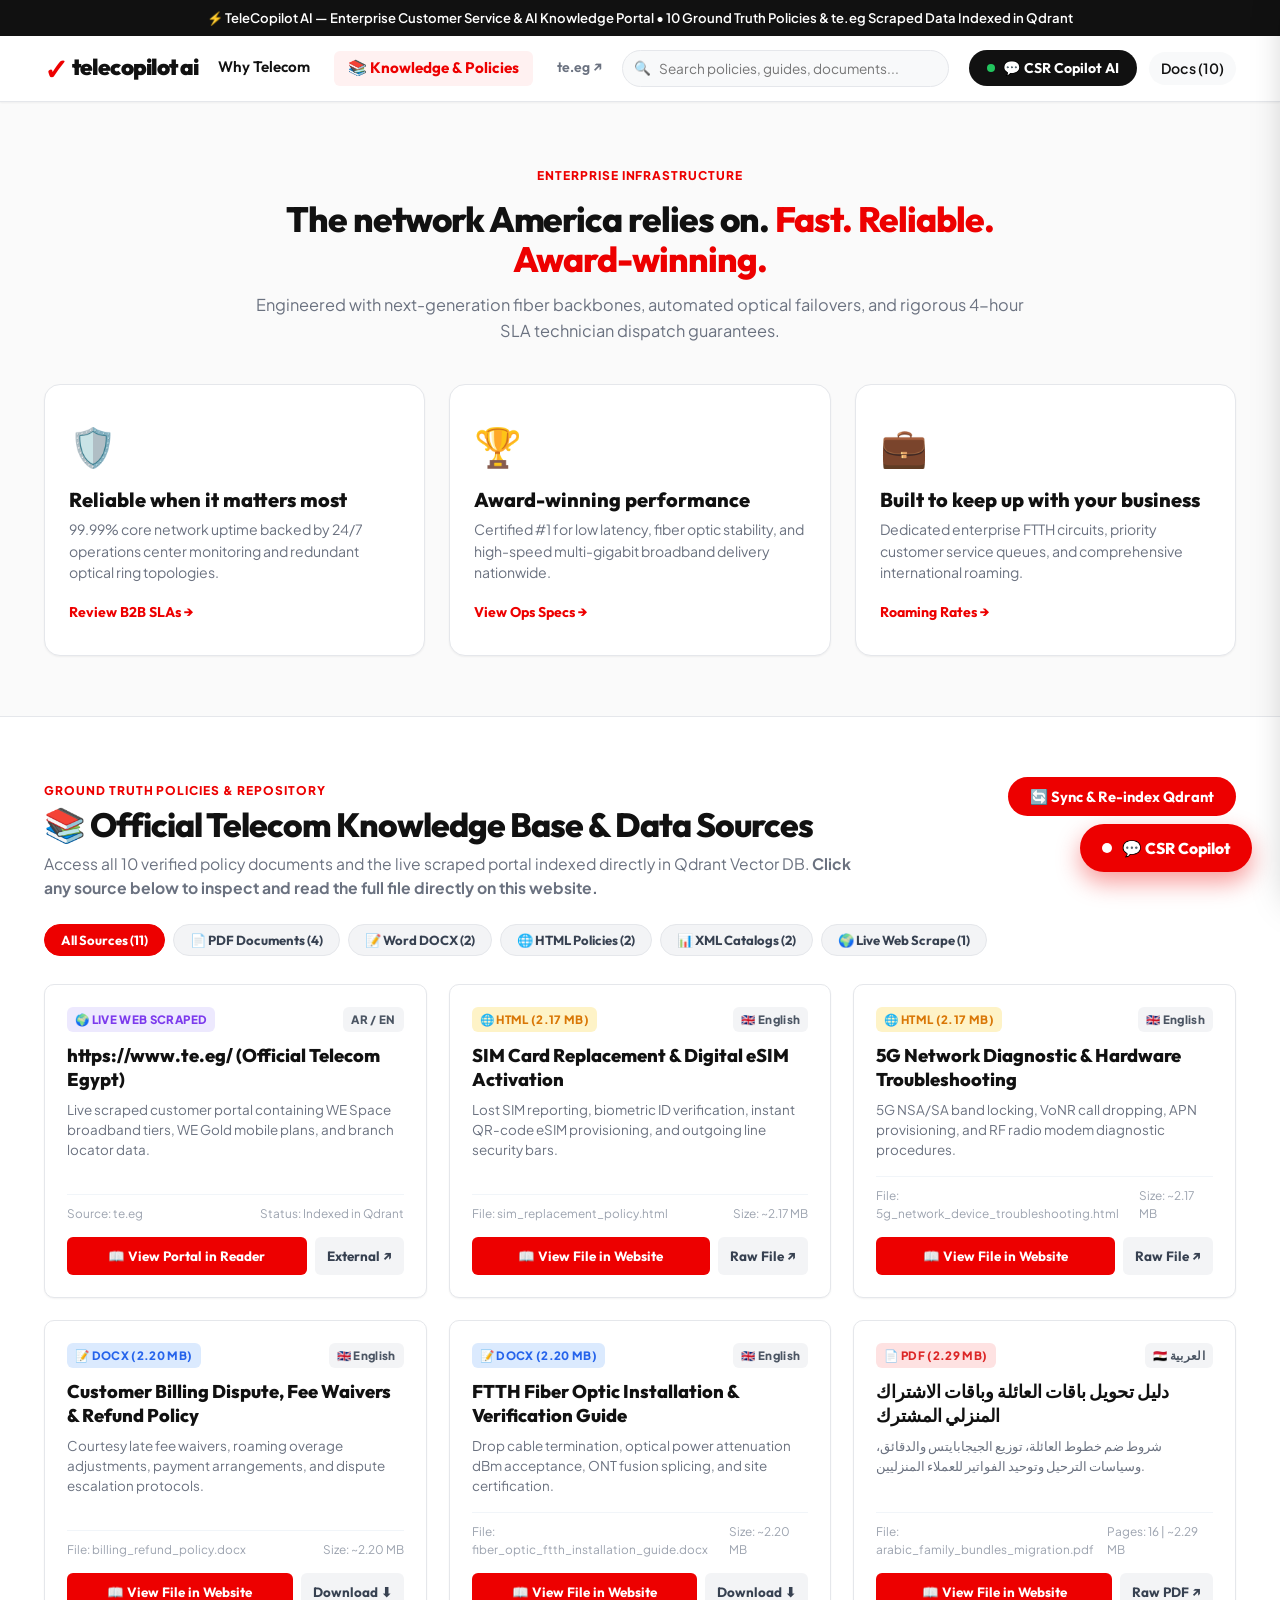
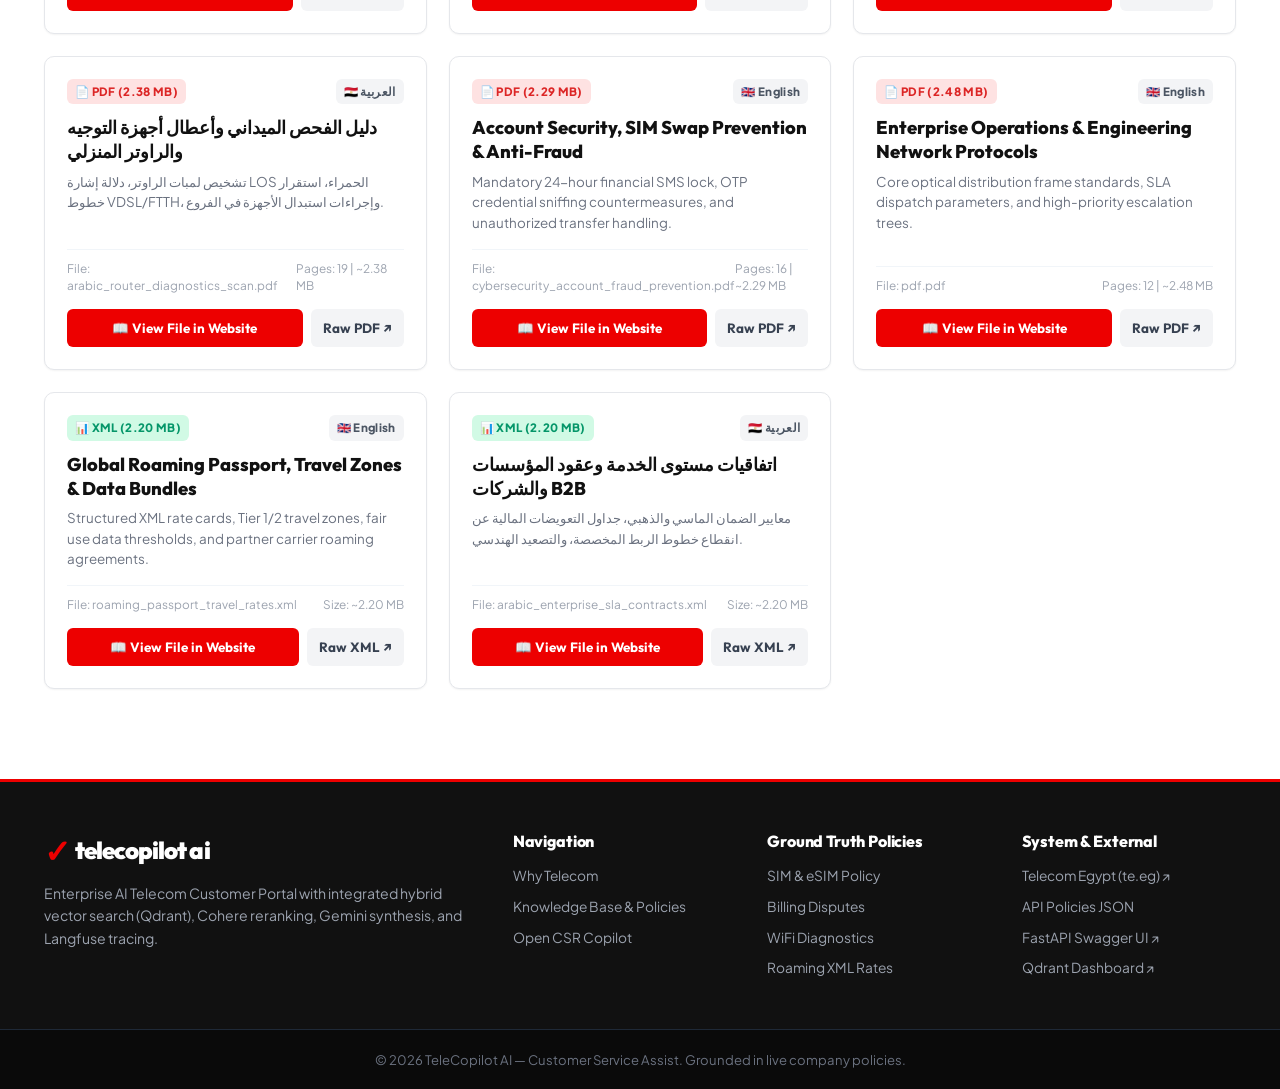
<file: static/index.html>
<!DOCTYPE html>
<html lang="en">
<head>
    <meta charset="UTF-8">
    <meta name="viewport" content="width=device-width, initial-scale=1.0">
    <title>TeleCopilot AI | Official Knowledge Base &amp; CSR Copilot</title>
    <link rel="preconnect" href="https://fonts.googleapis.com">
    <link rel="preconnect" href="https://fonts.gstatic.com" crossorigin>
    <link href="https://fonts.googleapis.com/css2?family=Outfit:wght@300;400;500;600;700;800;900&family=Plus+Jakarta+Sans:wght@300;400;500;600;700;800&display=swap" rel="stylesheet">
    <link rel="stylesheet" href="css/style.css">
</head>
<body>

    <!-- TOP ANNOUNCEMENT BAR -->
    <div class="top-announcement">
        <span>⚡ TeleCopilot AI — Enterprise Customer Service &amp; AI Knowledge Portal • 10 Ground Truth Policies &amp; te.eg Scraped Data Indexed in Qdrant</span>
    </div>

    <!-- MAIN NAVBAR -->
    <header class="main-header">
        <div class="header-container">
            <!-- Brand Logo -->
            <a href="#" class="brand-logo">
                <span class="logo-tick">✓</span>
                <span class="logo-name">TeleCopilot AI</span>
            </a>

            <!-- Nav Links: Only Why Telecom, Knowledge & Policies, and te.eg -->
            <nav class="nav-menu">
                <a href="#network" class="nav-item">Why Telecom</a>
                <a href="#policies" class="nav-item highlight">📚 Knowledge & Policies</a>
                <a href="https://www.te.eg/" target="_blank" class="nav-item ext">te.eg ↗</a>
            </nav>

            <!-- Search Bar -->
            <div class="search-container">
                <span class="search-icon">🔍</span>
                <input type="text" id="globalSearch" placeholder="Search policies, guides, documents..." oninput="handleGlobalSearch(this.value)">
            </div>

            <!-- Right Actions -->
            <div class="header-actions">
                <button class="btn btn-copilot" onclick="toggleChatbot()">
                    <span class="copilot-pulse"></span>
                    <span>💬 CSR Copilot AI</span>
                </button>
                <a href="#policies" class="user-link">Docs (10)</a>
            </div>
        </div>
    </header>

    <!-- SECTION 1: TRUST & WHY TELECOM -->
    <section id="network" class="section-network">
        <div class="section-container">
            <div class="network-header">
                <span class="section-eyebrow">ENTERPRISE INFRASTRUCTURE</span>
                <h2>The network America relies on. <span class="text-red">Fast. Reliable. Award-winning.</span></h2>
                <p>Engineered with next-generation fiber backbones, automated optical failovers, and rigorous 4-hour SLA technician dispatch guarantees.</p>
            </div>

            <div class="network-grid">
                <div class="network-pill">
                    <div class="pill-icon">🛡️</div>
                    <h4>Reliable when it matters most</h4>
                    <p>99.99% core network uptime backed by 24/7 operations center monitoring and redundant optical ring topologies.</p>
                    <a href="javascript:void(0)" onclick="openDocumentViewer('arabic_enterprise_sla_contracts.xml')">Review B2B SLAs &rarr;</a>
                </div>

                <div class="network-pill">
                    <div class="pill-icon">🏆</div>
                    <h4>Award-winning performance</h4>
                    <p>Certified #1 for low latency, fiber optic stability, and high-speed multi-gigabit broadband delivery nationwide.</p>
                    <a href="javascript:void(0)" onclick="openDocumentViewer('pdf.pdf')">View Ops Specs &rarr;</a>
                </div>

                <div class="network-pill">
                    <div class="pill-icon">💼</div>
                    <h4>Built to keep up with your business</h4>
                    <p>Dedicated enterprise FTTH circuits, priority customer service queues, and comprehensive international roaming.</p>
                    <a href="javascript:void(0)" onclick="openDocumentViewer('roaming_passport_travel_rates.xml')">Roaming Rates &rarr;</a>
                </div>
            </div>
        </div>
    </section>

    <!-- SECTION 2: OFFICIAL DATA SOURCES & POLICY REPOSITORY -->
    <!-- Every card opens the file directly within the website in an in-page document viewer! -->
    <section id="policies" class="section-policies">
        <div class="section-container">
            <div class="policies-header">
                <div class="policies-title-wrap">
                    <span class="section-eyebrow">GROUND TRUTH POLICIES & REPOSITORY</span>
                    <h2>📚 Official Telecom Knowledge Base & Data Sources</h2>
                    <p>Access all 10 verified policy documents and the live scraped portal indexed directly in Qdrant Vector DB. <strong>Click any source below to inspect and read the full file directly on this website.</strong></p>
                </div>
                <div class="policies-controls">
                    <button class="btn btn-primary" onclick="runFullPipeline()">🔄 Sync & Re-index Qdrant</button>
                </div>
            </div>

            <!-- Format Filter Bar -->
            <div class="policy-format-filters">
                <button class="format-btn active" onclick="filterPolicyFormat('ALL', this)">All Sources (11)</button>
                <button class="format-btn" onclick="filterPolicyFormat('PDF', this)">📄 PDF Documents (4)</button>
                <button class="format-btn" onclick="filterPolicyFormat('DOCX', this)">📝 Word DOCX (2)</button>
                <button class="format-btn" onclick="filterPolicyFormat('HTML', this)">🌐 HTML Policies (2)</button>
                <button class="format-btn" onclick="filterPolicyFormat('XML', this)">📊 XML Catalogs (2)</button>
                <button class="format-btn" onclick="filterPolicyFormat('WEB', this)">🌍 Live Web Scrape (1)</button>
            </div>

            <!-- Policy Grid -->
            <div class="policy-cards-grid" id="policyGrid">
                <!-- Source 0: Live Web Scraped Portal -->
                <div class="policy-card" data-format="WEB" data-lang="AR/EN">
                    <div class="card-top">
                        <span class="badge badge-web">🌍 LIVE WEB SCRAPED</span>
                        <span class="badge badge-lang">AR / EN</span>
                    </div>
                    <h4>https://www.te.eg/ (Official Telecom Egypt)</h4>
                    <p>Live scraped customer portal containing WE Space broadband tiers, WE Gold mobile plans, and branch locator data.</p>
                    <div class="card-meta">
                        <span>Source: te.eg</span>
                        <span>Status: Indexed in Qdrant</span>
                    </div>
                    <div class="card-actions">
                        <button class="btn btn-view-doc" onclick="openDocumentViewer('https://www.te.eg/', 'Telecom Egypt Portal')">📖 View Portal in Reader</button>
                        <a href="https://www.te.eg/" target="_blank" class="btn btn-raw-link">External ↗</a>
                    </div>
                </div>

                <!-- Source 1: sim_replacement_policy.html -->
                <div class="policy-card" data-format="HTML" data-lang="EN">
                    <div class="card-top">
                        <span class="badge badge-html">🌐 HTML (2.17 MB)</span>
                        <span class="badge badge-lang">🇬🇧 English</span>
                    </div>
                    <h4>SIM Card Replacement & Digital eSIM Activation</h4>
                    <p>Lost SIM reporting, biometric ID verification, instant QR-code eSIM provisioning, and outgoing line security bars.</p>
                    <div class="card-meta">
                        <span>File: sim_replacement_policy.html</span>
                        <span>Size: ~2.17 MB</span>
                    </div>
                    <div class="card-actions">
                        <button class="btn btn-view-doc" onclick="openDocumentViewer('sim_replacement_policy.html')">📖 View File in Website</button>
                        <a href="/api/v1/files/raw/sim_replacement_policy.html" target="_blank" class="btn btn-raw-link">Raw File ↗</a>
                    </div>
                </div>

                <!-- Source 2: 5g_network_device_troubleshooting.html -->
                <div class="policy-card" data-format="HTML" data-lang="EN">
                    <div class="card-top">
                        <span class="badge badge-html">🌐 HTML (2.17 MB)</span>
                        <span class="badge badge-lang">🇬🇧 English</span>
                    </div>
                    <h4>5G Network Diagnostic & Hardware Troubleshooting</h4>
                    <p>5G NSA/SA band locking, VoNR call dropping, APN provisioning, and RF radio modem diagnostic procedures.</p>
                    <div class="card-meta">
                        <span>File: 5g_network_device_troubleshooting.html</span>
                        <span>Size: ~2.17 MB</span>
                    </div>
                    <div class="card-actions">
                        <button class="btn btn-view-doc" onclick="openDocumentViewer('5g_network_device_troubleshooting.html')">📖 View File in Website</button>
                        <a href="/api/v1/files/raw/5g_network_device_troubleshooting.html" target="_blank" class="btn btn-raw-link">Raw File ↗</a>
                    </div>
                </div>

                <!-- Source 3: billing_refund_policy.docx -->
                <div class="policy-card" data-format="DOCX" data-lang="EN">
                    <div class="card-top">
                        <span class="badge badge-docx">📝 DOCX (2.20 MB)</span>
                        <span class="badge badge-lang">🇬🇧 English</span>
                    </div>
                    <h4>Customer Billing Dispute, Fee Waivers & Refund Policy</h4>
                    <p>Courtesy late fee waivers, roaming overage adjustments, payment arrangements, and dispute escalation protocols.</p>
                    <div class="card-meta">
                        <span>File: billing_refund_policy.docx</span>
                        <span>Size: ~2.20 MB</span>
                    </div>
                    <div class="card-actions">
                        <button class="btn btn-view-doc" onclick="openDocumentViewer('billing_refund_policy.docx')">📖 View File in Website</button>
                        <a href="/api/v1/files/raw/billing_refund_policy.docx" download class="btn btn-raw-link">Download ⬇</a>
                    </div>
                </div>

                <!-- Source 4: fiber_optic_ftth_installation_guide.docx -->
                <div class="policy-card" data-format="DOCX" data-lang="EN">
                    <div class="card-top">
                        <span class="badge badge-docx">📝 DOCX (2.20 MB)</span>
                        <span class="badge badge-lang">🇬🇧 English</span>
                    </div>
                    <h4>FTTH Fiber Optic Installation & Verification Guide</h4>
                    <p>Drop cable termination, optical power attenuation dBm acceptance, ONT fusion splicing, and site certification.</p>
                    <div class="card-meta">
                        <span>File: fiber_optic_ftth_installation_guide.docx</span>
                        <span>Size: ~2.20 MB</span>
                    </div>
                    <div class="card-actions">
                        <button class="btn btn-view-doc" onclick="openDocumentViewer('fiber_optic_ftth_installation_guide.docx')">📖 View File in Website</button>
                        <a href="/api/v1/files/raw/fiber_optic_ftth_installation_guide.docx" download class="btn btn-raw-link">Download ⬇</a>
                    </div>
                </div>

                <!-- Source 5: arabic_family_bundles_migration.pdf -->
                <div class="policy-card" data-format="PDF" data-lang="AR">
                    <div class="card-top">
                        <span class="badge badge-pdf">📄 PDF (2.29 MB)</span>
                        <span class="badge badge-lang">🇪🇬 العربية</span>
                    </div>
                    <h4>دليل تحويل باقات العائلة وباقات الاشتراك المنزلي المشترك</h4>
                    <p>شروط ضم خطوط العائلة، توزيع الجيجابايتس والدقائق، وسياسات الترحيل وتوحيد الفواتير للعملاء المنزليين.</p>
                    <div class="card-meta">
                        <span>File: arabic_family_bundles_migration.pdf</span>
                        <span>Pages: 16 | ~2.29 MB</span>
                    </div>
                    <div class="card-actions">
                        <button class="btn btn-view-doc" onclick="openDocumentViewer('arabic_family_bundles_migration.pdf')">📖 View File in Website</button>
                        <a href="/api/v1/files/raw/arabic_family_bundles_migration.pdf" target="_blank" class="btn btn-raw-link">Raw PDF ↗</a>
                    </div>
                </div>

                <!-- Source 6: arabic_router_diagnostics_scan.pdf -->
                <div class="policy-card" data-format="PDF" data-lang="AR">
                    <div class="card-top">
                        <span class="badge badge-pdf">📄 PDF (2.38 MB)</span>
                        <span class="badge badge-lang">🇪🇬 العربية</span>
                    </div>
                    <h4>دليل الفحص الميداني وأعطال أجهزة التوجيه والراوتر المنزلي</h4>
                    <p>تشخيص لمبات الراوتر، دلالة إشارة LOS الحمراء، استقرار خطوط VDSL/FTTH، وإجراءات استبدال الأجهزة في الفروع.</p>
                    <div class="card-meta">
                        <span>File: arabic_router_diagnostics_scan.pdf</span>
                        <span>Pages: 19 | ~2.38 MB</span>
                    </div>
                    <div class="card-actions">
                        <button class="btn btn-view-doc" onclick="openDocumentViewer('arabic_router_diagnostics_scan.pdf')">📖 View File in Website</button>
                        <a href="/api/v1/files/raw/arabic_router_diagnostics_scan.pdf" target="_blank" class="btn btn-raw-link">Raw PDF ↗</a>
                    </div>
                </div>

                <!-- Source 7: cybersecurity_account_fraud_prevention.pdf -->
                <div class="policy-card" data-format="PDF" data-lang="EN">
                    <div class="card-top">
                        <span class="badge badge-pdf">📄 PDF (2.29 MB)</span>
                        <span class="badge badge-lang">🇬🇧 English</span>
                    </div>
                    <h4>Account Security, SIM Swap Prevention & Anti-Fraud</h4>
                    <p>Mandatory 24-hour financial SMS lock, OTP credential sniffing countermeasures, and unauthorized transfer handling.</p>
                    <div class="card-meta">
                        <span>File: cybersecurity_account_fraud_prevention.pdf</span>
                        <span>Pages: 16 | ~2.29 MB</span>
                    </div>
                    <div class="card-actions">
                        <button class="btn btn-view-doc" onclick="openDocumentViewer('cybersecurity_account_fraud_prevention.pdf')">📖 View File in Website</button>
                        <a href="/api/v1/files/raw/cybersecurity_account_fraud_prevention.pdf" target="_blank" class="btn btn-raw-link">Raw PDF ↗</a>
                    </div>
                </div>

                <!-- Source 8: pdf.pdf -->
                <div class="policy-card" data-format="PDF" data-lang="EN">
                    <div class="card-top">
                        <span class="badge badge-pdf">📄 PDF (2.48 MB)</span>
                        <span class="badge badge-lang">🇬🇧 English</span>
                    </div>
                    <h4>Enterprise Operations & Engineering Network Protocols</h4>
                    <p>Core optical distribution frame standards, SLA dispatch parameters, and high-priority escalation trees.</p>
                    <div class="card-meta">
                        <span>File: pdf.pdf</span>
                        <span>Pages: 12 | ~2.48 MB</span>
                    </div>
                    <div class="card-actions">
                        <button class="btn btn-view-doc" onclick="openDocumentViewer('pdf.pdf')">📖 View File in Website</button>
                        <a href="/api/v1/files/raw/pdf.pdf" target="_blank" class="btn btn-raw-link">Raw PDF ↗</a>
                    </div>
                </div>

                <!-- Source 9: roaming_passport_travel_rates.xml -->
                <div class="policy-card" data-format="XML" data-lang="EN">
                    <div class="card-top">
                        <span class="badge badge-xml">📊 XML (2.20 MB)</span>
                        <span class="badge badge-lang">🇬🇧 English</span>
                    </div>
                    <h4>Global Roaming Passport, Travel Zones & Data Bundles</h4>
                    <p>Structured XML rate cards, Tier 1/2 travel zones, fair use data thresholds, and partner carrier roaming agreements.</p>
                    <div class="card-meta">
                        <span>File: roaming_passport_travel_rates.xml</span>
                        <span>Size: ~2.20 MB</span>
                    </div>
                    <div class="card-actions">
                        <button class="btn btn-view-doc" onclick="openDocumentViewer('roaming_passport_travel_rates.xml')">📖 View File in Website</button>
                        <a href="/api/v1/files/raw/roaming_passport_travel_rates.xml" target="_blank" class="btn btn-raw-link">Raw XML ↗</a>
                    </div>
                </div>

                <!-- Source 10: arabic_enterprise_sla_contracts.xml -->
                <div class="policy-card" data-format="XML" data-lang="AR">
                    <div class="card-top">
                        <span class="badge badge-xml">📊 XML (2.20 MB)</span>
                        <span class="badge badge-lang">🇪🇬 العربية</span>
                    </div>
                    <h4>اتفاقيات مستوى الخدمة وعقود المؤسسات والشركات B2B</h4>
                    <p>معايير الضمان الماسي والذهبي، جداول التعويضات المالية عن انقطاع خطوط الربط المخصصة، والتصعيد الهندسي.</p>
                    <div class="card-meta">
                        <span>File: arabic_enterprise_sla_contracts.xml</span>
                        <span>Size: ~2.20 MB</span>
                    </div>
                    <div class="card-actions">
                        <button class="btn btn-view-doc" onclick="openDocumentViewer('arabic_enterprise_sla_contracts.xml')">📖 View File in Website</button>
                        <a href="/api/v1/files/raw/arabic_enterprise_sla_contracts.xml" target="_blank" class="btn btn-raw-link">Raw XML ↗</a>
                    </div>
                </div>
            </div>
        </div>
    </section>

    <!-- IN-PAGE DOCUMENT VIEWER MODAL (OPENS ALL DATA SOURCES ON THE WEBSITE ITSELF) -->
    <div class="doc-modal-backdrop" id="docModalBackdrop" onclick="closeDocumentViewer(event)">
        <div class="doc-modal-window" id="docModalWindow" onclick="event.stopPropagation()">
            <div class="doc-modal-header">
                <div class="modal-file-info">
                    <span class="modal-icon" id="modalFileIcon">📄</span>
                    <div>
                        <h3 id="modalFileTitle">Document Viewer</h3>
                        <small id="modalFileMeta">Official Telecom Ground Truth Source</small>
                    </div>
                </div>
                <div class="modal-actions">
                    <button class="btn btn-icon" title="Toggle Fullscreen" onclick="toggleModalFullscreen()">🗖</button>
                    <a id="modalRawLink" href="#" target="_blank" class="btn btn-icon" title="Open in New Tab">↗</a>
                    <button class="btn btn-close-modal" title="Close Viewer" onclick="closeDocumentViewer()">✕</button>
                </div>
            </div>
            <div class="doc-modal-body">
                <div class="modal-loader" id="modalLoader">
                    <div class="spinner"></div>
                    <p>Loading document directly from server...</p>
                </div>
                <iframe id="docFrame" class="doc-frame" onload="handleFrameLoaded()"></iframe>
            </div>
        </div>
    </div>

    <!-- CSR AGENT ASSIST COPILOT DRAWER -->
    <div class="chat-widget" id="chatWidget">
        <div class="chat-header">
            <div class="header-title">
                <span class="header-icon">🤖</span>
                <div>
                    <h3>CSR Agent Copilot</h3>
                    <small>Grounded in 10 Indexed Policies & te.eg Web Scrape</small>
                </div>
            </div>
            <button class="close-btn" onclick="toggleChatbot()">✕</button>
        </div>

        <div class="chat-body">
            <!-- Quick Test Scenarios -->
            <div class="scenarios-label">⚡ Quick Test Scenarios:</div>
            <div class="quick-scenarios">
                <button onclick="loadScenario('sim')">📱 Lost SIM</button>
                <button onclick="loadScenario('wifi')">🌐 WiFi Red Light</button>
                <button onclick="loadScenario('billing')">💳 Fee Waiver</button>
                <button onclick="loadScenario('roaming')">🌍 Roaming XML</button>
                <button onclick="loadScenario('ftth')">🛠️ FTTH Drop</button>
                <button onclick="loadScenario('sla_b2b')">🏢 B2B SLA</button>
                <button onclick="loadScenario('fraud')">🛡️ Anti-Fraud</button>
                <button onclick="loadScenario('router_ar')">📡 Router Scan</button>
                <button onclick="loadScenario('te_eg')">⚡ WE Egypt</button>
            </div>

            <div class="chat-input-box">
                <label for="customerQuery">Customer Problem Query:</label>
                <textarea id="customerQuery" rows="3" placeholder="Enter customer inquiry (e.g. My router has a red LOS light and my fiber internet is down)..."></textarea>
                <button id="solveBtn" class="btn btn-red btn-block" onclick="solveProblem()">✨ Solve & Generate Reply</button>
            </div>

            <div id="solutionBody" class="solution-container">
                <div class="empty-state">
                    <p>Enter a query above or click a scenario to generate a verified CSR reply with interactive source citations.</p>
                </div>
            </div>
        </div>
    </div>

    <!-- FLOATING CHAT BUTTON -->
    <button class="floating-chat-toggle" onclick="toggleChatbot()">
        <span class="floating-pulse"></span>
        <span>💬 CSR Copilot</span>
    </button>

    <!-- FOOTER -->
    <footer class="main-footer">
        <div class="section-container footer-content">
            <div class="footer-col">
                <div class="footer-brand">
                    <span class="logo-tick">✓</span>
                    <span class="logo-name">TeleCopilot AI</span>
                </div>
                <p>Enterprise AI Telecom Customer Portal with integrated hybrid vector search (Qdrant), Cohere reranking, Gemini synthesis, and Langfuse tracing.</p>
            </div>
            <div class="footer-col">
                <h5>Navigation</h5>
                <a href="#network">Why Telecom</a>
                <a href="#policies">Knowledge Base & Policies</a>
                <a href="javascript:void(0)" onclick="toggleChatbot()">Open CSR Copilot</a>
            </div>
            <div class="footer-col">
                <h5>Ground Truth Policies</h5>
                <a href="javascript:void(0)" onclick="openDocumentViewer('sim_replacement_policy.html')">SIM & eSIM Policy</a>
                <a href="javascript:void(0)" onclick="openDocumentViewer('billing_refund_policy.docx')">Billing Disputes</a>
                <a href="javascript:void(0)" onclick="openDocumentViewer('arabic_router_diagnostics_scan.pdf')">WiFi Diagnostics</a>
                <a href="javascript:void(0)" onclick="openDocumentViewer('roaming_passport_travel_rates.xml')">Roaming XML Rates</a>
            </div>
            <div class="footer-col">
                <h5>System & External</h5>
                <a href="https://www.te.eg/" target="_blank">Telecom Egypt (te.eg) ↗</a>
                <a href="/api/v1/policies" target="_blank">API Policies JSON</a>
                <a href="/docs" target="_blank">FastAPI Swagger UI ↗</a>
                <a href="http://localhost:6333/dashboard" target="_blank">Qdrant Dashboard ↗</a>
            </div>
        </div>
        <div class="footer-bottom">
            <div class="section-container">
                <p>&copy; 2026 TeleCopilot AI — Customer Service Assist. Grounded in live company policies.</p>
            </div>
        </div>
    </footer>

    <script src="js/agent_assist.js?v=2"></script>
</body>
</html>
</file>
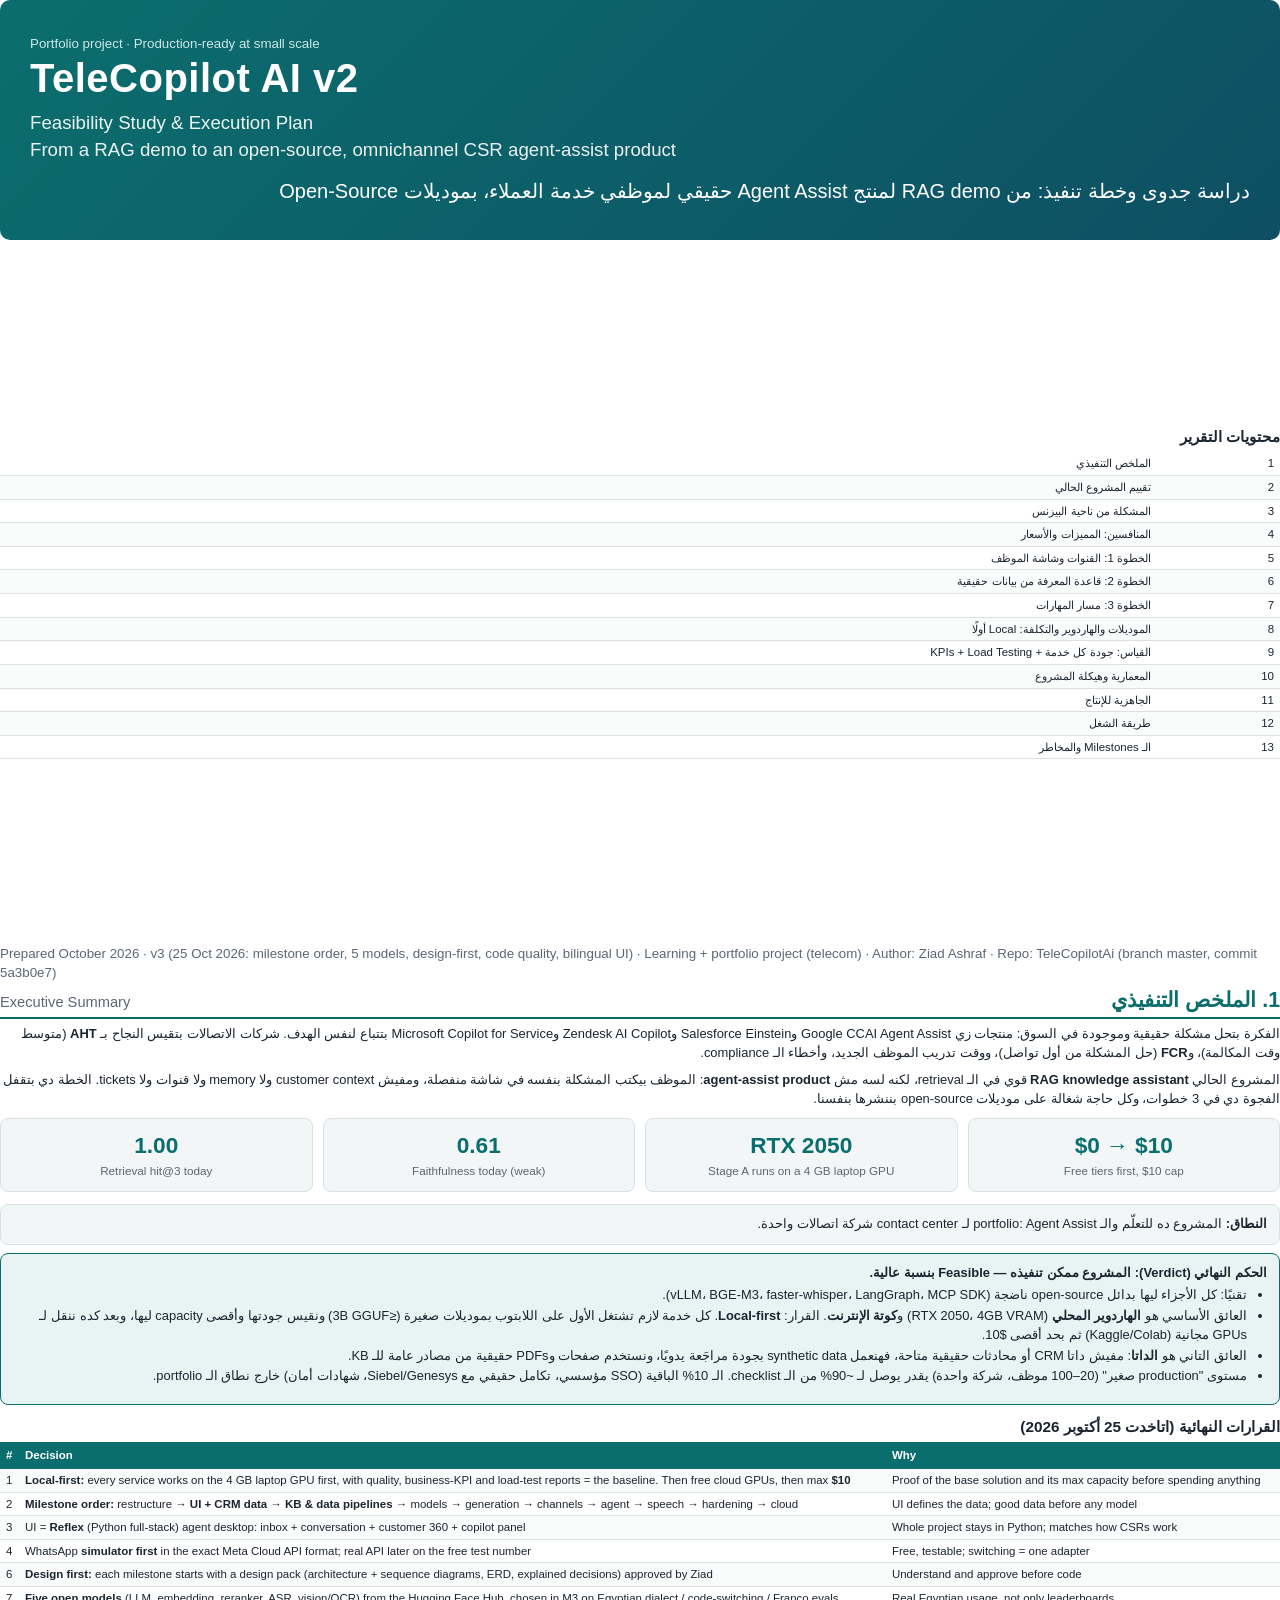
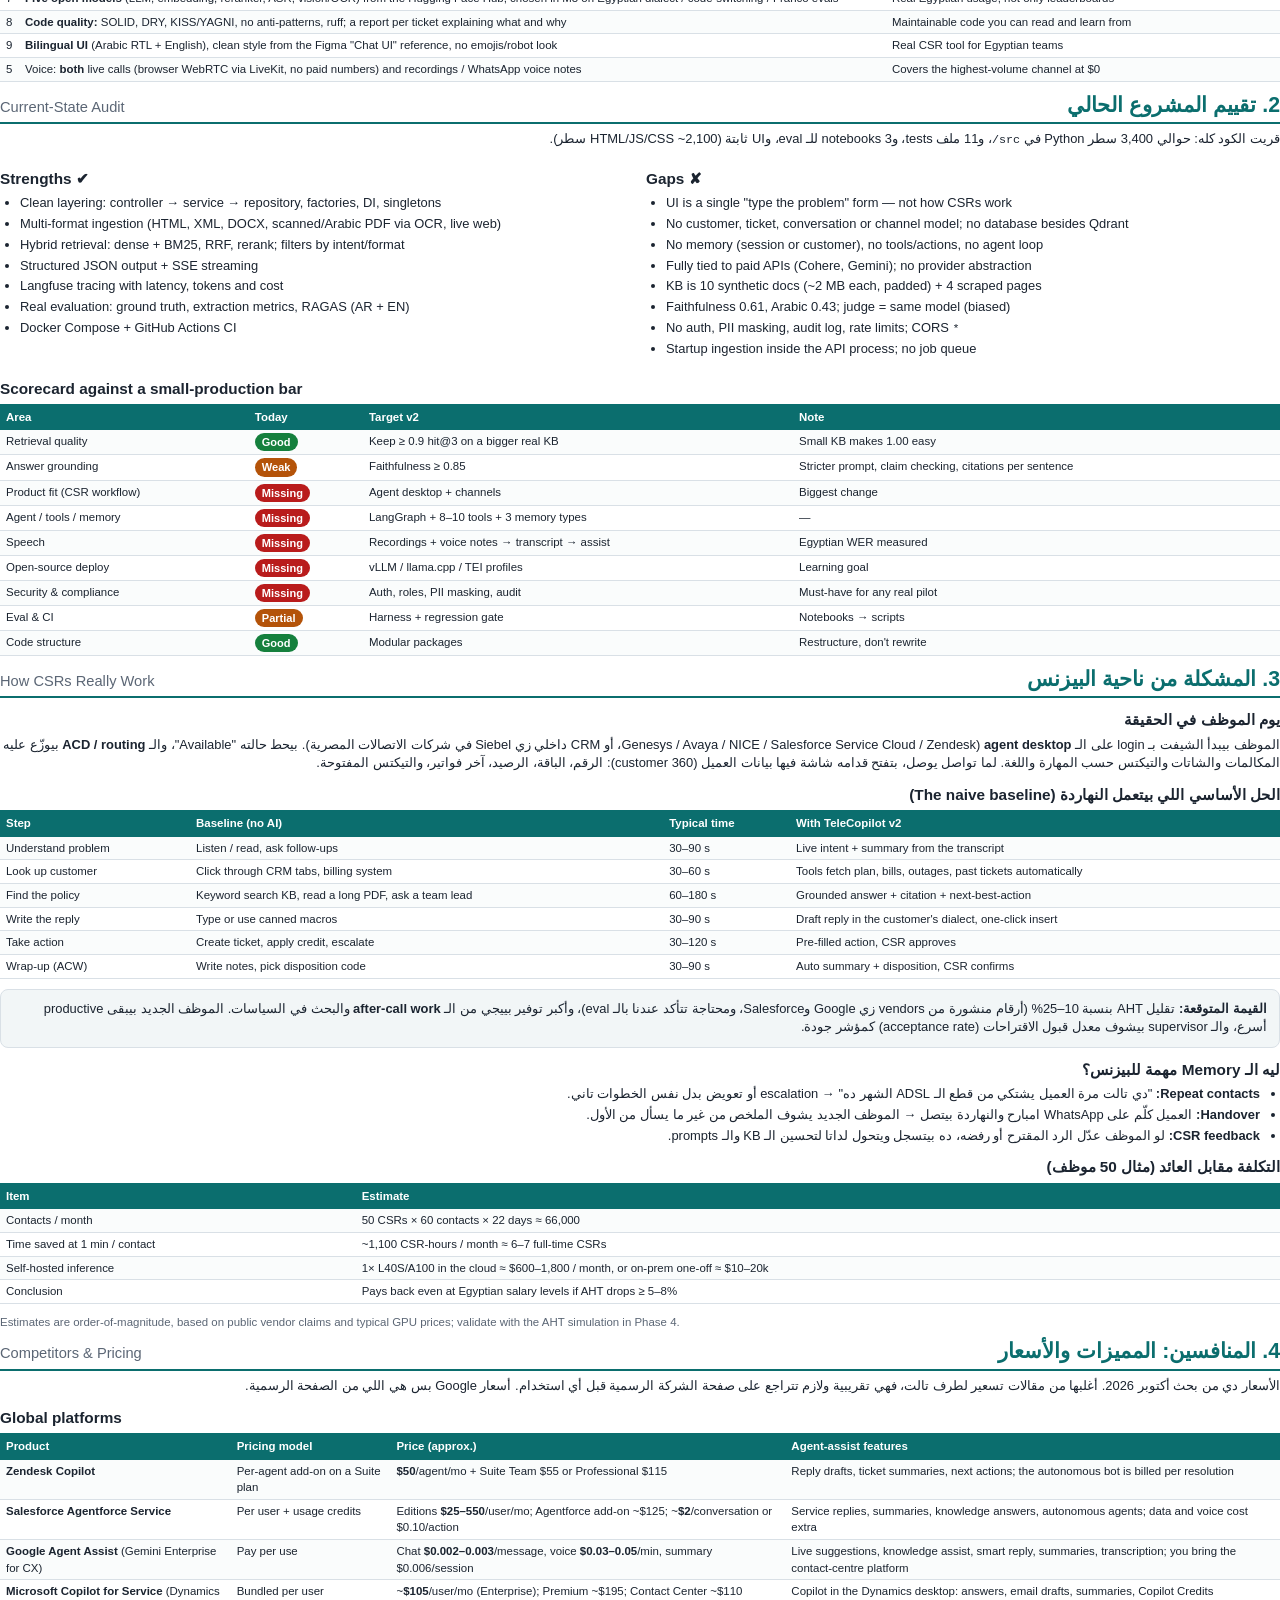
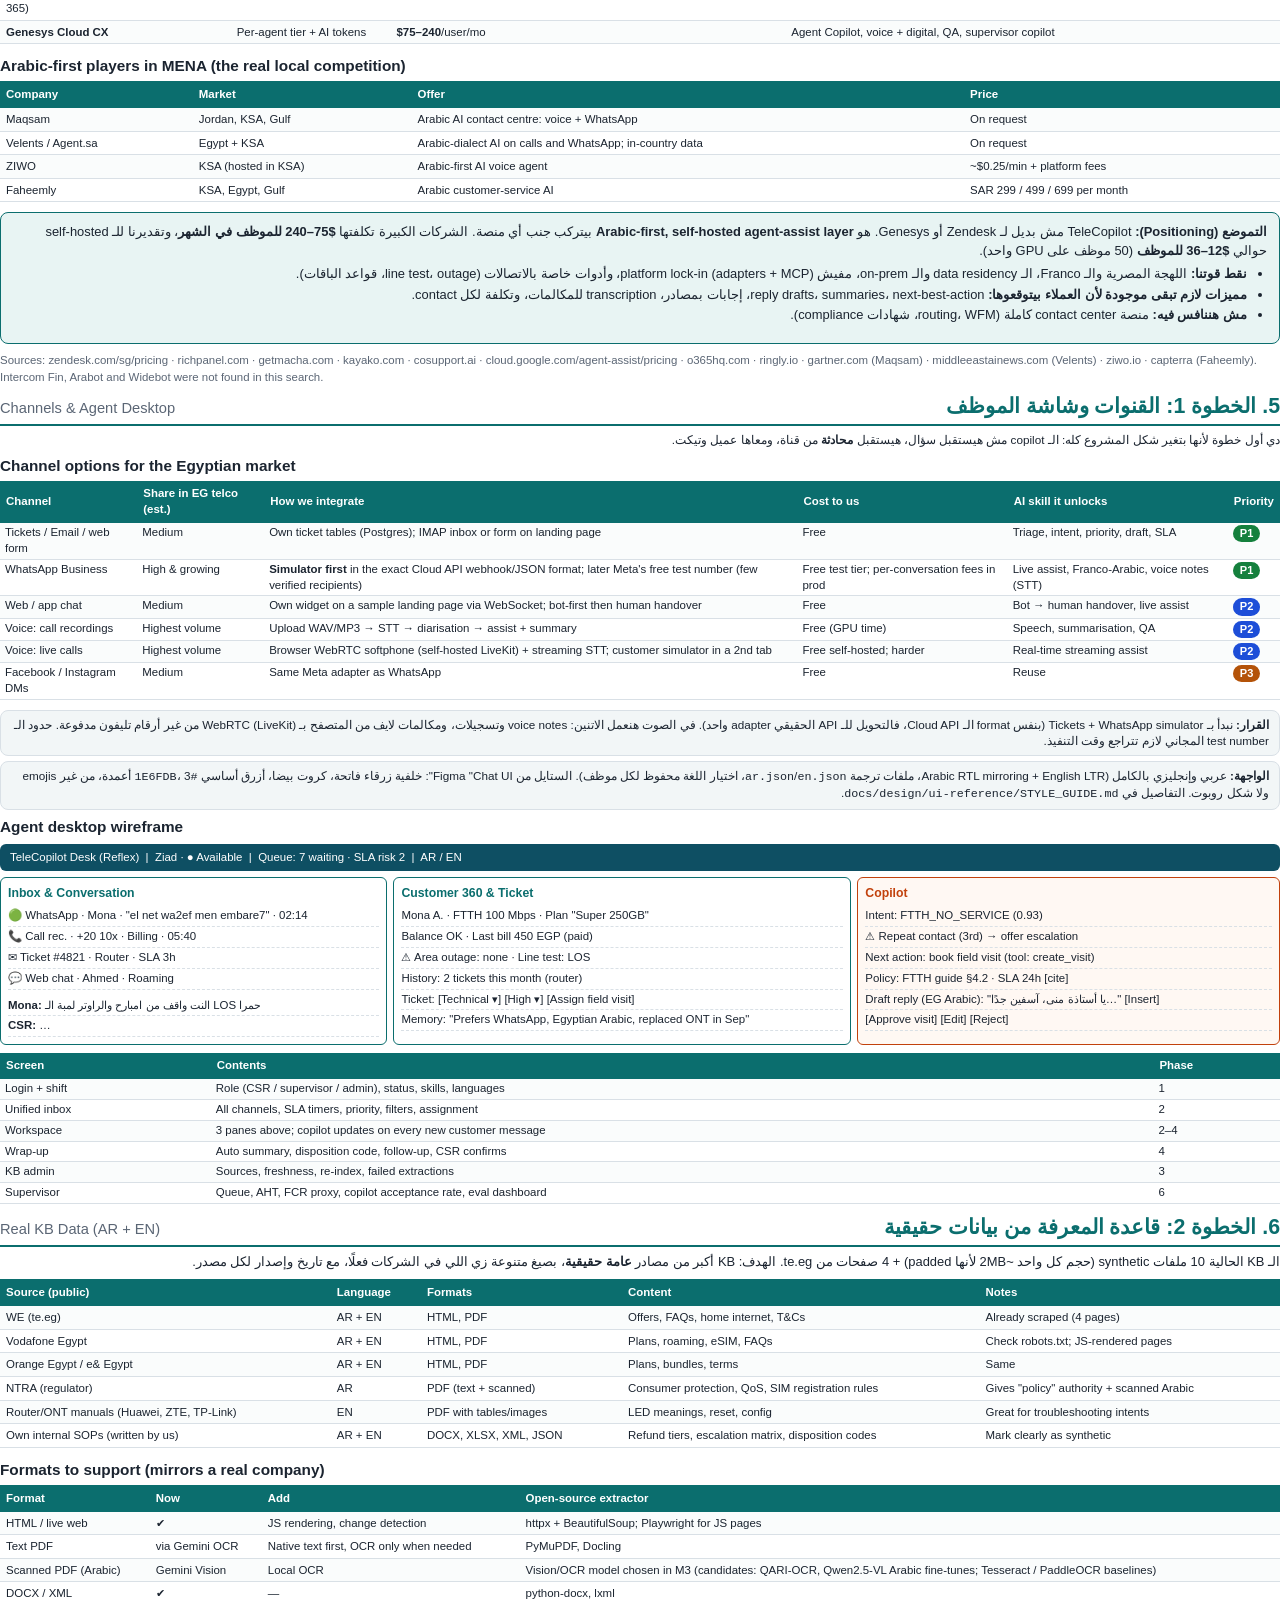
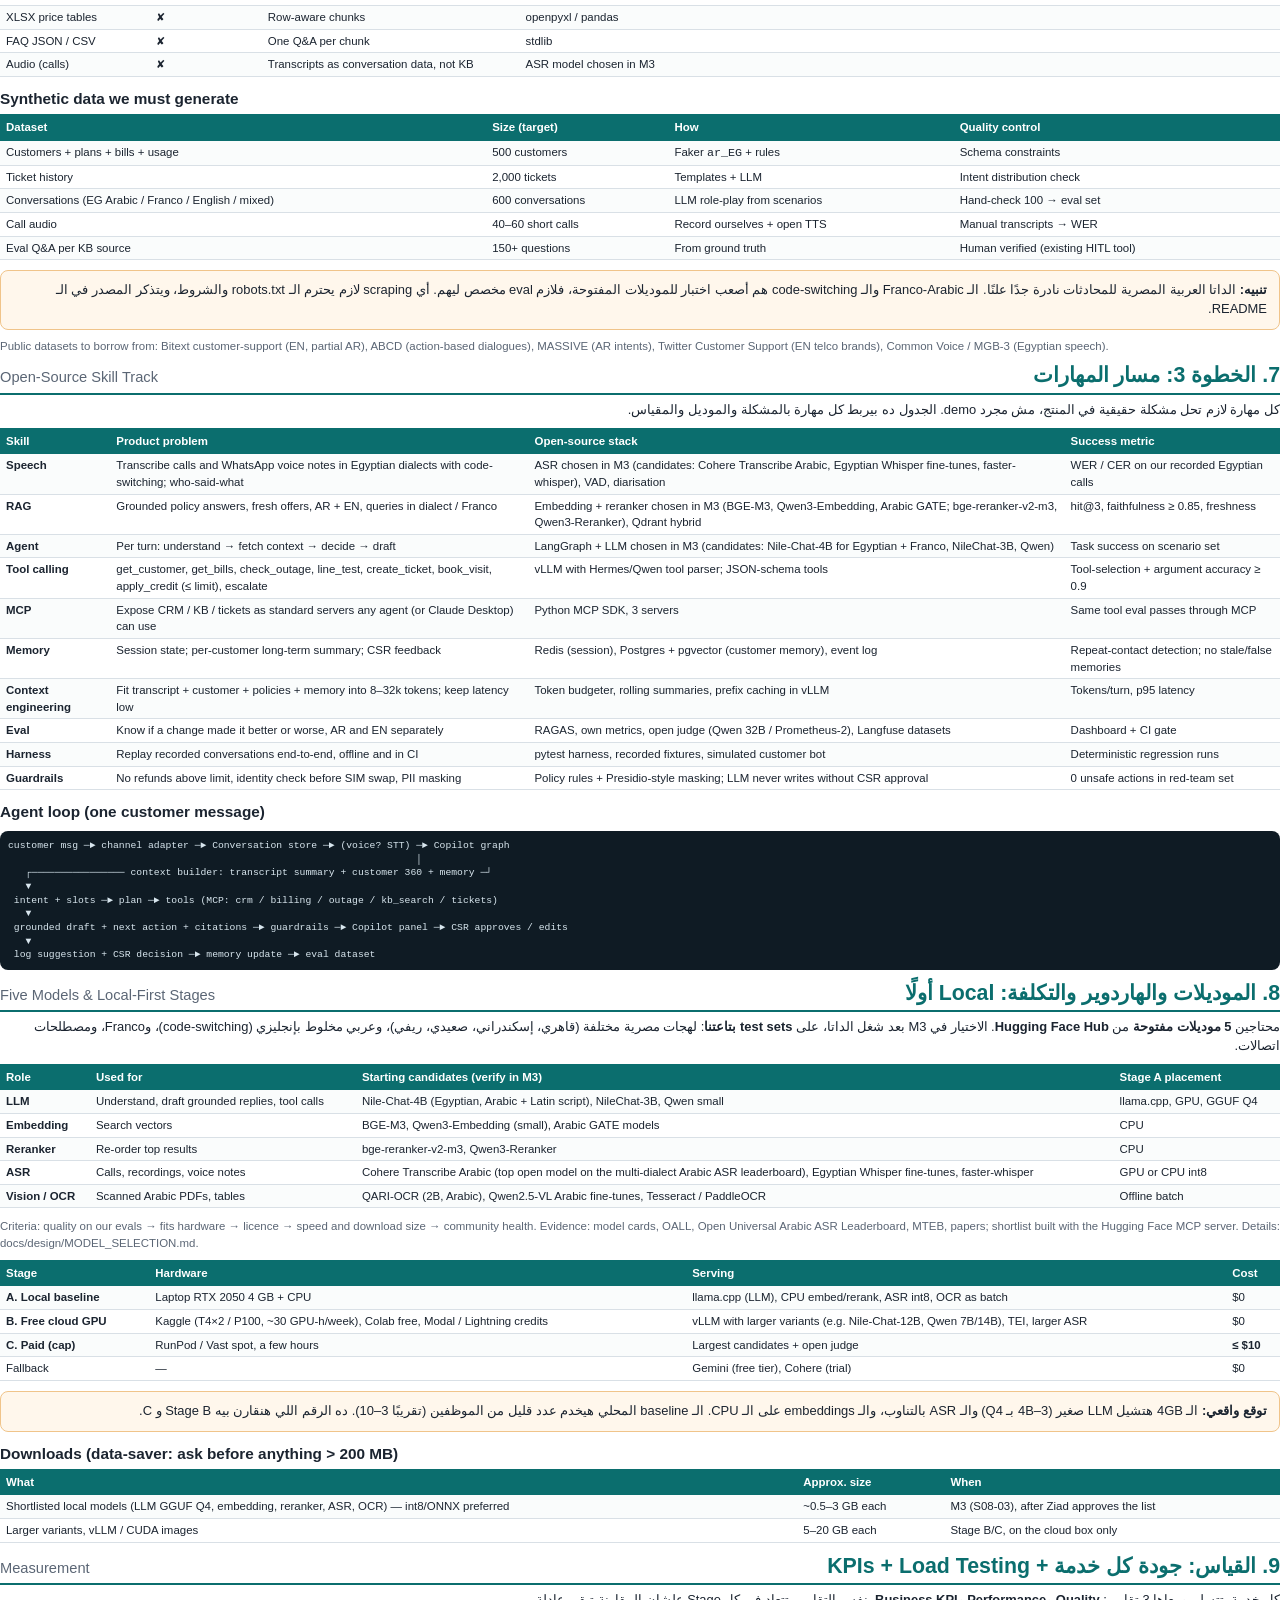
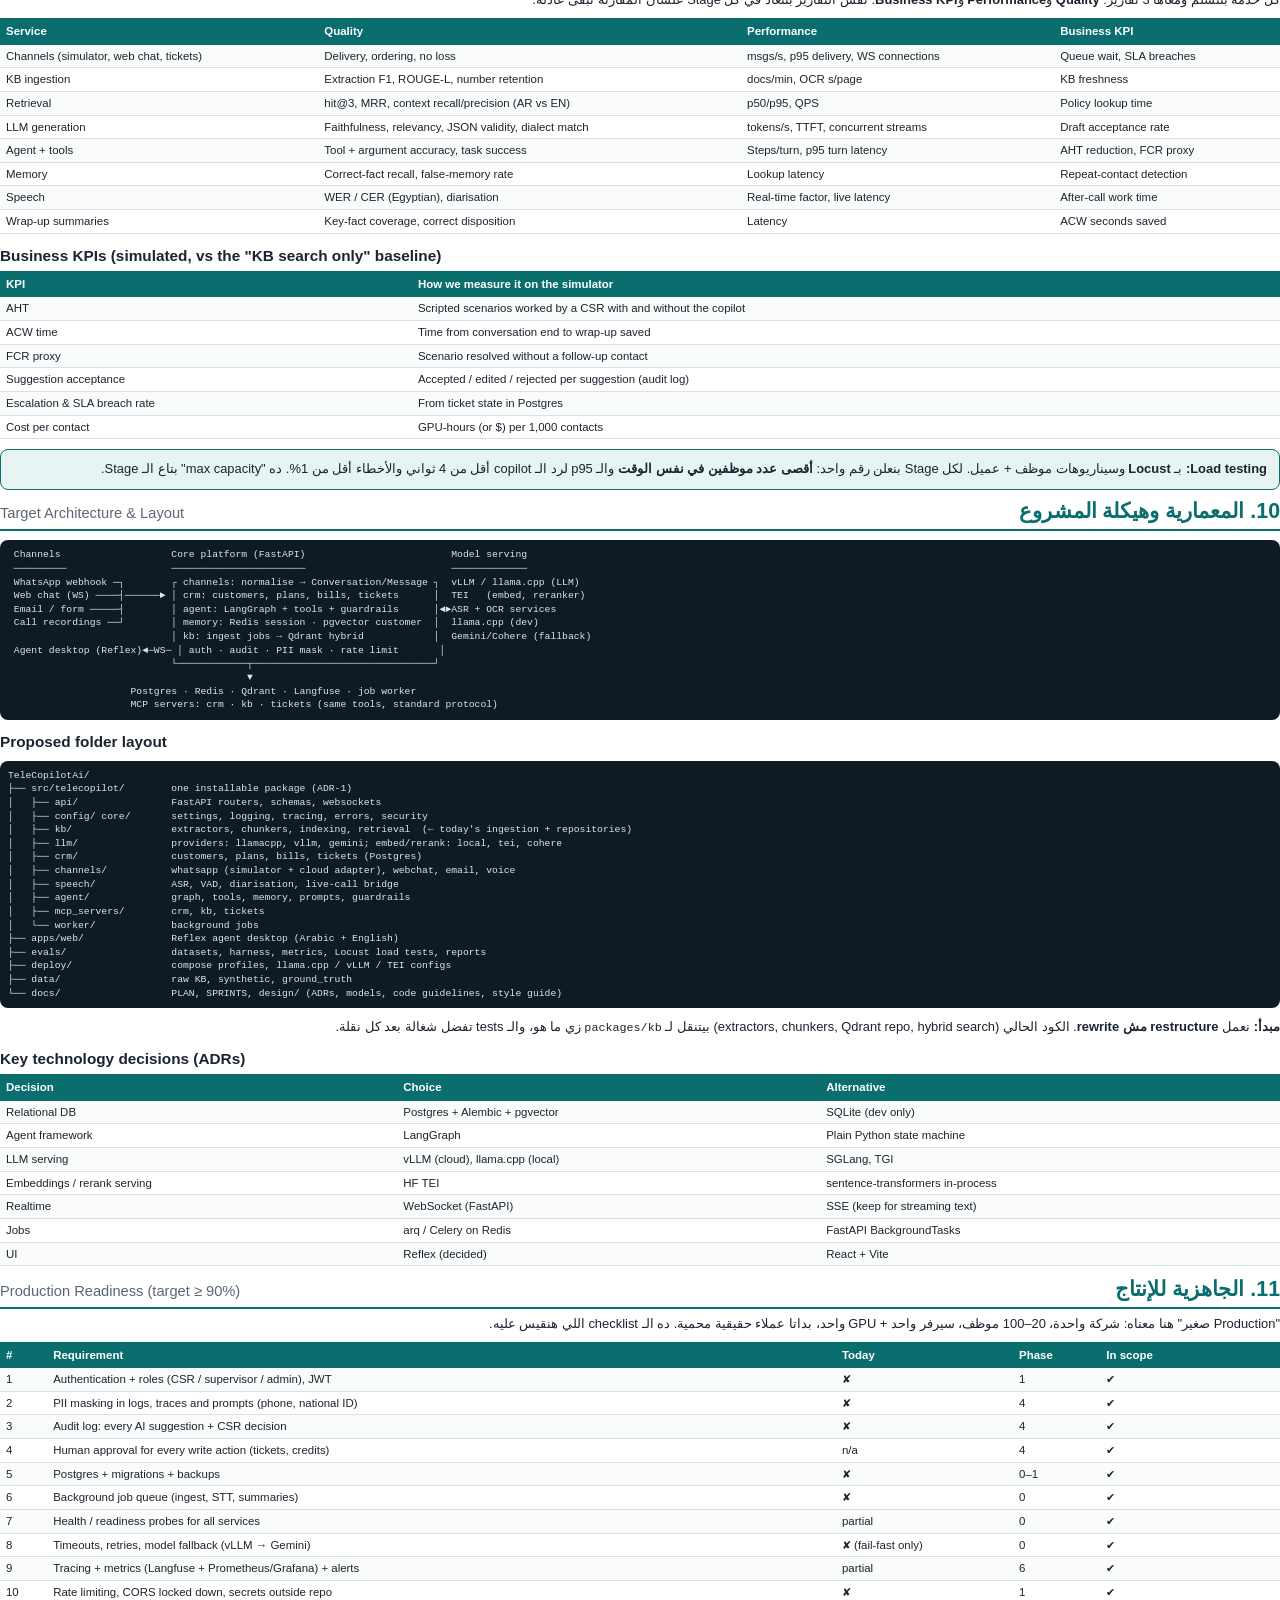
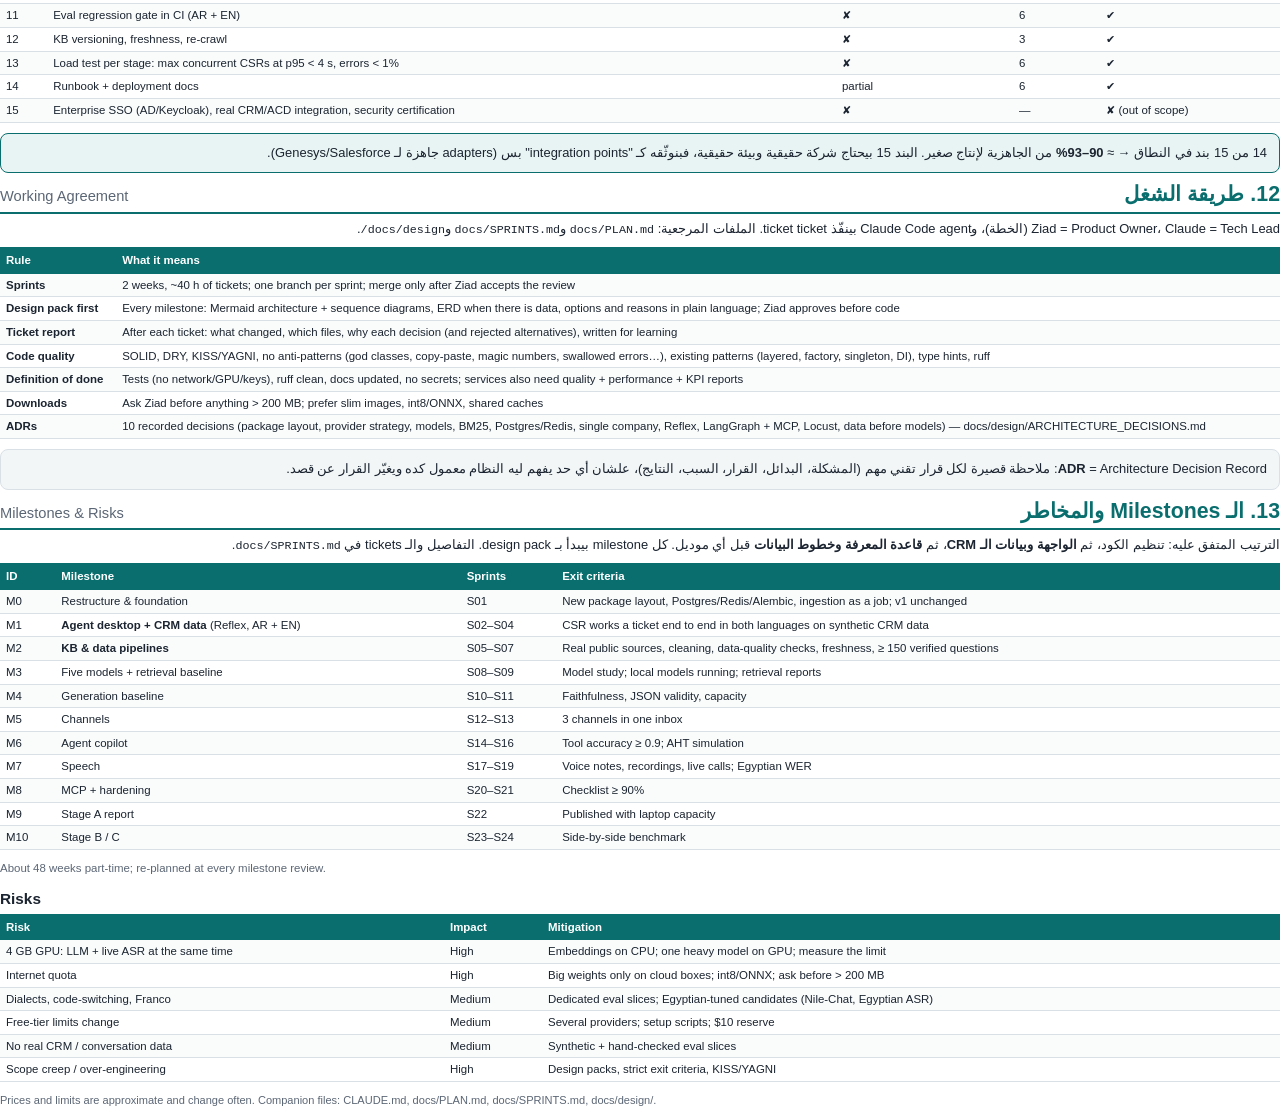
<file: docs/TeleCopilot_v2_Feasibility.html>
<!doctype html>
<html lang="ar">
<head>
<meta charset="utf-8">
<title>TeleCopilot v2 Feasibility</title>
<style>
@page { size: A4; margin: 13mm 13mm 13mm 13mm; }
:root { --ink:#1b2430; --muted:#5b6675; --accent:#0b6e6e; --accent2:#c2410c; --line:#d9e0e6; --soft:#f2f6f7; --ok:#15803d; --warn:#b45309; --bad:#b91c1c; }
* { box-sizing: border-box; }
body { font-family: "Segoe UI", Tahoma, Arial, sans-serif; color: var(--ink); font-size: 9.7pt; line-height: 1.45; margin:0; background:#fff; }
.ar { direction: rtl; text-align: right; }
.en { direction: ltr; text-align: left; }
h1,h2,h3 { margin: 0 0 6px; line-height:1.25; }
h2 { font-size: 16pt; color: var(--accent); border-bottom: 2px solid var(--accent); padding-bottom: 4px; margin-top: 4px; }
h2 .en-t { float:left; font-size: 11pt; color: var(--muted); font-weight: 500; padding-top:6px; }
h3 { font-size: 11.5pt; color: var(--ink); margin-top: 12px; }
p { margin: 4px 0 8px; }
section { page-break-before: always; }
section.first { page-break-before: auto; }
.cover { height: 260mm; display:flex; flex-direction:column; justify-content:space-between; }
.cover .band { background: linear-gradient(135deg,#0b6e6e,#0e4f63); color:#fff; padding: 34px 30px; border-radius: 10px; }
.cover h1 { font-size: 30pt; letter-spacing: .5px; }
.cover .sub { font-size: 14pt; opacity:.92; margin-top: 6px; }
.cover .sub-ar { font-size: 15pt; margin-top: 14px; direction: rtl; text-align:right; }
.meta { color: var(--muted); font-size: 10pt; }
.kpis { display:grid; grid-template-columns: repeat(4,1fr); gap:10px; margin: 10px 0 12px; }
.kpi { border:1px solid var(--line); border-radius:8px; padding:10px; background: var(--soft); text-align:center; }
.kpi b { display:block; font-size: 17pt; color: var(--accent); }
.kpi span { font-size: 8.8pt; color: var(--muted); }
table { width:100%; border-collapse: collapse; margin: 6px 0 10px; font-size: 8.6pt; page-break-inside: auto; }
tr { page-break-inside: avoid; }
th { background: var(--accent); color:#fff; font-weight:600; padding:5px 6px; text-align:left; }
td { border-bottom: 1px solid var(--line); padding:3px 6px; vertical-align: top; }
tr:nth-child(even) td { background: #fafcfc; }
table.ar th, table.ar td { text-align:right; }
.box { border-radius:8px; padding:10px 12px; margin: 8px 0; border:1px solid var(--line); background: var(--soft); page-break-inside: avoid; }
.box.verdict { border-color: var(--accent); background:#e8f4f3; }
.box.warn { border-color:#f0c48a; background:#fff7ec; }
.tag { display:inline-block; padding:1px 7px; border-radius:10px; font-size:8.3pt; font-weight:600; color:#fff; }
.g { background: var(--ok); } .y { background: var(--warn); } .r { background: var(--bad); } .b { background:#1d4ed8; }
.two { display:grid; grid-template-columns: 1fr 1fr; gap: 12px; }
ul { margin: 4px 0 8px; padding-inline-start: 20px; }
li { margin: 2px 0; }
code, .mono { font-family: Consolas, "Courier New", monospace; font-size: 8.8pt; }
pre { font-family: Consolas, monospace; font-size: 8.4pt; background:#0f1b24; color:#d8e6ee; padding:10px; border-radius:8px; direction:ltr; text-align:left; white-space:pre; line-height:1.4; page-break-inside: avoid; }
.wire { display:grid; grid-template-columns: 1.1fr 1.3fr 1.2fr; gap:6px; direction:ltr; font-size:8.6pt; margin:8px 0; }
.wire .top { grid-column: 1 / 4; background:#0e4f63; color:#fff; border-radius:6px; padding:6px 10px; }
.pane { border:1.5px solid var(--accent); border-radius:6px; padding:7px; min-height: 120px; background:#fff; }
.pane h4 { margin:0 0 4px; font-size:9.2pt; color: var(--accent); }
.pane .row { border-bottom:1px dashed var(--line); padding:2px 0; }
.pane.ai { border-color: var(--accent2); background:#fff8f3; }
.pane.ai h4 { color: var(--accent2); }
.phase { display:grid; grid-template-columns: 70px 1fr; gap:8px; border-bottom:1px solid var(--line); padding:6px 0; page-break-inside: avoid; }
.phase .n { background: var(--accent); color:#fff; border-radius:6px; text-align:center; padding:6px 0; font-weight:700; height: fit-content; }
.small { font-size: 8.6pt; color: var(--muted); }
.footer-note { font-size:8.3pt; color: var(--muted); margin-top: 8px; }
pre{font-size:7.3pt;padding:8px}
section.tight{font-size:8.8pt;line-height:1.38} section.tight td{padding:2px 5px} section.tight h3{margin-top:7px} section.tight .box{padding:6px 10px;margin:5px 0} section.tight .pane{min-height:100px}
</style>
</head>
<body>

<!-- COVER -->
<div class="cover">
  <div class="band en">
    <div class="meta" style="color:#cfe7e7">Portfolio project · Production-ready at small scale</div>
    <h1>TeleCopilot AI v2</h1>
    <div class="sub">Feasibility Study &amp; Execution Plan<br>From a RAG demo to an open-source, omnichannel CSR agent-assist product</div>
    <div class="sub-ar">دراسة جدوى وخطة تنفيذ: من RAG demo لمنتج Agent Assist حقيقي لموظفي خدمة العملاء، بموديلات Open-Source</div>
  </div>
  <div class="ar">
    <h3>محتويات التقرير</h3>
    <table class="ar">
            <tr><td>1</td><td>الملخص التنفيذي</td></tr>
<tr><td>2</td><td>تقييم المشروع الحالي</td></tr>
<tr><td>3</td><td>المشكلة من ناحية البيزنس</td></tr>
<tr><td>4</td><td>المنافسين: المميزات والأسعار</td></tr>
<tr><td>5</td><td>الخطوة 1: القنوات وشاشة الموظف</td></tr>
<tr><td>6</td><td>الخطوة 2: قاعدة المعرفة من بيانات حقيقية</td></tr>
<tr><td>7</td><td>الخطوة 3: مسار المهارات</td></tr>
<tr><td>8</td><td>الموديلات والهاردوير والتكلفة: Local أولًا</td></tr>
<tr><td>9</td><td>القياس: جودة كل خدمة + KPIs + Load Testing</td></tr>
<tr><td>10</td><td>المعمارية وهيكلة المشروع</td></tr>
<tr><td>11</td><td>الجاهزية للإنتاج</td></tr>
<tr><td>12</td><td>طريقة الشغل</td></tr>
<tr><td>13</td><td>الـ Milestones والمخاطر</td></tr>
    </table>
  </div>
  <div class="meta en">Prepared October 2026 · v3 (25 Oct 2026: milestone order, 5 models, design-first, code quality, bilingual UI) · Learning + portfolio project (telecom) · Author: Ziad Ashraf · Repo: TeleCopilotAi (branch master, commit 5a3b0e7)</div>
</div>

<!-- 1 SUMMARY -->
<section>
  <h2 class="ar">1. الملخص التنفيذي <span class="en-t">Executive Summary</span></h2>
  <div class="ar">
    <p>الفكرة بتحل مشكلة حقيقية وموجودة في السوق: منتجات زي Google CCAI Agent Assist وSalesforce Einstein وZendesk AI Copilot وMicrosoft Copilot for Service بتتباع لنفس الهدف. شركات الاتصالات بتقيس النجاح بـ <b>AHT</b> (متوسط وقت المكالمة)، و<b>FCR</b> (حل المشكلة من أول تواصل)، ووقت تدريب الموظف الجديد، وأخطاء الـ compliance.</p>
    <p>المشروع الحالي <b>RAG knowledge assistant</b> قوي في الـ retrieval، لكنه لسه مش <b>agent-assist product</b>: الموظف بيكتب المشكلة بنفسه في شاشة منفصلة، ومفيش customer context ولا memory ولا قنوات ولا tickets. الخطة دي بتقفل الفجوة دي في 3 خطوات، وكل حاجة شغالة على موديلات open-source بننشرها بنفسنا.</p>
  </div>
  <div class="kpis en">
    <div class="kpi"><b>1.00</b><span>Retrieval hit@3 today</span></div>
    <div class="kpi"><b>0.61</b><span>Faithfulness today (weak)</span></div>
    <div class="kpi"><b>RTX 2050</b><span>Stage A runs on a 4 GB laptop GPU</span></div>
    <div class="kpi"><b>$0 → $10</b><span>Free tiers first, $10 cap</span></div>
  </div>
  <div class="box ar"><b>النطاق:</b> المشروع ده للتعلّم والـ portfolio: Agent Assist لـ contact center شركة اتصالات واحدة.</div>
  <div class="box verdict ar">
    <b>الحكم النهائي (Verdict): المشروع ممكن تنفيذه — Feasible بنسبة عالية.</b>
    <ul>
      <li>تقنيًا: كل الأجزاء ليها بدائل open-source ناضجة (vLLM، BGE-M3، faster-whisper، LangGraph، MCP SDK).</li>
      <li>العائق الأساسي هو <b>الهاردوير المحلي</b> (RTX 2050، 4GB VRAM) و<b>كوتة الإنترنت</b>. القرار: <b>Local-first</b>. كل خدمة لازم تشتغل الأول على اللابتوب بموديلات صغيرة (≤3B GGUF) ونقيس جودتها وأقصى capacity ليها، وبعد كده ننقل لـ GPUs مجانية (Kaggle/Colab) ثم بحد أقصى $10.</li>
      <li>العائق التاني هو <b>الداتا</b>: مفيش داتا CRM أو محادثات حقيقية متاحة، فهنعمل synthetic data بجودة مراجَعة يدويًا، ونستخدم صفحات وPDFs حقيقية من مصادر عامة للـ KB.</li>
      <li>مستوى "production صغير" (20–100 موظف، شركة واحدة) يقدر يوصل لـ ~90% من الـ checklist. الـ 10% الباقية (SSO مؤسسي، تكامل حقيقي مع Siebel/Genesys، شهادات أمان) خارج نطاق الـ portfolio.</li>
    </ul>
  </div>
  <h3 class="ar">القرارات النهائية (اتاخدت 25 أكتوبر 2026)</h3>
  <table class="en">
    <tr><th>#</th><th>Decision</th><th>Why</th></tr>
    <tr><td>1</td><td><b>Local-first:</b> every service works on the 4 GB laptop GPU first, with quality, business-KPI and load-test reports = the baseline. Then free cloud GPUs, then max <b>$10</b></td><td>Proof of the base solution and its max capacity before spending anything</td></tr>
    <tr><td>2</td><td><b>Milestone order:</b> restructure → <b>UI + CRM data</b> → <b>KB &amp; data pipelines</b> → models → generation → channels → agent → speech → hardening → cloud</td><td>UI defines the data; good data before any model</td></tr>
    <tr><td>3</td><td>UI = <b>Reflex</b> (Python full-stack) agent desktop: inbox + conversation + customer 360 + copilot panel</td><td>Whole project stays in Python; matches how CSRs work</td></tr>
    <tr><td>4</td><td>WhatsApp <b>simulator first</b> in the exact Meta Cloud API format; real API later on the free test number</td><td>Free, testable; switching = one adapter</td></tr>
    <tr><td>6</td><td><b>Design first:</b> each milestone starts with a design pack (architecture + sequence diagrams, ERD, explained decisions) approved by Ziad</td><td>Understand and approve before code</td></tr>
    <tr><td>7</td><td><b>Five open models</b> (LLM, embedding, reranker, ASR, vision/OCR) from the Hugging Face Hub, chosen in M3 on Egyptian dialect / code-switching / Franco evals</td><td>Real Egyptian usage, not only leaderboards</td></tr>
    <tr><td>8</td><td><b>Code quality:</b> SOLID, DRY, KISS/YAGNI, no anti-patterns, ruff; a report per ticket explaining what and why</td><td>Maintainable code you can read and learn from</td></tr>
    <tr><td>9</td><td><b>Bilingual UI</b> (Arabic RTL + English), clean style from the Figma "Chat UI" reference, no emojis/robot look</td><td>Real CSR tool for Egyptian teams</td></tr>
    <tr><td>5</td><td>Voice: <b>both</b> live calls (browser WebRTC via LiveKit, no paid numbers) and recordings / WhatsApp voice notes</td><td>Covers the highest-volume channel at $0</td></tr>
  </table>
</section>

<!-- 2 AUDIT -->
<section>
  <h2 class="ar">2. تقييم المشروع الحالي <span class="en-t">Current-State Audit</span></h2>
  <div class="ar"><p>قريت الكود كله: حوالي 3,400 سطر Python في <code>src/</code>، و11 ملف tests، و3 notebooks للـ eval، وUI ثابتة (HTML/JS/CSS ~2,100 سطر).</p></div>
  <div class="two">
    <div>
      <h3 class="en">Strengths ✔</h3>
      <ul class="en">
        <li>Clean layering: controller → service → repository, factories, DI, singletons</li>
        <li>Multi-format ingestion (HTML, XML, DOCX, scanned/Arabic PDF via OCR, live web)</li>
        <li>Hybrid retrieval: dense + BM25, RRF, rerank; filters by intent/format</li>
        <li>Structured JSON output + SSE streaming</li>
        <li>Langfuse tracing with latency, tokens and cost</li>
        <li>Real evaluation: ground truth, extraction metrics, RAGAS (AR + EN)</li>
        <li>Docker Compose + GitHub Actions CI</li>
      </ul>
    </div>
    <div>
      <h3 class="en">Gaps ✘</h3>
      <ul class="en">
        <li>UI is a single "type the problem" form — not how CSRs work</li>
        <li>No customer, ticket, conversation or channel model; no database besides Qdrant</li>
        <li>No memory (session or customer), no tools/actions, no agent loop</li>
        <li>Fully tied to paid APIs (Cohere, Gemini); no provider abstraction</li>
        <li>KB is 10 synthetic docs (~2 MB each, padded) + 4 scraped pages</li>
        <li>Faithfulness 0.61, Arabic 0.43; judge = same model (biased)</li>
        <li>No auth, PII masking, audit log, rate limits; CORS <code>*</code></li>
        <li>Startup ingestion inside the API process; no job queue</li>
      </ul>
    </div>
  </div>
  <h3 class="en">Scorecard against a small-production bar</h3>
  <table class="en">
    <tr><th>Area</th><th>Today</th><th>Target v2</th><th>Note</th></tr>
    <tr><td>Retrieval quality</td><td><span class="tag g">Good</span></td><td>Keep ≥ 0.9 hit@3 on a bigger real KB</td><td>Small KB makes 1.00 easy</td></tr>
    <tr><td>Answer grounding</td><td><span class="tag y">Weak</span></td><td>Faithfulness ≥ 0.85</td><td>Stricter prompt, claim checking, citations per sentence</td></tr>
    <tr><td>Product fit (CSR workflow)</td><td><span class="tag r">Missing</span></td><td>Agent desktop + channels</td><td>Biggest change</td></tr>
    <tr><td>Agent / tools / memory</td><td><span class="tag r">Missing</span></td><td>LangGraph + 8–10 tools + 3 memory types</td><td>—</td></tr>
    <tr><td>Speech</td><td><span class="tag r">Missing</span></td><td>Recordings + voice notes → transcript → assist</td><td>Egyptian WER measured</td></tr>
    <tr><td>Open-source deploy</td><td><span class="tag r">Missing</span></td><td>vLLM / llama.cpp / TEI profiles</td><td>Learning goal</td></tr>
    <tr><td>Security &amp; compliance</td><td><span class="tag r">Missing</span></td><td>Auth, roles, PII masking, audit</td><td>Must-have for any real pilot</td></tr>
    <tr><td>Eval &amp; CI</td><td><span class="tag y">Partial</span></td><td>Harness + regression gate</td><td>Notebooks → scripts</td></tr>
    <tr><td>Code structure</td><td><span class="tag g">Good</span></td><td>Modular packages</td><td>Restructure, don't rewrite</td></tr>
  </table>
</section>

<!-- 3 BUSINESS -->
<section>
  <h2 class="ar">3. المشكلة من ناحية البيزنس <span class="en-t">How CSRs Really Work</span></h2>
  <div class="ar">
    <h3>يوم الموظف في الحقيقة</h3>
    <p>الموظف بيبدأ الشيفت بـ login على الـ <b>agent desktop</b> (Genesys / Avaya / NICE / Salesforce Service Cloud / Zendesk، أو CRM داخلي زي Siebel في شركات الاتصالات المصرية). بيحط حالته "Available"، والـ <b>ACD / routing</b> بيوزّع عليه المكالمات والشاتات والتيكتس حسب المهارة واللغة. لما تواصل يوصل، بتفتح قدامه شاشة فيها بيانات العميل (customer 360): الرقم، الباقة، الرصيد، آخر فواتير، والتيكتس المفتوحة.</p>
    <h3>الحل الأساسي اللي بيتعمل النهاردة (The naive baseline)</h3>
  </div>
  <table class="en">
    <tr><th>Step</th><th>Baseline (no AI)</th><th>Typical time</th><th>With TeleCopilot v2</th></tr>
    <tr><td>Understand problem</td><td>Listen / read, ask follow-ups</td><td>30–90 s</td><td>Live intent + summary from the transcript</td></tr>
    <tr><td>Look up customer</td><td>Click through CRM tabs, billing system</td><td>30–60 s</td><td>Tools fetch plan, bills, outages, past tickets automatically</td></tr>
    <tr><td>Find the policy</td><td>Keyword search KB, read a long PDF, ask a team lead</td><td>60–180 s</td><td>Grounded answer + citation + next-best-action</td></tr>
    <tr><td>Write the reply</td><td>Type or use canned macros</td><td>30–90 s</td><td>Draft reply in the customer's dialect, one-click insert</td></tr>
    <tr><td>Take action</td><td>Create ticket, apply credit, escalate</td><td>30–120 s</td><td>Pre-filled action, CSR approves</td></tr>
    <tr><td>Wrap-up (ACW)</td><td>Write notes, pick disposition code</td><td>30–90 s</td><td>Auto summary + disposition, CSR confirms</td></tr>
  </table>
  <div class="box ar">
    <b>القيمة المتوقعة:</b> تقليل AHT بنسبة 10–25% (أرقام منشورة من vendors زي Google وSalesforce، ومحتاجة تتأكد عندنا بالـ eval)، وأكبر توفير بييجي من الـ <b>after-call work</b> والبحث في السياسات. الموظف الجديد بيبقى productive أسرع، والـ supervisor بيشوف معدل قبول الاقتراحات (acceptance rate) كمؤشر جودة.
  </div>
  <h3 class="ar">ليه الـ Memory مهمة للبيزنس؟</h3>
  <ul class="ar">
    <li><b>Repeat contacts:</b> "دي تالت مرة العميل يشتكي من قطع الـ ADSL الشهر ده" → escalation أو تعويض بدل نفس الخطوات تاني.</li>
    <li><b>Handover:</b> العميل كلّم على WhatsApp امبارح والنهاردة بيتصل → الموظف الجديد يشوف الملخص من غير ما يسأل من الأول.</li>
    <li><b>CSR feedback:</b> لو الموظف عدّل الرد المقترح أو رفضه، ده بيتسجل ويتحول لداتا لتحسين الـ KB والـ prompts.</li>
  </ul>
  <h3 class="ar">التكلفة مقابل العائد (مثال 50 موظف)</h3>
  <table class="en">
    <tr><th>Item</th><th>Estimate</th></tr>
    <tr><td>Contacts / month</td><td>50 CSRs × 60 contacts × 22 days ≈ 66,000</td></tr>
    <tr><td>Time saved at 1 min / contact</td><td>~1,100 CSR-hours / month ≈ 6–7 full-time CSRs</td></tr>
    <tr><td>Self-hosted inference</td><td>1× L40S/A100 in the cloud ≈ $600–1,800 / month, or on-prem one-off ≈ $10–20k</td></tr>
    <tr><td>Conclusion</td><td>Pays back even at Egyptian salary levels if AHT drops ≥ 5–8%</td></tr>
  </table>
  <p class="small en">Estimates are order-of-magnitude, based on public vendor claims and typical GPU prices; validate with the AHT simulation in Phase 4.</p>
</section>


<!-- 4 COMPETITORS -->
<section>
  <h2 class="ar">4. المنافسين: المميزات والأسعار <span class="en-t">Competitors &amp; Pricing</span></h2>
  <div class="ar"><p>الأسعار دي من بحث أكتوبر 2026. أغلبها من مقالات تسعير لطرف تالت، فهي تقريبية ولازم تتراجع على صفحة الشركة الرسمية قبل أي استخدام. أسعار Google بس هي اللي من الصفحة الرسمية.</p></div>
  <h3 class="en">Global platforms</h3>
  <table class="en">
    <tr><th>Product</th><th>Pricing model</th><th>Price (approx.)</th><th>Agent-assist features</th></tr>
    <tr><td><b>Zendesk Copilot</b></td><td>Per-agent add-on on a Suite plan</td><td><b>$50</b>/agent/mo + Suite Team $55 or Professional $115</td><td>Reply drafts, ticket summaries, next actions; the autonomous bot is billed per resolution</td></tr>
    <tr><td><b>Salesforce Agentforce Service</b></td><td>Per user + usage credits</td><td>Editions <b>$25–550</b>/user/mo; Agentforce add-on ~$125; ~<b>$2</b>/conversation or $0.10/action</td><td>Service replies, summaries, knowledge answers, autonomous agents; data and voice cost extra</td></tr>
    <tr><td><b>Google Agent Assist</b> (Gemini Enterprise for CX)</td><td>Pay per use</td><td>Chat <b>$0.002–0.003</b>/message, voice <b>$0.03–0.05</b>/min, summary $0.006/session</td><td>Live suggestions, knowledge assist, smart reply, summaries, transcription; you bring the contact-centre platform</td></tr>
    <tr><td><b>Microsoft Copilot for Service</b> (Dynamics 365)</td><td>Bundled per user</td><td>~<b>$105</b>/user/mo (Enterprise); Premium ~$195; Contact Center ~$110</td><td>Copilot in the Dynamics desktop: answers, email drafts, summaries, Copilot Credits</td></tr>
    <tr><td><b>Genesys Cloud CX</b></td><td>Per-agent tier + AI tokens</td><td><b>$75–240</b>/user/mo</td><td>Agent Copilot, voice + digital, QA, supervisor copilot</td></tr>
  </table>
  <h3 class="en">Arabic-first players in MENA (the real local competition)</h3>
  <table class="en">
    <tr><th>Company</th><th>Market</th><th>Offer</th><th>Price</th></tr>
    <tr><td>Maqsam</td><td>Jordan, KSA, Gulf</td><td>Arabic AI contact centre: voice + WhatsApp</td><td>On request</td></tr>
    <tr><td>Velents / Agent.sa</td><td>Egypt + KSA</td><td>Arabic-dialect AI on calls and WhatsApp; in-country data</td><td>On request</td></tr>
    <tr><td>ZIWO</td><td>KSA (hosted in KSA)</td><td>Arabic-first AI voice agent</td><td>~$0.25/min + platform fees</td></tr>
    <tr><td>Faheemly</td><td>KSA, Egypt, Gulf</td><td>Arabic customer-service AI</td><td>SAR 299 / 499 / 699 per month</td></tr>
  </table>
  <div class="box verdict ar">
    <b>التموضع (Positioning):</b> TeleCopilot مش بديل لـ Zendesk أو Genesys. هو <b>Arabic-first, self-hosted agent-assist layer</b> بيتركب جنب أي منصة. الشركات الكبيرة تكلفتها <b>$75–240 للموظف في الشهر</b>، وتقديرنا للـ self-hosted حوالي <b>$12–36 للموظف</b> (50 موظف على GPU واحد).
    <ul>
      <li><b>نقط قوتنا:</b> اللهجة المصرية والـ Franco، الـ data residency والـ on-prem، مفيش platform lock-in (adapters + MCP)، وأدوات خاصة بالاتصالات (line test، outage، قواعد الباقات).</li>
      <li><b>مميزات لازم تبقى موجودة لأن العملاء بيتوقعوها:</b> reply drafts، summaries، next-best-action، إجابات بمصادر، transcription للمكالمات، وتكلفة لكل contact.</li>
      <li><b>مش هننافس فيه:</b> منصة contact center كاملة (routing، WFM، شهادات compliance).</li>
    </ul>
  </div>
  <p class="small en">Sources: zendesk.com/sg/pricing · richpanel.com · getmacha.com · kayako.com · cosupport.ai · cloud.google.com/agent-assist/pricing · o365hq.com · ringly.io · gartner.com (Maqsam) · middleeastainews.com (Velents) · ziwo.io · capterra (Faheemly). Intercom Fin, Arabot and Widebot were not found in this search.</p>
</section>

<!-- 5 CHANNELS + UI -->
<section class="tight">
  <h2 class="ar">5. الخطوة 1: القنوات وشاشة الموظف <span class="en-t">Channels &amp; Agent Desktop</span></h2>
  <div class="ar"><p>دي أول خطوة لأنها بتغير شكل المشروع كله: الـ copilot مش هيستقبل سؤال، هيستقبل <b>محادثة</b> من قناة، ومعاها عميل وتيكت.</p></div>
  <h3 class="en">Channel options for the Egyptian market</h3>
  <table class="en">
    <tr><th>Channel</th><th>Share in EG telco (est.)</th><th>How we integrate</th><th>Cost to us</th><th>AI skill it unlocks</th><th>Priority</th></tr>
    <tr><td>Tickets / Email / web form</td><td>Medium</td><td>Own ticket tables (Postgres); IMAP inbox or form on landing page</td><td>Free</td><td>Triage, intent, priority, draft, SLA</td><td><span class="tag g">P1</span></td></tr>
    <tr><td>WhatsApp Business</td><td>High &amp; growing</td><td><b>Simulator first</b> in the exact Cloud API webhook/JSON format; later Meta's free test number (few verified recipients)</td><td>Free test tier; per-conversation fees in prod</td><td>Live assist, Franco-Arabic, voice notes (STT)</td><td><span class="tag g">P1</span></td></tr>
    <tr><td>Web / app chat</td><td>Medium</td><td>Own widget on a sample landing page via WebSocket; bot-first then human handover</td><td>Free</td><td>Bot → human handover, live assist</td><td><span class="tag b">P2</span></td></tr>
    <tr><td>Voice: call recordings</td><td>Highest volume</td><td>Upload WAV/MP3 → STT → diarisation → assist + summary</td><td>Free (GPU time)</td><td>Speech, summarisation, QA</td><td><span class="tag b">P2</span></td></tr>
    <tr><td>Voice: live calls</td><td>Highest volume</td><td>Browser WebRTC softphone (self-hosted LiveKit) + streaming STT; customer simulator in a 2nd tab</td><td>Free self-hosted; harder</td><td>Real-time streaming assist</td><td><span class="tag b">P2</span></td></tr>
    <tr><td>Facebook / Instagram DMs</td><td>Medium</td><td>Same Meta adapter as WhatsApp</td><td>Free</td><td>Reuse</td><td><span class="tag y">P3</span></td></tr>
  </table>
  <div class="box ar"><b>القرار:</b> نبدأ بـ Tickets + WhatsApp simulator (بنفس format الـ Cloud API، فالتحويل للـ API الحقيقي adapter واحد). في الصوت هنعمل الاتنين: voice notes وتسجيلات، ومكالمات لايف من المتصفح بـ WebRTC (LiveKit) من غير أرقام تليفون مدفوعة. حدود الـ test number المجاني لازم تتراجع وقت التنفيذ.</div>
  <div class="box ar"><b>الواجهة:</b> عربي وإنجليزي بالكامل (Arabic RTL mirroring + English LTR، ملفات ترجمة <code>ar.json</code>/<code>en.json</code>، اختيار اللغة محفوظ لكل موظف). الستايل من Figma "Chat UI": خلفية زرقاء فاتحة، كروت بيضا، أزرق أساسي <code>#1E6FDB</code>، 3 أعمدة، من غير emojis ولا شكل روبوت. التفاصيل في <code>docs/design/ui-reference/STYLE_GUIDE.md</code>.</div>
  <h3 class="en">Agent desktop wireframe</h3>
  <div class="wire">
    <div class="top">TeleCopilot Desk (Reflex) &nbsp;|&nbsp; Ziad · ● Available &nbsp;|&nbsp; Queue: 7 waiting · SLA risk 2 &nbsp;|&nbsp; AR / EN</div>
    <div class="pane"><h4>Inbox &amp; Conversation</h4>
      <div class="row">🟢 WhatsApp · Mona · "el net wa2ef men embare7" · 02:14</div>
      <div class="row">📞 Call rec. · +20 10x · Billing · 05:40</div>
      <div class="row">✉ Ticket #4821 · Router · SLA 3h</div>
      <div class="row">💬 Web chat · Ahmed · Roaming</div>
      <div class="row" style="margin-top:6px"><b>Mona:</b> النت واقف من امبارح والراوتر لمبة الـ LOS حمرا</div>
      <div class="row"><b>CSR:</b> …</div>
    </div>
    <div class="pane"><h4>Customer 360 &amp; Ticket</h4>
      <div class="row">Mona A. · FTTH 100 Mbps · Plan "Super 250GB"</div>
      <div class="row">Balance OK · Last bill 450 EGP (paid)</div>
      <div class="row">⚠ Area outage: none · Line test: LOS</div>
      <div class="row">History: 2 tickets this month (router)</div>
      <div class="row">Ticket: [Technical ▾] [High ▾] [Assign field visit]</div>
      <div class="row">Memory: "Prefers WhatsApp, Egyptian Arabic, replaced ONT in Sep"</div>
    </div>
    <div class="pane ai"><h4>Copilot</h4>
      <div class="row">Intent: FTTH_NO_SERVICE (0.93)</div>
      <div class="row">⚠ Repeat contact (3rd) → offer escalation</div>
      <div class="row">Next action: book field visit (tool: create_visit)</div>
      <div class="row">Policy: FTTH guide §4.2 · SLA 24h [cite]</div>
      <div class="row">Draft reply (EG Arabic): "يا أستاذة منى، آسفين جدًا…" [Insert]</div>
      <div class="row">[Approve visit] [Edit] [Reject]</div>
    </div>
  </div>
  <table class="en">
    <tr><th>Screen</th><th>Contents</th><th>Phase</th></tr>
    <tr><td>Login + shift</td><td>Role (CSR / supervisor / admin), status, skills, languages</td><td>1</td></tr>
    <tr><td>Unified inbox</td><td>All channels, SLA timers, priority, filters, assignment</td><td>2</td></tr>
    <tr><td>Workspace</td><td>3 panes above; copilot updates on every new customer message</td><td>2–4</td></tr>
    <tr><td>Wrap-up</td><td>Auto summary, disposition code, follow-up, CSR confirms</td><td>4</td></tr>
    <tr><td>KB admin</td><td>Sources, freshness, re-index, failed extractions</td><td>3</td></tr>
    <tr><td>Supervisor</td><td>Queue, AHT, FCR proxy, copilot acceptance rate, eval dashboard</td><td>6</td></tr>
  </table>
</section>

<!-- 5 KB DATA -->
<section>
  <h2 class="ar">6. الخطوة 2: قاعدة المعرفة من بيانات حقيقية <span class="en-t">Real KB Data (AR + EN)</span></h2>
  <div class="ar"><p>الـ KB الحالية 10 ملفات synthetic (حجم كل واحد ~2MB لأنها padded) + 4 صفحات من te.eg. الهدف: KB أكبر من مصادر <b>عامة حقيقية</b>، بصيغ متنوعة زي اللي في الشركات فعلًا، مع تاريخ وإصدار لكل مصدر.</p></div>
  <table class="en">
    <tr><th>Source (public)</th><th>Language</th><th>Formats</th><th>Content</th><th>Notes</th></tr>
    <tr><td>WE (te.eg)</td><td>AR + EN</td><td>HTML, PDF</td><td>Offers, FAQs, home internet, T&amp;Cs</td><td>Already scraped (4 pages)</td></tr>
    <tr><td>Vodafone Egypt</td><td>AR + EN</td><td>HTML, PDF</td><td>Plans, roaming, eSIM, FAQs</td><td>Check robots.txt; JS-rendered pages</td></tr>
    <tr><td>Orange Egypt / e&amp; Egypt</td><td>AR + EN</td><td>HTML, PDF</td><td>Plans, bundles, terms</td><td>Same</td></tr>
    <tr><td>NTRA (regulator)</td><td>AR</td><td>PDF (text + scanned)</td><td>Consumer protection, QoS, SIM registration rules</td><td>Gives "policy" authority + scanned Arabic</td></tr>
    <tr><td>Router/ONT manuals (Huawei, ZTE, TP-Link)</td><td>EN</td><td>PDF with tables/images</td><td>LED meanings, reset, config</td><td>Great for troubleshooting intents</td></tr>
    <tr><td>Own internal SOPs (written by us)</td><td>AR + EN</td><td>DOCX, XLSX, XML, JSON</td><td>Refund tiers, escalation matrix, disposition codes</td><td>Mark clearly as synthetic</td></tr>
  </table>
  <h3 class="en">Formats to support (mirrors a real company)</h3>
  <table class="en">
    <tr><th>Format</th><th>Now</th><th>Add</th><th>Open-source extractor</th></tr>
    <tr><td>HTML / live web</td><td>✔</td><td>JS rendering, change detection</td><td>httpx + BeautifulSoup; Playwright for JS pages</td></tr>
    <tr><td>Text PDF</td><td>via Gemini OCR</td><td>Native text first, OCR only when needed</td><td>PyMuPDF, Docling</td></tr>
    <tr><td>Scanned PDF (Arabic)</td><td>Gemini Vision</td><td>Local OCR</td><td>Vision/OCR model chosen in M3 (candidates: QARI-OCR, Qwen2.5-VL Arabic fine-tunes; Tesseract / PaddleOCR baselines)</td></tr>
    <tr><td>DOCX / XML</td><td>✔</td><td>—</td><td>python-docx, lxml</td></tr>
    <tr><td>XLSX price tables</td><td>✘</td><td>Row-aware chunks</td><td>openpyxl / pandas</td></tr>
    <tr><td>FAQ JSON / CSV</td><td>✘</td><td>One Q&amp;A per chunk</td><td>stdlib</td></tr>
    <tr><td>Audio (calls)</td><td>✘</td><td>Transcripts as conversation data, not KB</td><td>ASR model chosen in M3</td></tr>
  </table>
  <h3 class="en">Synthetic data we must generate</h3>
  <table class="en">
    <tr><th>Dataset</th><th>Size (target)</th><th>How</th><th>Quality control</th></tr>
    <tr><td>Customers + plans + bills + usage</td><td>500 customers</td><td>Faker <code>ar_EG</code> + rules</td><td>Schema constraints</td></tr>
    <tr><td>Ticket history</td><td>2,000 tickets</td><td>Templates + LLM</td><td>Intent distribution check</td></tr>
    <tr><td>Conversations (EG Arabic / Franco / English / mixed)</td><td>600 conversations</td><td>LLM role-play from scenarios</td><td>Hand-check 100 → eval set</td></tr>
    <tr><td>Call audio</td><td>40–60 short calls</td><td>Record ourselves + open TTS</td><td>Manual transcripts → WER</td></tr>
    <tr><td>Eval Q&amp;A per KB source</td><td>150+ questions</td><td>From ground truth</td><td>Human verified (existing HITL tool)</td></tr>
  </table>
  <div class="box warn ar"><b>تنبيه:</b> الداتا العربية المصرية للمحادثات نادرة جدًا علنًا. الـ Franco-Arabic والـ code-switching هم أصعب اختبار للموديلات المفتوحة، فلازم eval مخصص ليهم. أي scraping لازم يحترم الـ robots.txt والشروط، ويتذكر المصدر في الـ README.</div>
  <p class="small en">Public datasets to borrow from: Bitext customer-support (EN, partial AR), ABCD (action-based dialogues), MASSIVE (AR intents), Twitter Customer Support (EN telco brands), Common Voice / MGB-3 (Egyptian speech).</p>
</section>

<!-- 6 SKILLS -->
<section>
  <h2 class="ar">7. الخطوة 3: مسار المهارات <span class="en-t">Open-Source Skill Track</span></h2>
  <div class="ar"><p>كل مهارة لازم تحل مشكلة حقيقية في المنتج، مش مجرد demo. الجدول ده بيربط كل مهارة بالمشكلة والموديل والمقياس.</p></div>
  <table class="en">
    <tr><th>Skill</th><th>Product problem</th><th>Open-source stack</th><th>Success metric</th></tr>
    <tr><td><b>Speech</b></td><td>Transcribe calls and WhatsApp voice notes in Egyptian dialects with code-switching; who-said-what</td><td>ASR chosen in M3 (candidates: Cohere Transcribe Arabic, Egyptian Whisper fine-tunes, faster-whisper), VAD, diarisation</td><td>WER / CER on our recorded Egyptian calls</td></tr>
    <tr><td><b>RAG</b></td><td>Grounded policy answers, fresh offers, AR + EN, queries in dialect / Franco</td><td>Embedding + reranker chosen in M3 (BGE-M3, Qwen3-Embedding, Arabic GATE; bge-reranker-v2-m3, Qwen3-Reranker), Qdrant hybrid</td><td>hit@3, faithfulness ≥ 0.85, freshness</td></tr>
    <tr><td><b>Agent</b></td><td>Per turn: understand → fetch context → decide → draft</td><td>LangGraph + LLM chosen in M3 (candidates: Nile-Chat-4B for Egyptian + Franco, NileChat-3B, Qwen)</td><td>Task success on scenario set</td></tr>
    <tr><td><b>Tool calling</b></td><td>get_customer, get_bills, check_outage, line_test, create_ticket, book_visit, apply_credit (≤ limit), escalate</td><td>vLLM with Hermes/Qwen tool parser; JSON-schema tools</td><td>Tool-selection + argument accuracy ≥ 0.9</td></tr>
    <tr><td><b>MCP</b></td><td>Expose CRM / KB / tickets as standard servers any agent (or Claude Desktop) can use</td><td>Python MCP SDK, 3 servers</td><td>Same tool eval passes through MCP</td></tr>
    <tr><td><b>Memory</b></td><td>Session state; per-customer long-term summary; CSR feedback</td><td>Redis (session), Postgres + pgvector (customer memory), event log</td><td>Repeat-contact detection; no stale/false memories</td></tr>
    <tr><td><b>Context engineering</b></td><td>Fit transcript + customer + policies + memory into 8–32k tokens; keep latency low</td><td>Token budgeter, rolling summaries, prefix caching in vLLM</td><td>Tokens/turn, p95 latency</td></tr>
    <tr><td><b>Eval</b></td><td>Know if a change made it better or worse, AR and EN separately</td><td>RAGAS, own metrics, open judge (Qwen 32B / Prometheus-2), Langfuse datasets</td><td>Dashboard + CI gate</td></tr>
    <tr><td><b>Harness</b></td><td>Replay recorded conversations end-to-end, offline and in CI</td><td>pytest harness, recorded fixtures, simulated customer bot</td><td>Deterministic regression runs</td></tr>
    <tr><td><b>Guardrails</b></td><td>No refunds above limit, identity check before SIM swap, PII masking</td><td>Policy rules + Presidio-style masking; LLM never writes without CSR approval</td><td>0 unsafe actions in red-team set</td></tr>
  </table>
  <h3 class="en">Agent loop (one customer message)</h3>
<pre>customer msg ─► channel adapter ─► Conversation store ─► (voice? STT) ─► Copilot graph
                                                                      │
   ┌──────────────── context builder: transcript summary + customer 360 + memory ─┘
   ▼
 intent + slots ─► plan ─► tools (MCP: crm / billing / outage / kb_search / tickets)
   ▼
 grounded draft + next action + citations ─► guardrails ─► Copilot panel ─► CSR approves / edits
   ▼
 log suggestion + CSR decision ─► memory update ─► eval dataset</pre>
</section>

<!-- 8 MODELS & COST -->
<section>
  <h2 class="ar">8. الموديلات والهاردوير والتكلفة: Local أولًا <span class="en-t">Five Models &amp; Local-First Stages</span></h2>
  <div class="ar"><p>محتاجين <b>5 موديلات مفتوحة</b> من <b>Hugging Face Hub</b>. الاختيار في M3 بعد شغل الداتا، على <b>test sets بتاعتنا</b>: لهجات مصرية مختلفة (قاهري، إسكندراني، صعيدي، ريفي)، وعربي مخلوط بإنجليزي (code-switching)، وFranco، ومصطلحات اتصالات.</p></div>
  <table class="en">
    <tr><th>Role</th><th>Used for</th><th>Starting candidates (verify in M3)</th><th>Stage A placement</th></tr>
    <tr><td><b>LLM</b></td><td>Understand, draft grounded replies, tool calls</td><td>Nile-Chat-4B (Egyptian, Arabic + Latin script), NileChat-3B, Qwen small</td><td>llama.cpp, GPU, GGUF Q4</td></tr>
    <tr><td><b>Embedding</b></td><td>Search vectors</td><td>BGE-M3, Qwen3-Embedding (small), Arabic GATE models</td><td>CPU</td></tr>
    <tr><td><b>Reranker</b></td><td>Re-order top results</td><td>bge-reranker-v2-m3, Qwen3-Reranker</td><td>CPU</td></tr>
    <tr><td><b>ASR</b></td><td>Calls, recordings, voice notes</td><td>Cohere Transcribe Arabic (top open model on the multi-dialect Arabic ASR leaderboard), Egyptian Whisper fine-tunes, faster-whisper</td><td>GPU or CPU int8</td></tr>
    <tr><td><b>Vision / OCR</b></td><td>Scanned Arabic PDFs, tables</td><td>QARI-OCR (2B, Arabic), Qwen2.5-VL Arabic fine-tunes, Tesseract / PaddleOCR</td><td>Offline batch</td></tr>
  </table>
  <p class="small en">Criteria: quality on our evals → fits hardware → licence → speed and download size → community health. Evidence: model cards, OALL, Open Universal Arabic ASR Leaderboard, MTEB, papers; shortlist built with the Hugging Face MCP server. Details: docs/design/MODEL_SELECTION.md.</p>
  <table class="en">
    <tr><th>Stage</th><th>Hardware</th><th>Serving</th><th>Cost</th></tr>
    <tr><td><b>A. Local baseline</b></td><td>Laptop RTX 2050 4 GB + CPU</td><td>llama.cpp (LLM), CPU embed/rerank, ASR int8, OCR as batch</td><td>$0</td></tr>
    <tr><td><b>B. Free cloud GPU</b></td><td>Kaggle (T4×2 / P100, ~30 GPU-h/week), Colab free, Modal / Lightning credits</td><td>vLLM with larger variants (e.g. Nile-Chat-12B, Qwen 7B/14B), TEI, larger ASR</td><td>$0</td></tr>
    <tr><td><b>C. Paid (cap)</b></td><td>RunPod / Vast spot, a few hours</td><td>Largest candidates + open judge</td><td><b>≤ $10</b></td></tr>
    <tr><td>Fallback</td><td>—</td><td>Gemini (free tier), Cohere (trial)</td><td>$0</td></tr>
  </table>
  <div class="box warn ar"><b>توقع واقعي:</b> الـ 4GB هتشيل LLM صغير (3–4B بـ Q4) والـ ASR بالتناوب، والـ embeddings على الـ CPU. الـ baseline المحلي هيخدم عدد قليل من الموظفين (تقريبًا 3–10). ده الرقم اللي هنقارن بيه Stage B و C.</div>
  <h3 class="en">Downloads (data-saver: ask before anything &gt; 200 MB)</h3>
  <table class="en">
    <tr><th>What</th><th>Approx. size</th><th>When</th></tr>
    <tr><td>Shortlisted local models (LLM GGUF Q4, embedding, reranker, ASR, OCR) — int8/ONNX preferred</td><td>~0.5–3 GB each</td><td>M3 (S08-03), after Ziad approves the list</td></tr>
    <tr><td>Larger variants, vLLM / CUDA images</td><td>5–20 GB each</td><td>Stage B/C, on the cloud box only</td></tr>
  </table>
</section>

<!-- 9 MEASUREMENT -->
<section>
  <h2 class="ar">9. القياس: جودة كل خدمة + KPIs + Load Testing <span class="en-t">Measurement</span></h2>
  <div class="ar"><p>كل خدمة بتتسلم ومعاها 3 تقارير: <b>Quality</b> و<b>Performance</b> و<b>Business KPI</b>. نفس التقارير بتتعاد في كل Stage علشان المقارنة تبقى عادلة.</p></div>
  <table class="en">
    <tr><th>Service</th><th>Quality</th><th>Performance</th><th>Business KPI</th></tr>
    <tr><td>Channels (simulator, web chat, tickets)</td><td>Delivery, ordering, no loss</td><td>msgs/s, p95 delivery, WS connections</td><td>Queue wait, SLA breaches</td></tr>
    <tr><td>KB ingestion</td><td>Extraction F1, ROUGE-L, number retention</td><td>docs/min, OCR s/page</td><td>KB freshness</td></tr>
    <tr><td>Retrieval</td><td>hit@3, MRR, context recall/precision (AR vs EN)</td><td>p50/p95, QPS</td><td>Policy lookup time</td></tr>
    <tr><td>LLM generation</td><td>Faithfulness, relevancy, JSON validity, dialect match</td><td>tokens/s, TTFT, concurrent streams</td><td>Draft acceptance rate</td></tr>
    <tr><td>Agent + tools</td><td>Tool + argument accuracy, task success</td><td>Steps/turn, p95 turn latency</td><td>AHT reduction, FCR proxy</td></tr>
    <tr><td>Memory</td><td>Correct-fact recall, false-memory rate</td><td>Lookup latency</td><td>Repeat-contact detection</td></tr>
    <tr><td>Speech</td><td>WER / CER (Egyptian), diarisation</td><td>Real-time factor, live latency</td><td>After-call work time</td></tr>
    <tr><td>Wrap-up summaries</td><td>Key-fact coverage, correct disposition</td><td>Latency</td><td>ACW seconds saved</td></tr>
  </table>
  <h3 class="en">Business KPIs (simulated, vs the "KB search only" baseline)</h3>
  <table class="en">
    <tr><th>KPI</th><th>How we measure it on the simulator</th></tr>
    <tr><td>AHT</td><td>Scripted scenarios worked by a CSR with and without the copilot</td></tr>
    <tr><td>ACW time</td><td>Time from conversation end to wrap-up saved</td></tr>
    <tr><td>FCR proxy</td><td>Scenario resolved without a follow-up contact</td></tr>
    <tr><td>Suggestion acceptance</td><td>Accepted / edited / rejected per suggestion (audit log)</td></tr>
    <tr><td>Escalation &amp; SLA breach rate</td><td>From ticket state in Postgres</td></tr>
    <tr><td>Cost per contact</td><td>GPU-hours (or $) per 1,000 contacts</td></tr>
  </table>
  <div class="box verdict ar"><b>Load testing:</b> بـ <b>Locust</b> وسيناريوهات موظف + عميل. لكل Stage بنعلن رقم واحد: <b>أقصى عدد موظفين في نفس الوقت</b> والـ p95 لرد الـ copilot أقل من 4 ثواني والأخطاء أقل من 1%. ده "max capacity" بتاع الـ Stage.</div>
</section>

<!-- 8 ARCHITECTURE -->
<section>
  <h2 class="ar">10. المعمارية وهيكلة المشروع <span class="en-t">Target Architecture &amp; Layout</span></h2>
<pre> Channels                   Core platform (FastAPI)                         Model serving
 ─────────                  ───────────────────────                         ─────────────
 WhatsApp webhook ─┐        ┌ channels: normalise → Conversation/Message ┐  vLLM / llama.cpp (LLM)  
 Web chat (WS) ────┤──────► │ crm: customers, plans, bills, tickets      │  TEI   (embed, reranker) 
 Email / form ─────┤        │ agent: LangGraph + tools + guardrails      │◄►ASR + OCR services     
 Call recordings ──┘        │ memory: Redis session · pgvector customer  │  llama.cpp (dev)
                            │ kb: ingest jobs → Qdrant hybrid            │  Gemini/Cohere (fallback)
 Agent desktop (Reflex)◄─WS─ │ auth · audit · PII mask · rate limit       │
                            └────────────┬───────────────────────────────┘
                                         ▼
                     Postgres · Redis · Qdrant · Langfuse · job worker
                     MCP servers: crm · kb · tickets (same tools, standard protocol)</pre>
  <h3 class="en">Proposed folder layout</h3>
<pre>TeleCopilotAi/
├── src/telecopilot/        one installable package (ADR-1)
│   ├── api/                FastAPI routers, schemas, websockets
│   ├── config/ core/       settings, logging, tracing, errors, security
│   ├── kb/                 extractors, chunkers, indexing, retrieval  (← today's ingestion + repositories)
│   ├── llm/                providers: llamacpp, vllm, gemini; embed/rerank: local, tei, cohere
│   ├── crm/                customers, plans, bills, tickets (Postgres)
│   ├── channels/           whatsapp (simulator + cloud adapter), webchat, email, voice
│   ├── speech/             ASR, VAD, diarisation, live-call bridge
│   ├── agent/              graph, tools, memory, prompts, guardrails
│   ├── mcp_servers/        crm, kb, tickets
│   └── worker/             background jobs
├── apps/web/               Reflex agent desktop (Arabic + English)
├── evals/                  datasets, harness, metrics, Locust load tests, reports
├── deploy/                 compose profiles, llama.cpp / vLLM / TEI configs
├── data/                   raw KB, synthetic, ground_truth
└── docs/                   PLAN, SPRINTS, design/ (ADRs, models, code guidelines, style guide)</pre>
  <div class="ar"><p><b>مبدأ:</b> نعمل <b>restructure مش rewrite</b>. الكود الحالي (extractors, chunkers, Qdrant repo, hybrid search) بيتنقل لـ <code>packages/kb</code> زي ما هو، والـ tests تفضل شغالة بعد كل نقلة.</p></div>
  <h3 class="en">Key technology decisions (ADRs)</h3>
  <table class="en">
    <tr><th>Decision</th><th>Choice</th><th>Alternative</th></tr>
    <tr><td>Relational DB</td><td>Postgres + Alembic + pgvector</td><td>SQLite (dev only)</td></tr>
    <tr><td>Agent framework</td><td>LangGraph</td><td>Plain Python state machine</td></tr>
    <tr><td>LLM serving</td><td>vLLM (cloud), llama.cpp (local)</td><td>SGLang, TGI</td></tr>
    <tr><td>Embeddings / rerank serving</td><td>HF TEI</td><td>sentence-transformers in-process</td></tr>
    <tr><td>Realtime</td><td>WebSocket (FastAPI)</td><td>SSE (keep for streaming text)</td></tr>
    <tr><td>Jobs</td><td>arq / Celery on Redis</td><td>FastAPI BackgroundTasks</td></tr>
    <tr><td>UI</td><td>Reflex (decided)</td><td>React + Vite</td></tr>
  </table>
</section>

<!-- 9 PROD READINESS -->
<section>
  <h2 class="ar">11. الجاهزية للإنتاج <span class="en-t">Production Readiness (target ≥ 90%)</span></h2>
  <div class="ar"><p>"Production صغير" هنا معناه: شركة واحدة، 20–100 موظف، سيرفر واحد + GPU واحد، بداتا عملاء حقيقية محمية. ده الـ checklist اللي هنقيس عليه.</p></div>
  <table class="en">
    <tr><th>#</th><th>Requirement</th><th>Today</th><th>Phase</th><th>In scope</th></tr>
    <tr><td>1</td><td>Authentication + roles (CSR / supervisor / admin), JWT</td><td>✘</td><td>1</td><td>✔</td></tr>
    <tr><td>2</td><td>PII masking in logs, traces and prompts (phone, national ID)</td><td>✘</td><td>4</td><td>✔</td></tr>
    <tr><td>3</td><td>Audit log: every AI suggestion + CSR decision</td><td>✘</td><td>4</td><td>✔</td></tr>
    <tr><td>4</td><td>Human approval for every write action (tickets, credits)</td><td>n/a</td><td>4</td><td>✔</td></tr>
    <tr><td>5</td><td>Postgres + migrations + backups</td><td>✘</td><td>0–1</td><td>✔</td></tr>
    <tr><td>6</td><td>Background job queue (ingest, STT, summaries)</td><td>✘</td><td>0</td><td>✔</td></tr>
    <tr><td>7</td><td>Health / readiness probes for all services</td><td>partial</td><td>0</td><td>✔</td></tr>
    <tr><td>8</td><td>Timeouts, retries, model fallback (vLLM → Gemini)</td><td>✘ (fail-fast only)</td><td>0</td><td>✔</td></tr>
    <tr><td>9</td><td>Tracing + metrics (Langfuse + Prometheus/Grafana) + alerts</td><td>partial</td><td>6</td><td>✔</td></tr>
    <tr><td>10</td><td>Rate limiting, CORS locked down, secrets outside repo</td><td>✘</td><td>1</td><td>✔</td></tr>
    <tr><td>11</td><td>Eval regression gate in CI (AR + EN)</td><td>✘</td><td>6</td><td>✔</td></tr>
    <tr><td>12</td><td>KB versioning, freshness, re-crawl</td><td>✘</td><td>3</td><td>✔</td></tr>
    <tr><td>13</td><td>Load test per stage: max concurrent CSRs at p95 &lt; 4 s, errors &lt; 1%</td><td>✘</td><td>6</td><td>✔</td></tr>
    <tr><td>14</td><td>Runbook + deployment docs</td><td>partial</td><td>6</td><td>✔</td></tr>
    <tr><td>15</td><td>Enterprise SSO (AD/Keycloak), real CRM/ACD integration, security certification</td><td>✘</td><td>—</td><td>✘ (out of scope)</td></tr>
  </table>
  <div class="box verdict ar">14 من 15 بند في النطاق → ≈ <b>90–93%</b> من الجاهزية لإنتاج صغير. البند 15 بيحتاج شركة حقيقية وبيئة حقيقية، فبنوثّقه كـ "integration points" بس (adapters جاهزة لـ Genesys/Salesforce).</div>
</section>

<!-- WORKING AGREEMENT -->
<section>
  <h2 class="ar">12. طريقة الشغل <span class="en-t">Working Agreement</span></h2>
  <div class="ar"><p>Ziad = Product Owner، Claude = Tech Lead (الخطة)، وClaude Code agent بينفّذ ticket ticket. الملفات المرجعية: <code>docs/PLAN.md</code> و<code>docs/SPRINTS.md</code> و<code>docs/design/</code>.</p></div>
  <table class="en">
    <tr><th>Rule</th><th>What it means</th></tr>
    <tr><td><b>Sprints</b></td><td>2 weeks, ~40 h of tickets; one branch per sprint; merge only after Ziad accepts the review</td></tr>
    <tr><td><b>Design pack first</b></td><td>Every milestone: Mermaid architecture + sequence diagrams, ERD when there is data, options and reasons in plain language; Ziad approves before code</td></tr>
    <tr><td><b>Ticket report</b></td><td>After each ticket: what changed, which files, why each decision (and rejected alternatives), written for learning</td></tr>
    <tr><td><b>Code quality</b></td><td>SOLID, DRY, KISS/YAGNI, no anti-patterns (god classes, copy-paste, magic numbers, swallowed errors…), existing patterns (layered, factory, singleton, DI), type hints, ruff</td></tr>
    <tr><td><b>Definition of done</b></td><td>Tests (no network/GPU/keys), ruff clean, docs updated, no secrets; services also need quality + performance + KPI reports</td></tr>
    <tr><td><b>Downloads</b></td><td>Ask Ziad before anything &gt; 200 MB; prefer slim images, int8/ONNX, shared caches</td></tr>
    <tr><td><b>ADRs</b></td><td>10 recorded decisions (package layout, provider strategy, models, BM25, Postgres/Redis, single company, Reflex, LangGraph + MCP, Locust, data before models) — docs/design/ARCHITECTURE_DECISIONS.md</td></tr>
  </table>
  <div class="box ar"><b>ADR</b> = Architecture Decision Record: ملاحظة قصيرة لكل قرار تقني مهم (المشكلة، البدائل، القرار، السبب، النتايج)، علشان أي حد يفهم ليه النظام معمول كده ويغيّر القرار عن قصد.</div>
</section>

<!-- 12 ROADMAP -->
<section>
  <h2 class="ar">13. الـ Milestones والمخاطر <span class="en-t">Milestones &amp; Risks</span></h2>
  <div class="ar"><p>الترتيب المتفق عليه: تنظيم الكود، ثم <b>الواجهة وبيانات الـ CRM</b>، ثم <b>قاعدة المعرفة وخطوط البيانات</b> قبل أي موديل. كل milestone بيبدأ بـ design pack. التفاصيل والـ tickets في <code>docs/SPRINTS.md</code>.</p></div>
  <table class="en">
    <tr><th>ID</th><th>Milestone</th><th>Sprints</th><th>Exit criteria</th></tr>
    <tr><td>M0</td><td>Restructure &amp; foundation</td><td>S01</td><td>New package layout, Postgres/Redis/Alembic, ingestion as a job; v1 unchanged</td></tr>
    <tr><td>M1</td><td><b>Agent desktop + CRM data</b> (Reflex, AR + EN)</td><td>S02–S04</td><td>CSR works a ticket end to end in both languages on synthetic CRM data</td></tr>
    <tr><td>M2</td><td><b>KB &amp; data pipelines</b></td><td>S05–S07</td><td>Real public sources, cleaning, data-quality checks, freshness, ≥ 150 verified questions</td></tr>
    <tr><td>M3</td><td>Five models + retrieval baseline</td><td>S08–S09</td><td>Model study; local models running; retrieval reports</td></tr>
    <tr><td>M4</td><td>Generation baseline</td><td>S10–S11</td><td>Faithfulness, JSON validity, capacity</td></tr>
    <tr><td>M5</td><td>Channels</td><td>S12–S13</td><td>3 channels in one inbox</td></tr>
    <tr><td>M6</td><td>Agent copilot</td><td>S14–S16</td><td>Tool accuracy ≥ 0.9; AHT simulation</td></tr>
    <tr><td>M7</td><td>Speech</td><td>S17–S19</td><td>Voice notes, recordings, live calls; Egyptian WER</td></tr>
    <tr><td>M8</td><td>MCP + hardening</td><td>S20–S21</td><td>Checklist ≥ 90%</td></tr>
    <tr><td>M9</td><td>Stage A report</td><td>S22</td><td>Published with laptop capacity</td></tr>
    <tr><td>M10</td><td>Stage B / C</td><td>S23–S24</td><td>Side-by-side benchmark</td></tr>
  </table>
  <p class="small en">About 48 weeks part-time; re-planned at every milestone review.</p>
  <h3 class="en">Risks</h3>
  <table class="en">
    <tr><th>Risk</th><th>Impact</th><th>Mitigation</th></tr>
    <tr><td>4 GB GPU: LLM + live ASR at the same time</td><td>High</td><td>Embeddings on CPU; one heavy model on GPU; measure the limit</td></tr>
    <tr><td>Internet quota</td><td>High</td><td>Big weights only on cloud boxes; int8/ONNX; ask before &gt; 200 MB</td></tr>
    <tr><td>Dialects, code-switching, Franco</td><td>Medium</td><td>Dedicated eval slices; Egyptian-tuned candidates (Nile-Chat, Egyptian ASR)</td></tr>
    <tr><td>Free-tier limits change</td><td>Medium</td><td>Several providers; setup scripts; $10 reserve</td></tr>
    <tr><td>No real CRM / conversation data</td><td>Medium</td><td>Synthetic + hand-checked eval slices</td></tr>
    <tr><td>Scope creep / over-engineering</td><td>High</td><td>Design packs, strict exit criteria, KISS/YAGNI</td></tr>
  </table>
  <p class="footer-note en">Prices and limits are approximate and change often. Companion files: CLAUDE.md, docs/PLAN.md, docs/SPRINTS.md, docs/design/.</p>
</section>

</body>
</html>
</file>
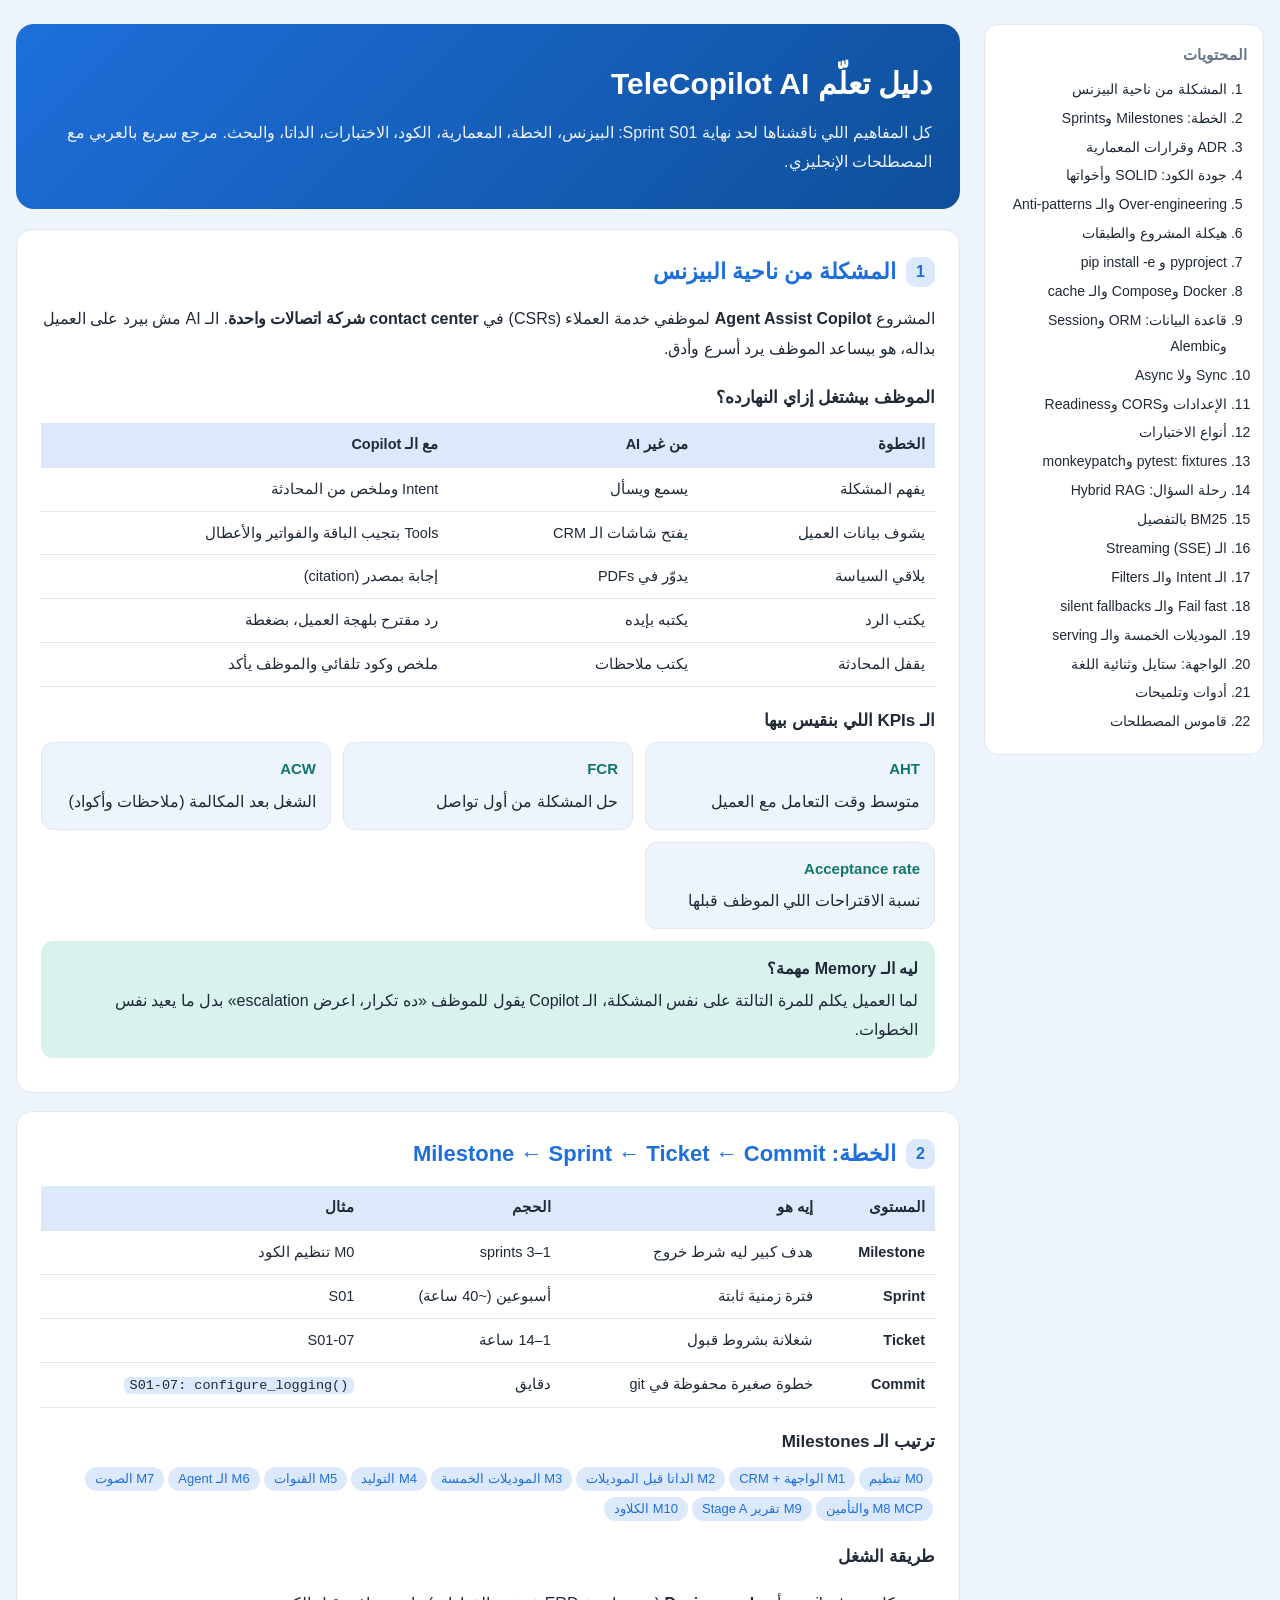
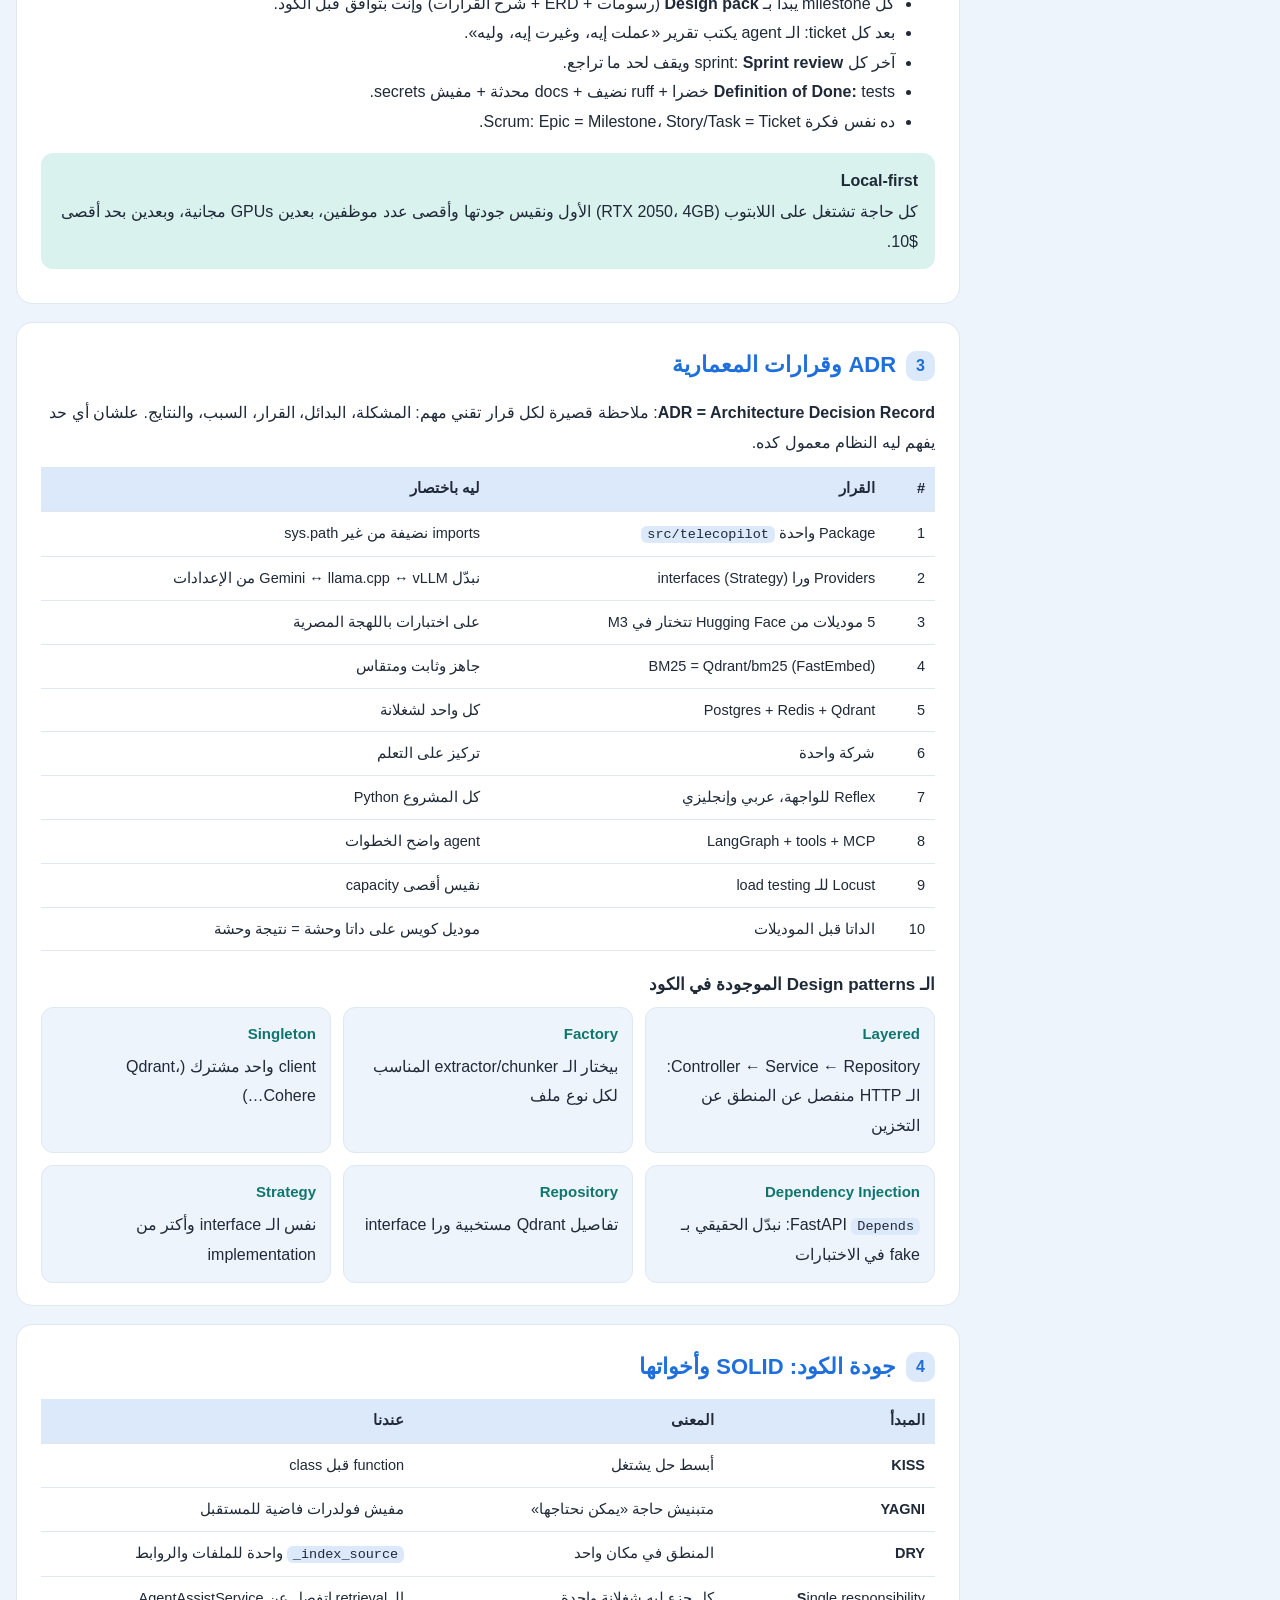
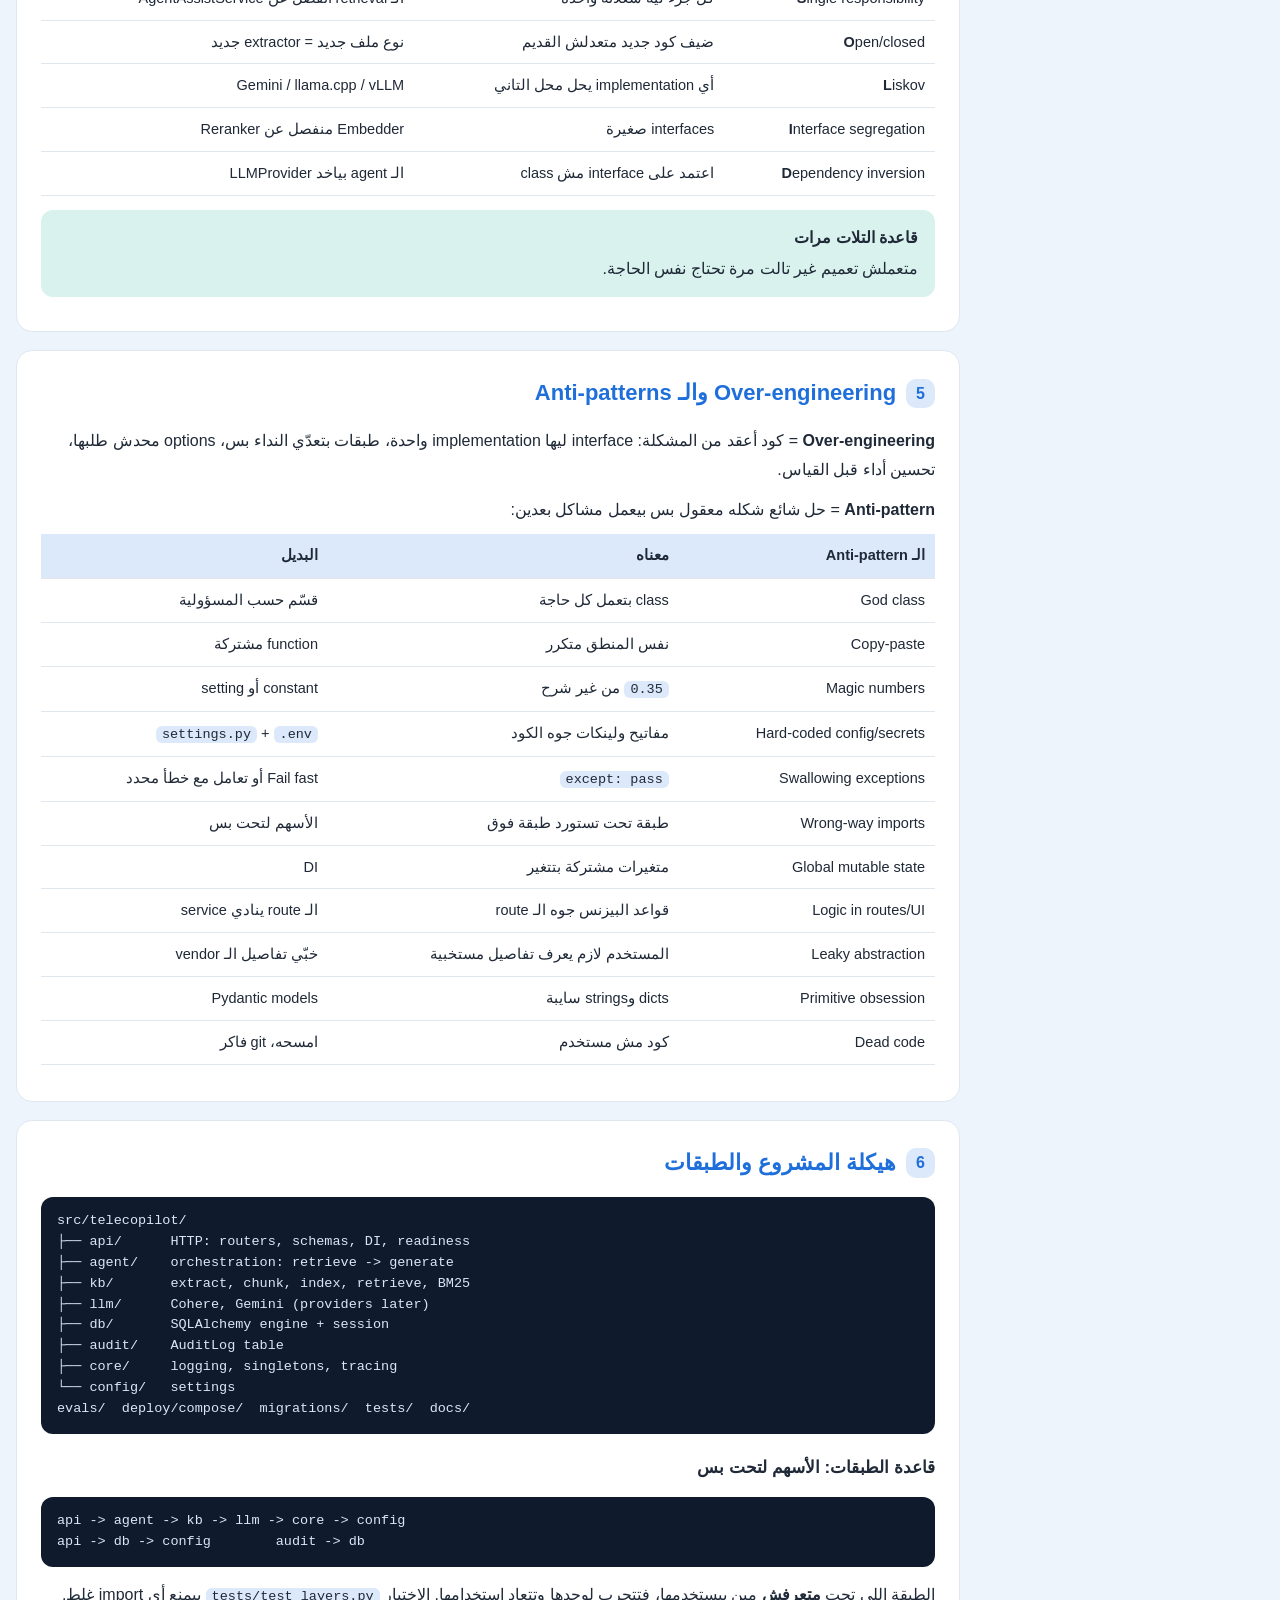
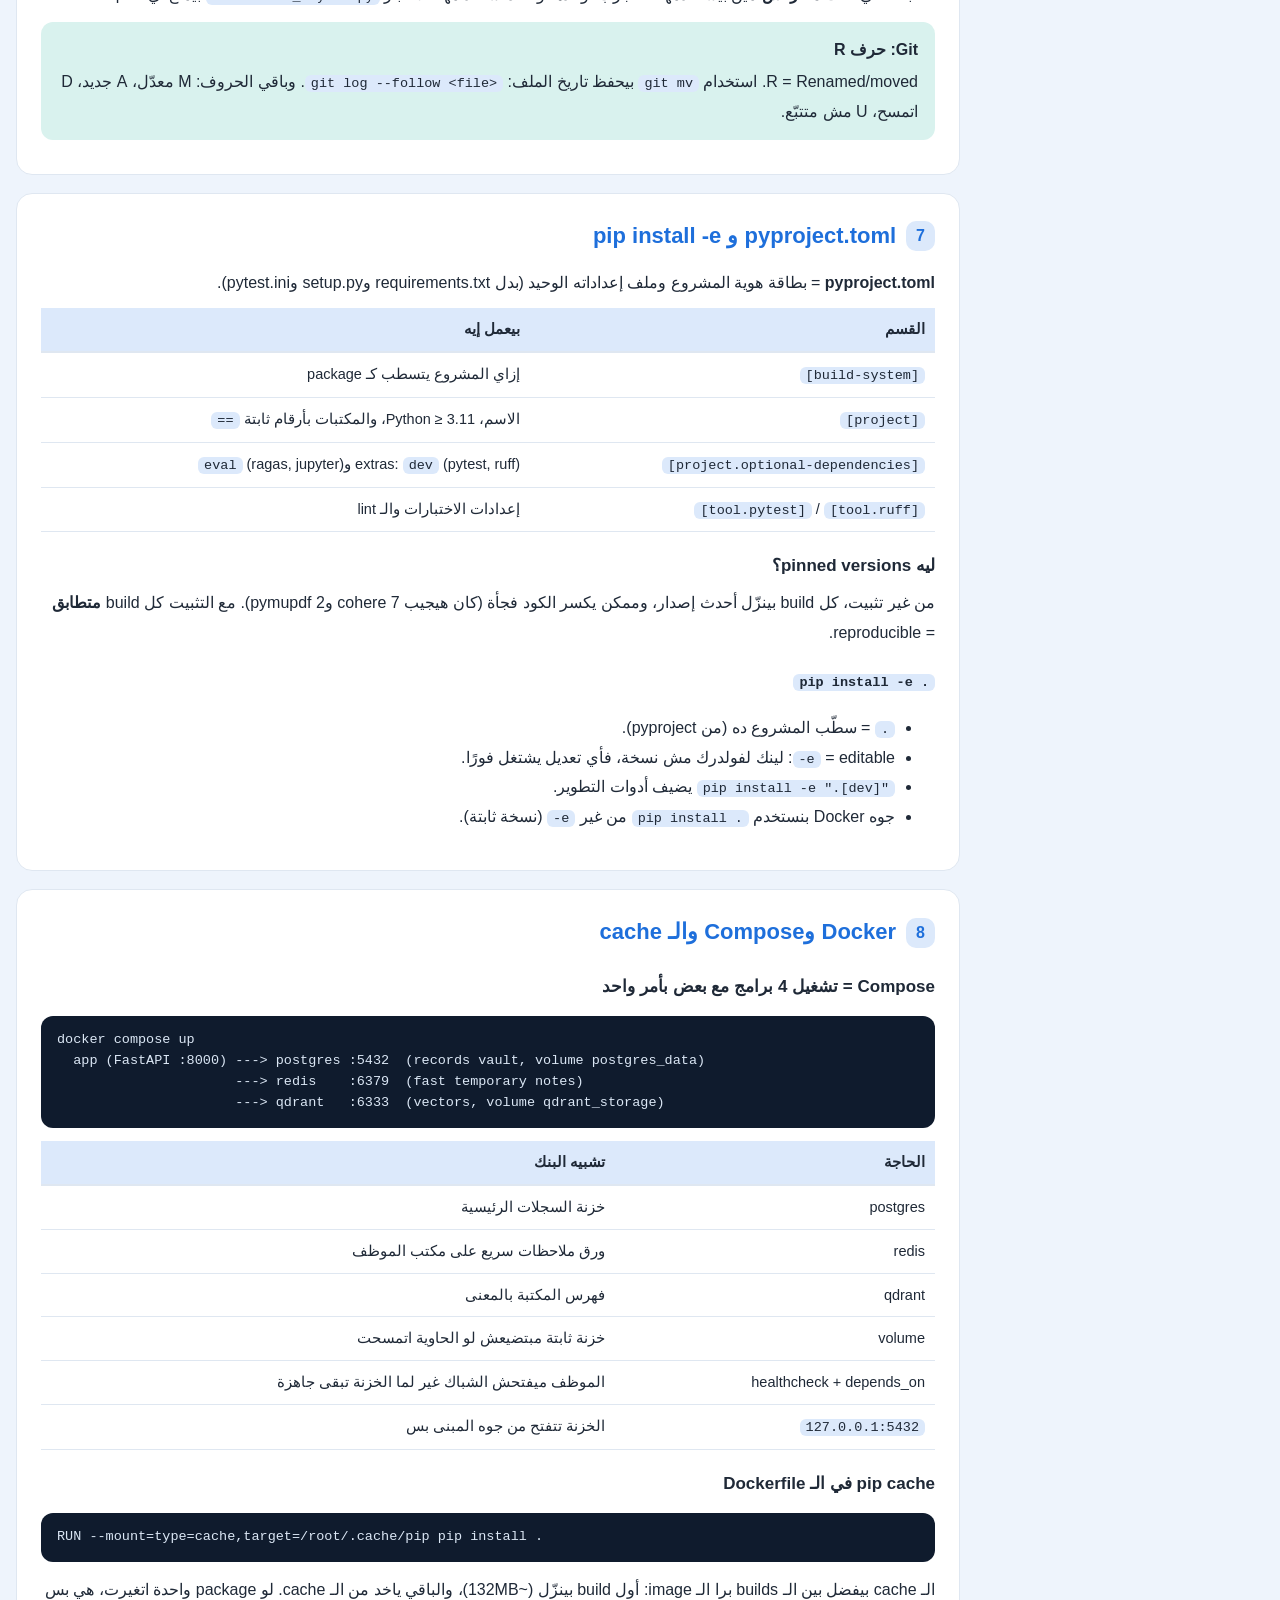
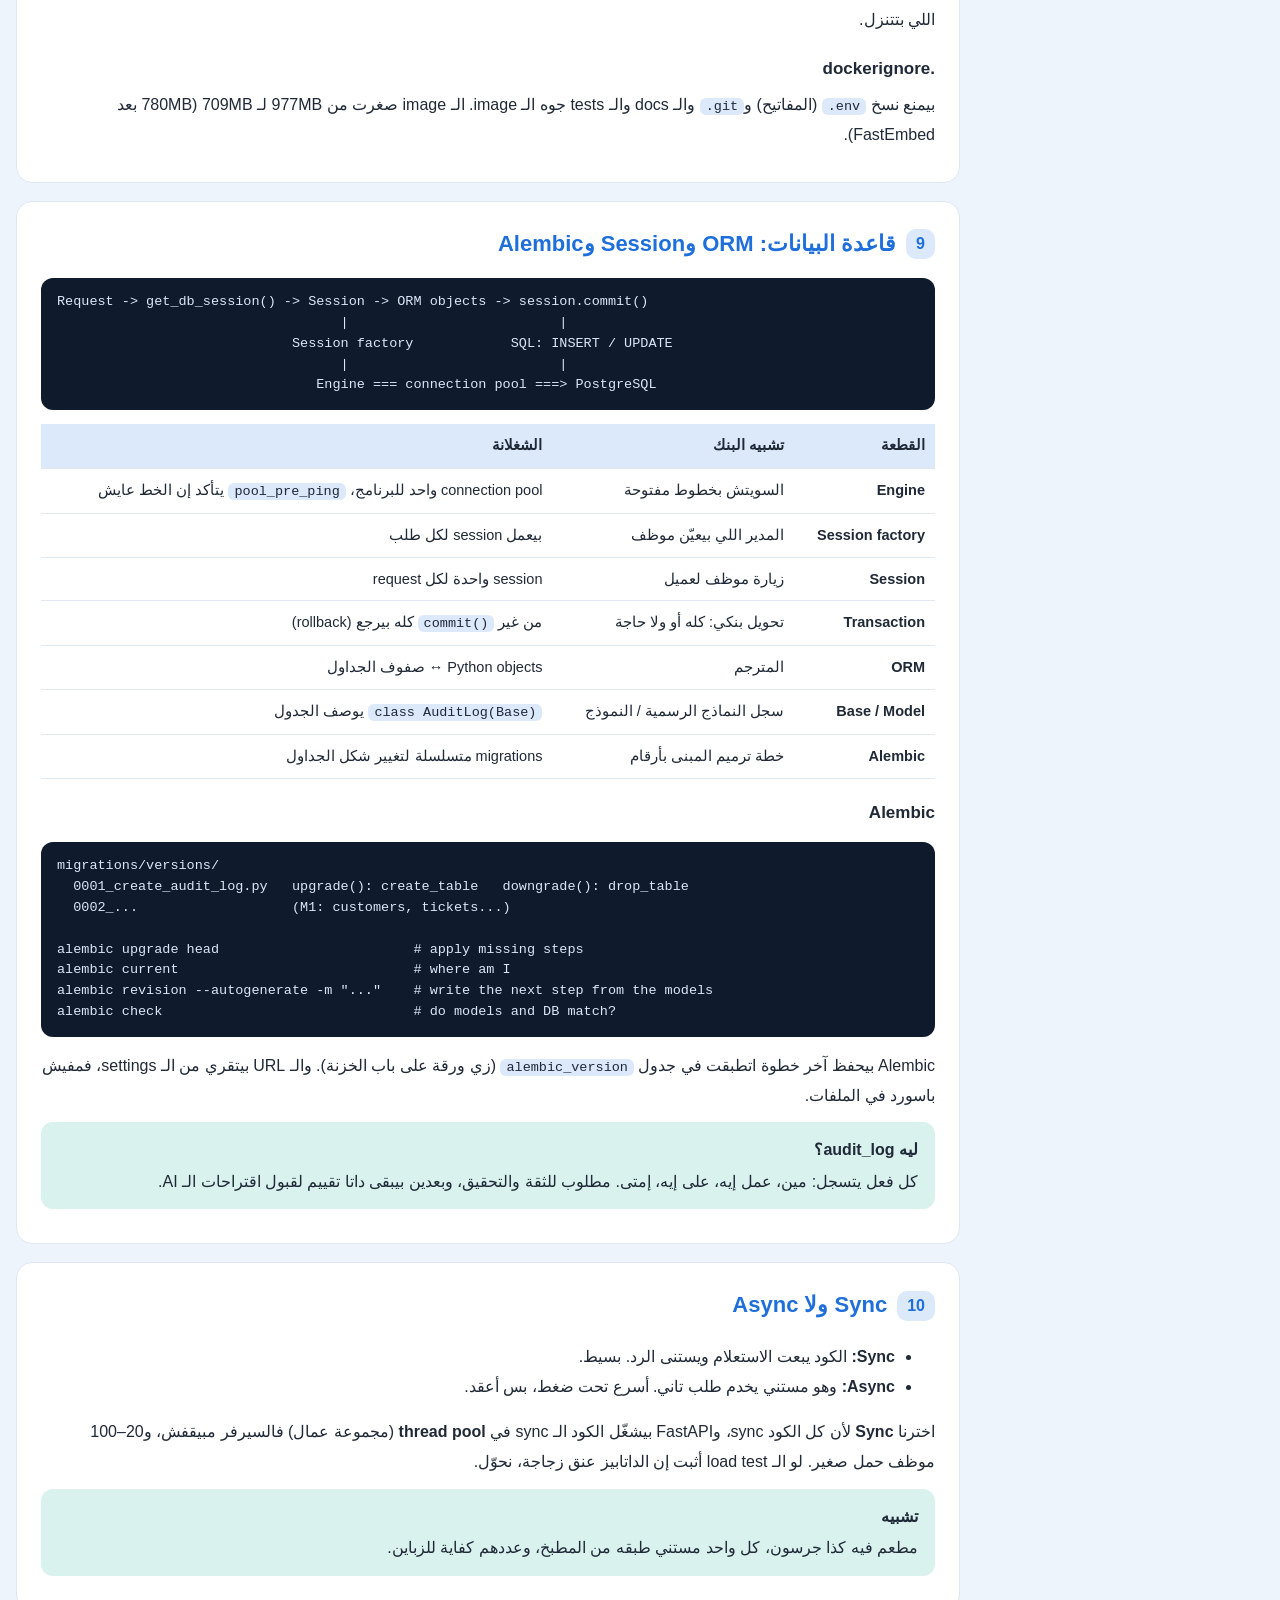
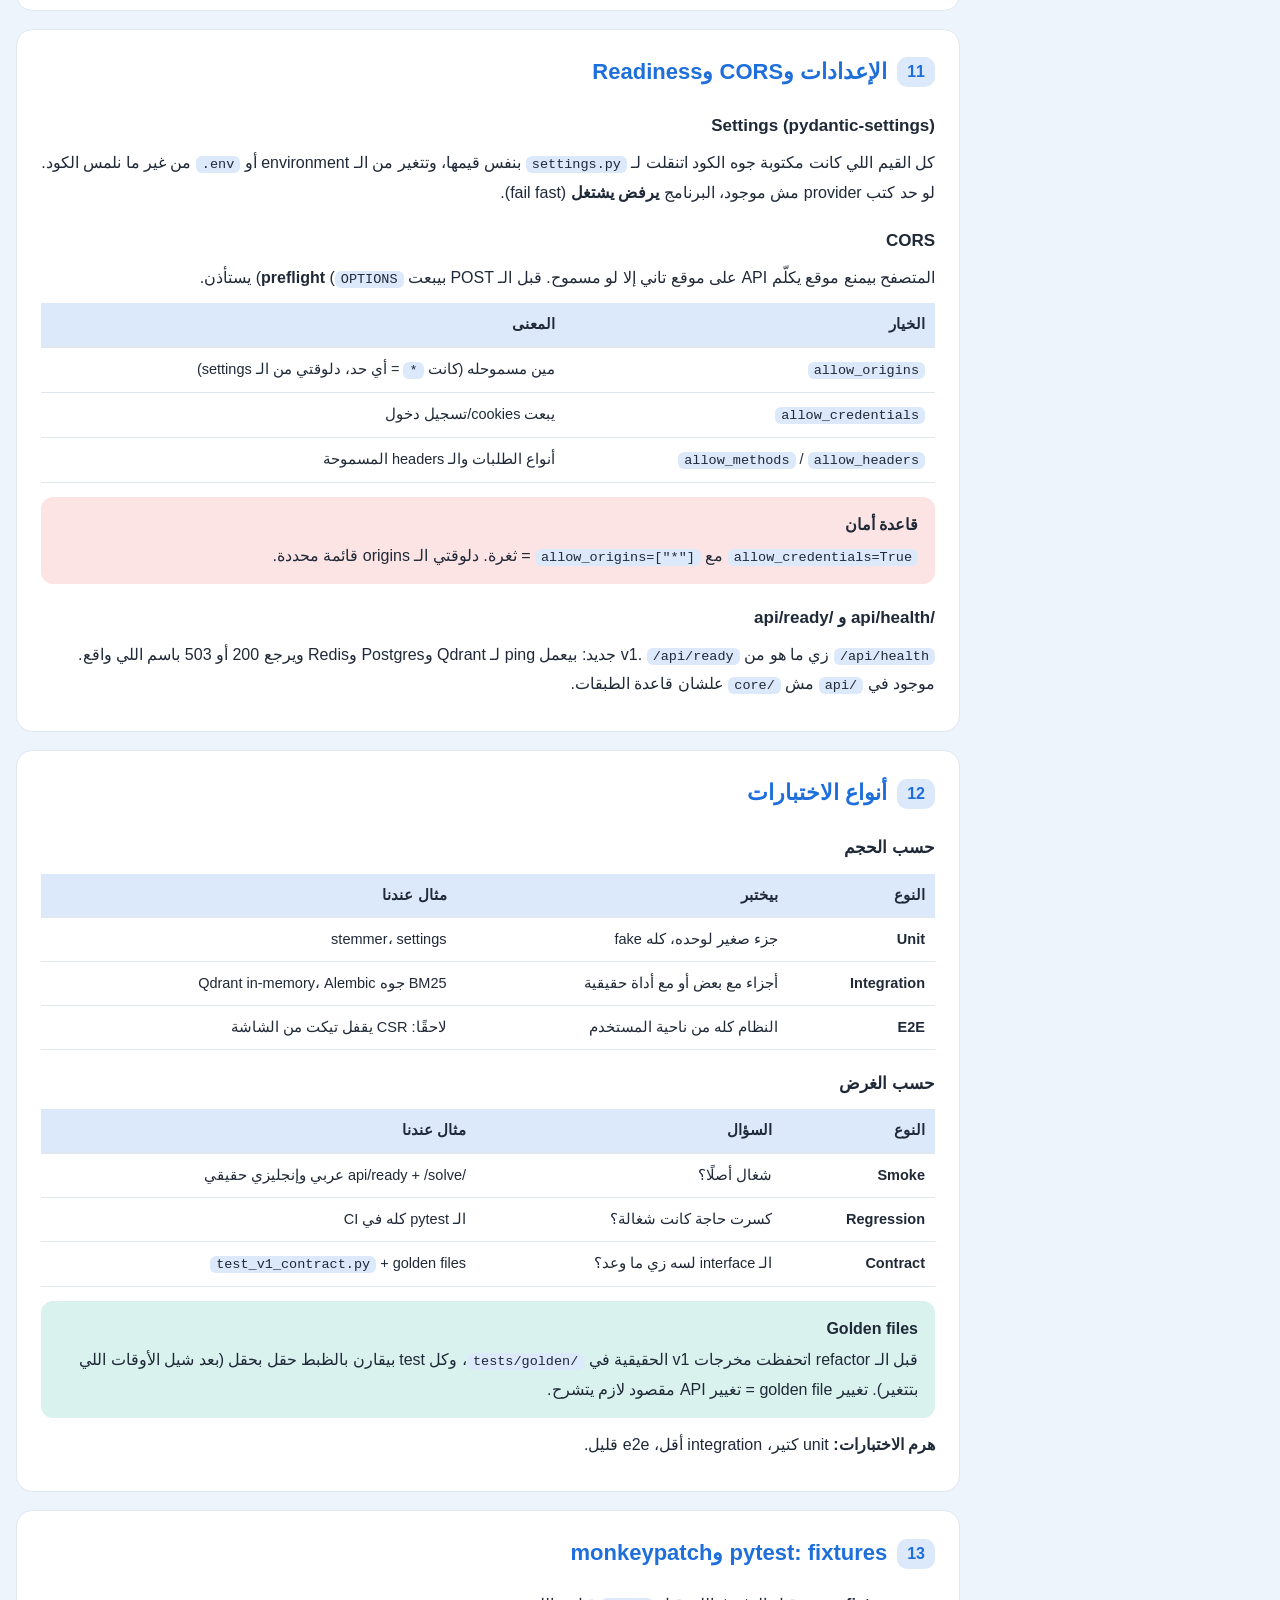
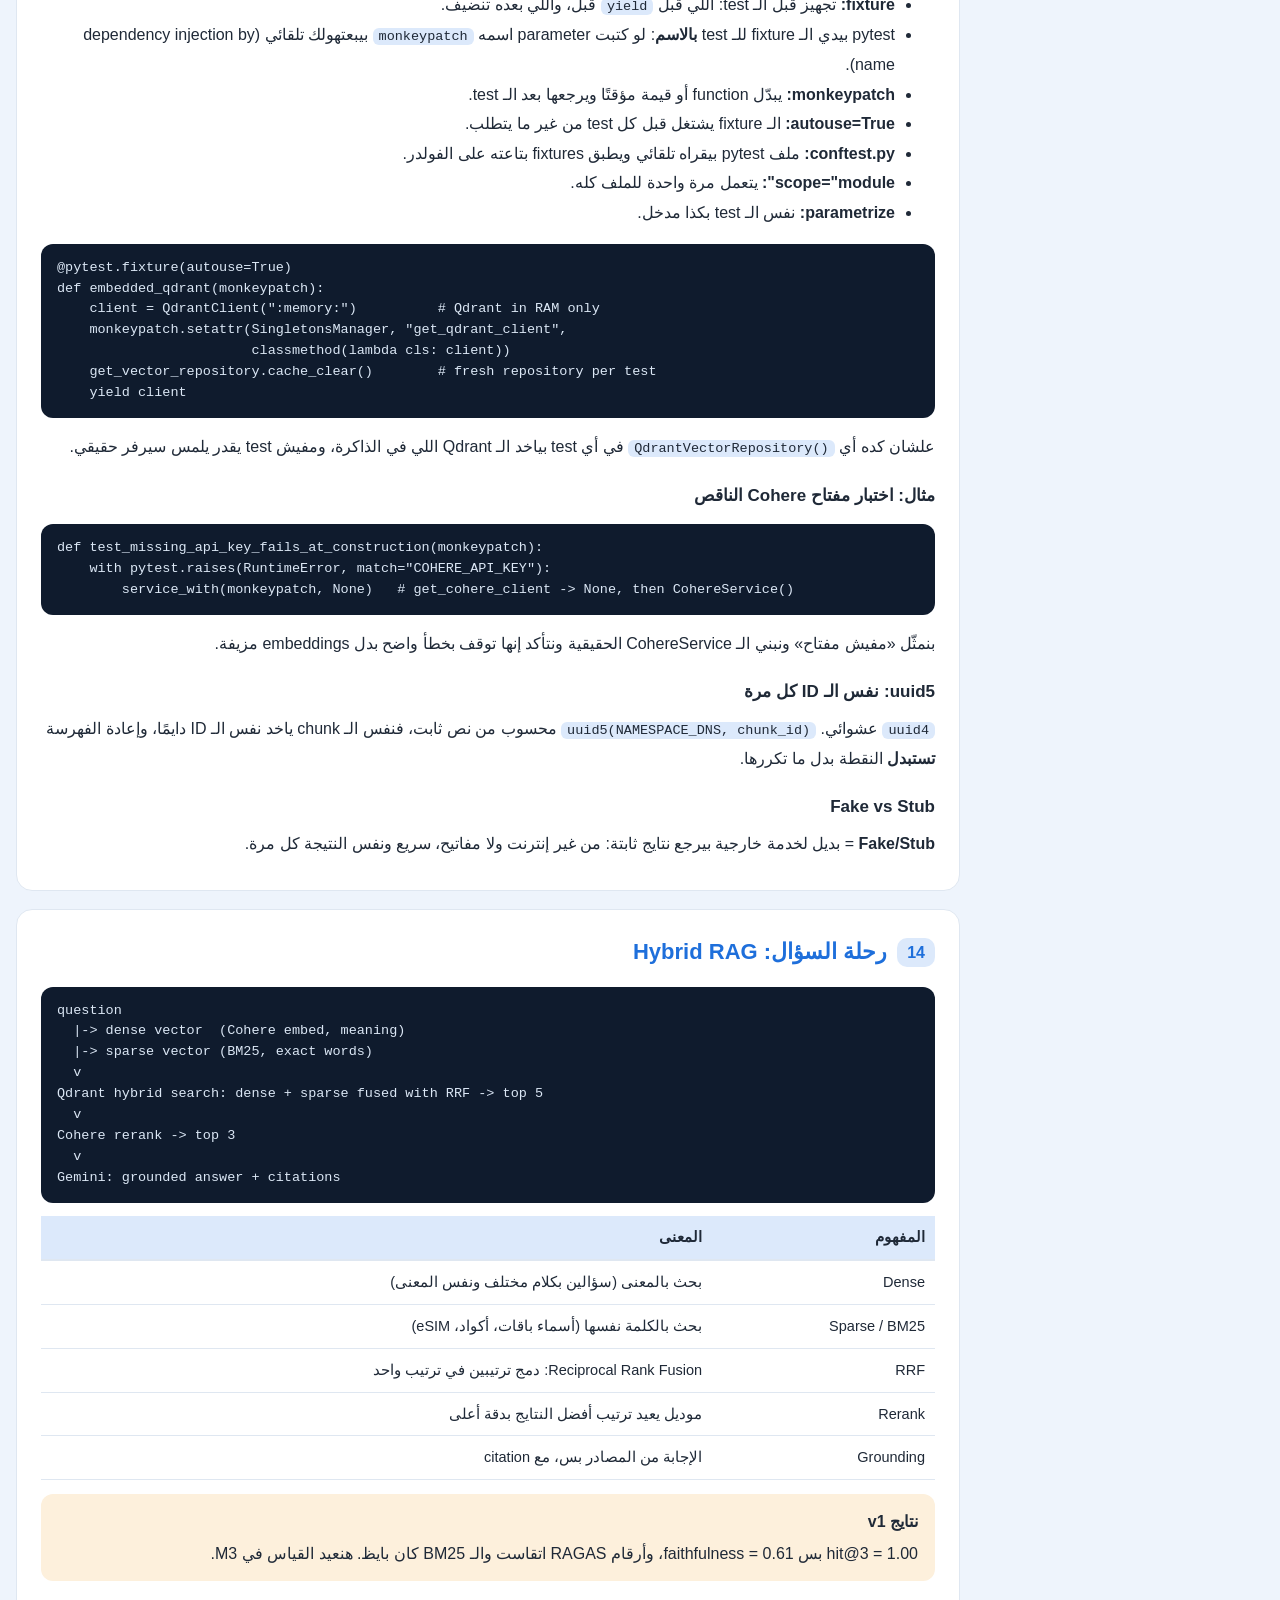
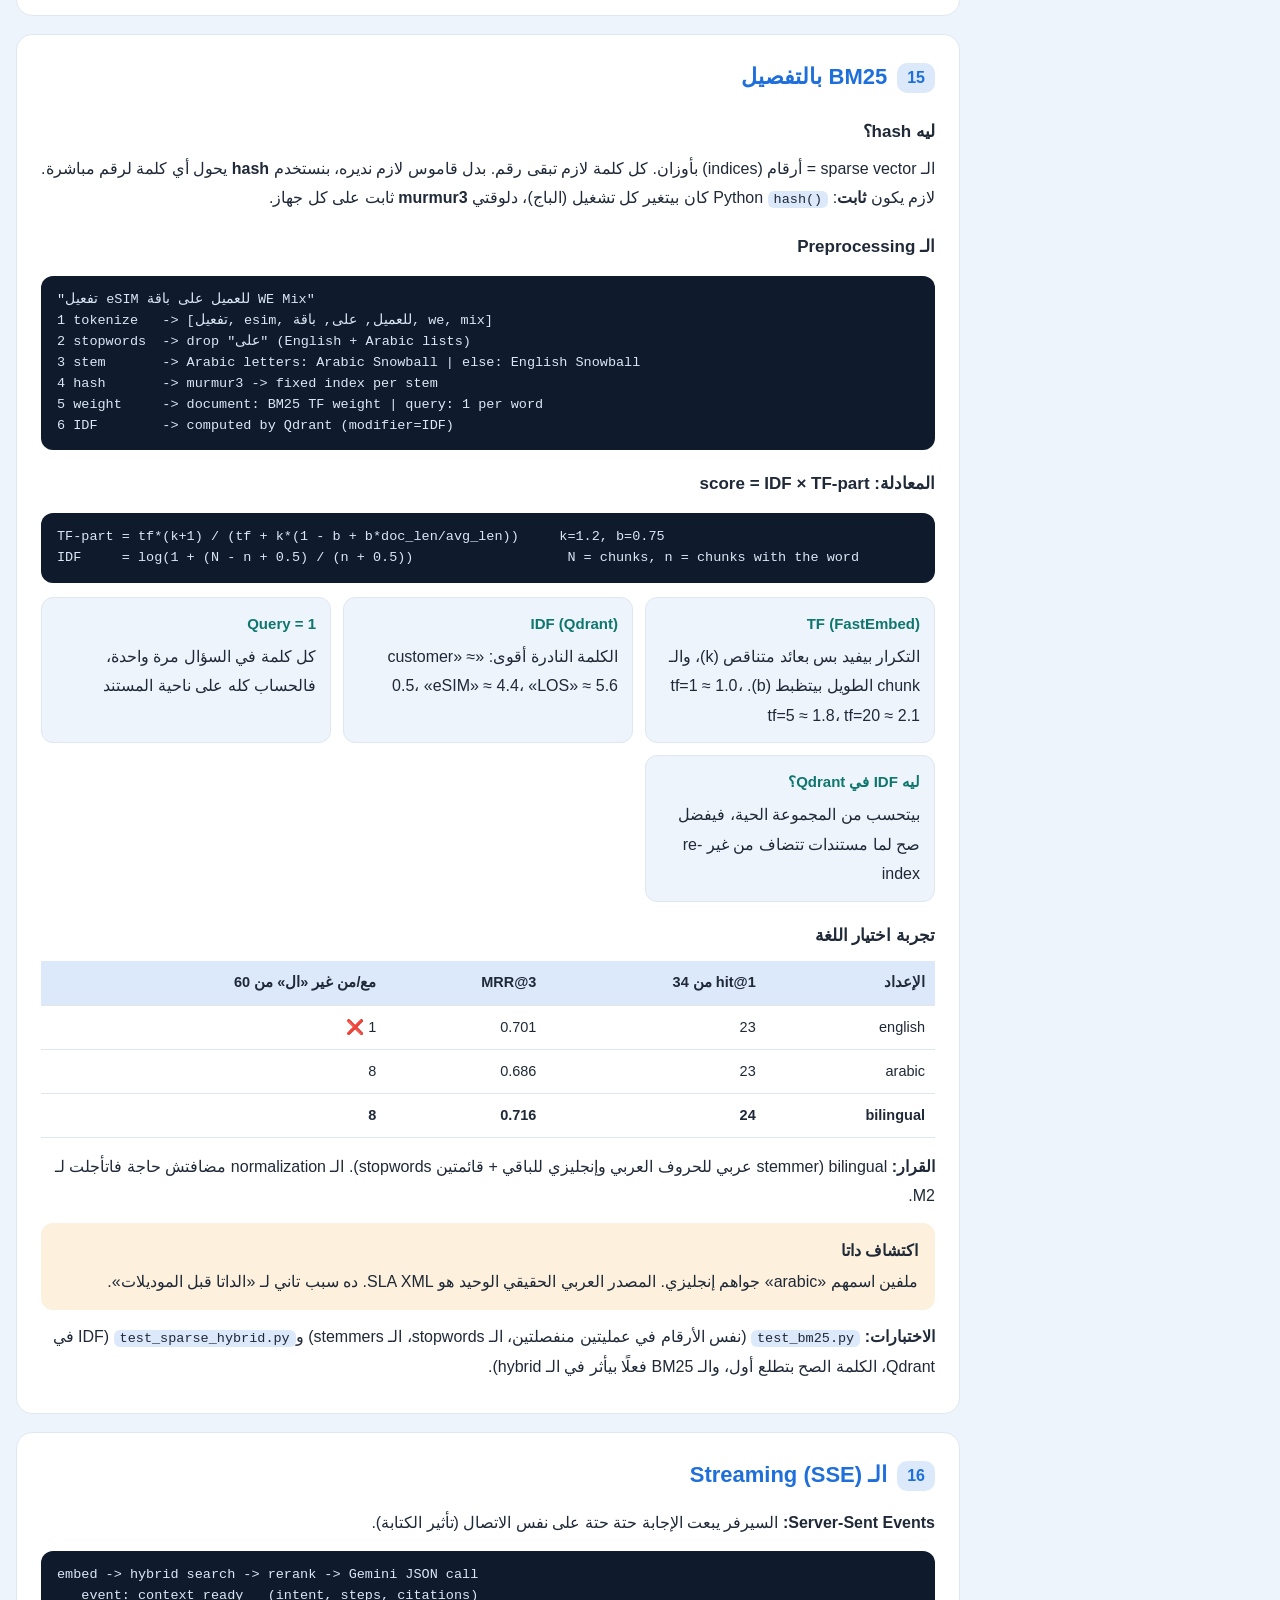
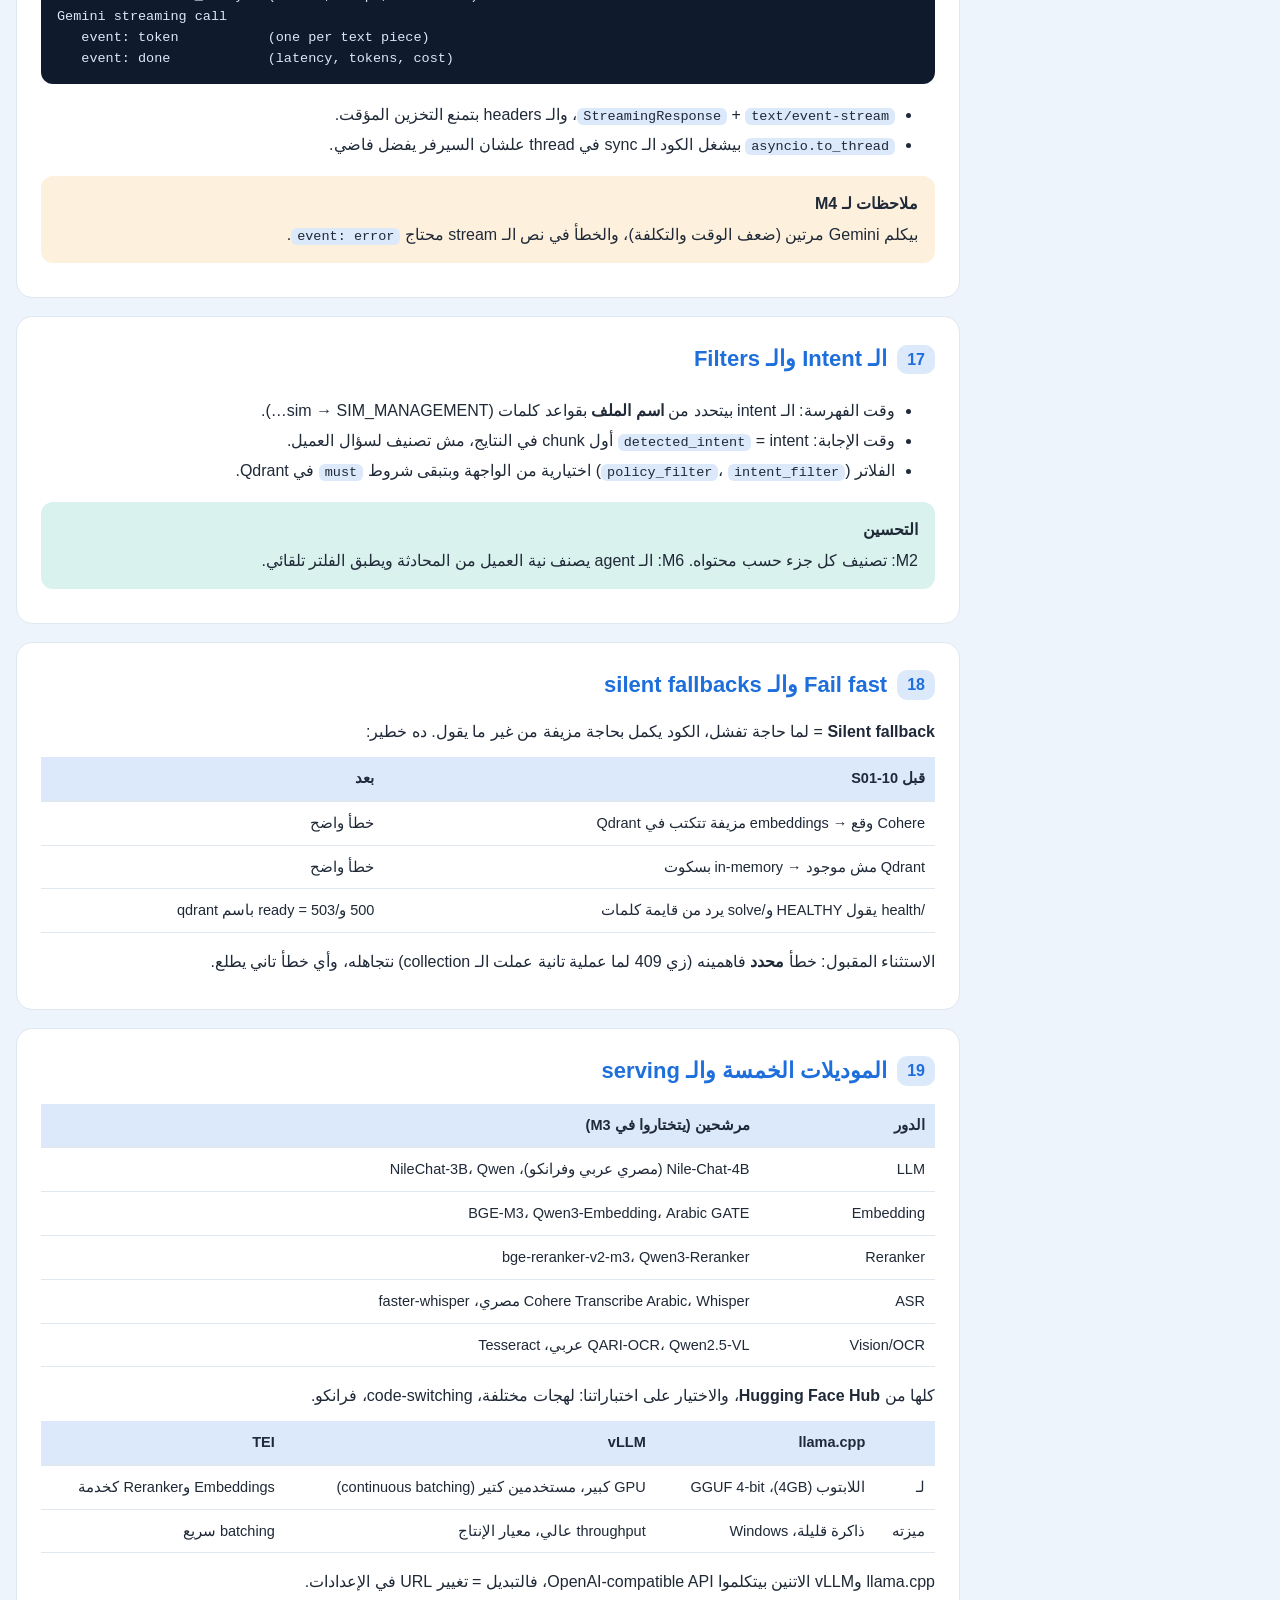
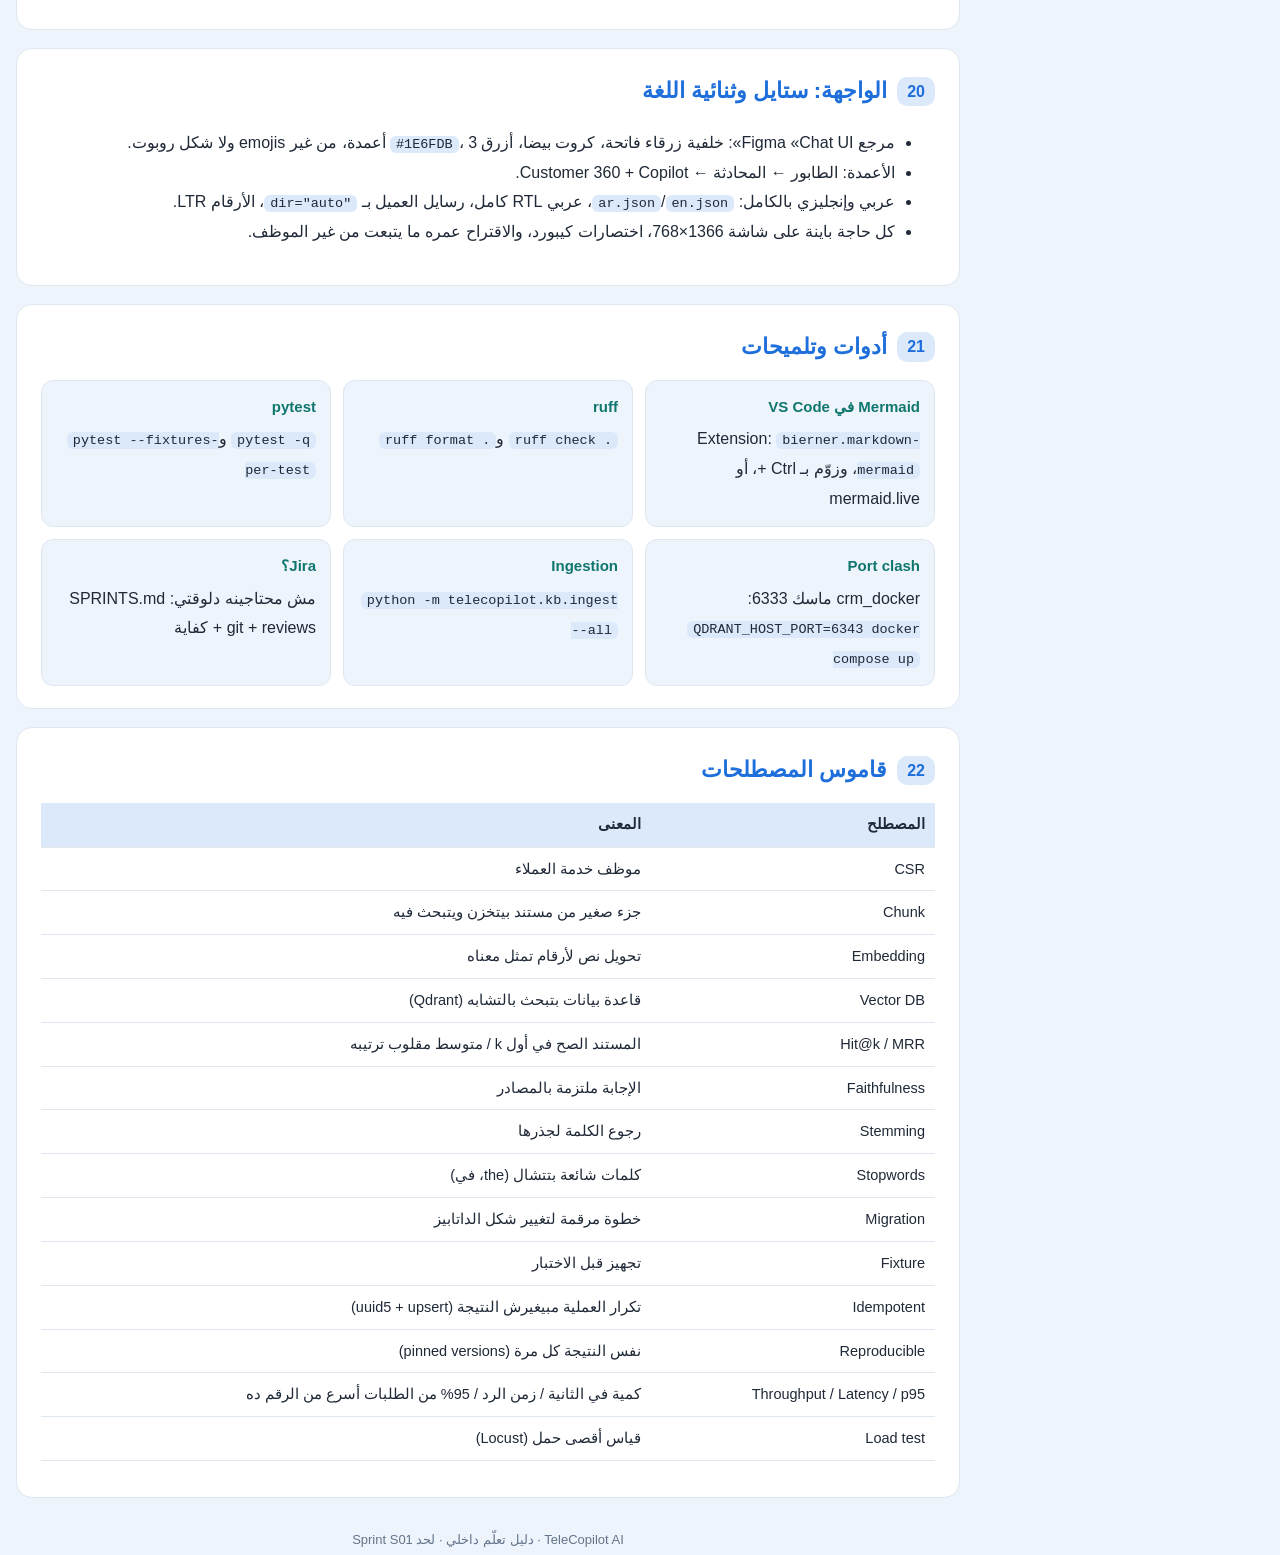
<file: docs/learning/telecopilot-learning-guide-ar.html>
<!doctype html>
<html lang="ar" dir="rtl">
<head>
<meta charset="utf-8">
<meta name="viewport" content="width=device-width, initial-scale=1">
<title>دليل تعلم TeleCopilot</title>
<style>
:root{
  --bg:#eef4fc; --surface:#ffffff; --ink:#1f2937; --muted:#64748b; --line:#dfe7f1;
  --primary:#1e6fdb; --primary-soft:#dce9fb; --accent:#0f766e; --accent-soft:#d9f2ee;
  --warn:#b45309; --warn-soft:#fdf0dc; --bad:#b91c1c; --bad-soft:#fde4e4; --good:#15803d; --good-soft:#dcf3e4;
  --code-bg:#0f1b2d; --code-ink:#dbe7f5;
}
@media (prefers-color-scheme: dark){
  :root{
    --bg:#0b1220; --surface:#121b2d; --ink:#e5edf7; --muted:#9aa9bd; --line:#24324a;
    --primary:#5b9cf0; --primary-soft:#1b2c4a; --accent:#34c3b0; --accent-soft:#12302d;
    --warn:#f2b053; --warn-soft:#33270f; --bad:#f07878; --bad-soft:#3a1717; --good:#5fd38a; --good-soft:#12301f;
    --code-bg:#070d18; --code-ink:#d6e2f2;
  }
}
*{box-sizing:border-box}
html{scroll-behavior:smooth}
body{margin:0;background:var(--bg);color:var(--ink);font-family:"Segoe UI",Tahoma,"Noto Sans Arabic",Arial,sans-serif;font-size:16px;line-height:1.85}
.layout{display:grid;grid-template-columns:280px 1fr;gap:24px;max-width:1280px;margin:0 auto;padding:24px 16px}
nav.toc{position:sticky;top:16px;align-self:start;max-height:calc(100vh - 32px);overflow:auto;background:var(--surface);border:1px solid var(--line);border-radius:14px;padding:16px}
nav.toc h2{font-size:15px;margin:0 0 8px;color:var(--muted)}
nav.toc ol{margin:0;padding-inline-start:20px}
nav.toc li{margin:3px 0;font-size:14px}
nav.toc a{color:var(--ink);text-decoration:none}
nav.toc a:hover{color:var(--primary)}
main{min-width:0}
header.hero{background:linear-gradient(135deg,var(--primary),#0e4f9a);color:#fff;border-radius:18px;padding:32px 28px;margin-bottom:20px}
header.hero h1{margin:0 0 6px;font-size:30px}
header.hero p{margin:0;opacity:.92}
section{background:var(--surface);border:1px solid var(--line);border-radius:16px;padding:22px 24px;margin-bottom:18px;scroll-margin-top:12px}
section h2{margin:0 0 12px;font-size:22px;color:var(--primary);display:flex;gap:10px;align-items:center}
section h2 .n{background:var(--primary-soft);color:var(--primary);border-radius:10px;padding:0 10px;font-size:16px}
section h3{font-size:17px;margin:18px 0 6px}
p{margin:6px 0 10px}
table{width:100%;border-collapse:collapse;margin:10px 0 14px;font-size:14.5px}
th{background:var(--primary-soft);color:var(--ink);text-align:start;padding:8px 10px;border-bottom:2px solid var(--line)}
td{padding:8px 10px;border-bottom:1px solid var(--line);vertical-align:top}
code{font-family:Consolas,"Cascadia Mono",monospace;font-size:13.5px;background:var(--primary-soft);padding:1px 6px;border-radius:6px;direction:ltr;unicode-bidi:embed}
pre{direction:ltr;text-align:left;background:var(--code-bg);color:var(--code-ink);border-radius:12px;padding:14px 16px;overflow:auto;font-size:13.5px;line-height:1.55}
pre code{background:none;padding:0;color:inherit}
.box{border-radius:12px;padding:12px 16px;margin:12px 0;border:1px solid var(--line)}
.tip{background:var(--accent-soft);border-color:transparent}
.warn{background:var(--warn-soft);border-color:transparent}
.bad{background:var(--bad-soft);border-color:transparent}
.good{background:var(--good-soft);border-color:transparent}
.box b.t{display:block;margin-bottom:2px}
.grid{display:grid;grid-template-columns:repeat(auto-fit,minmax(220px,1fr));gap:12px}
.card{border:1px solid var(--line);border-radius:12px;padding:12px 14px;background:var(--bg)}
.card h4{margin:0 0 4px;font-size:15px;color:var(--accent)}
.pill{display:inline-block;background:var(--primary-soft);color:var(--primary);border-radius:20px;padding:0 10px;font-size:13px;margin:2px}
footer{color:var(--muted);font-size:13px;text-align:center;padding:12px}
@media (max-width:900px){.layout{grid-template-columns:1fr}nav.toc{position:static;max-height:none}}
</style>
</head>
<body>
<div class="layout">
<nav class="toc" aria-label="المحتويات">
  <h2>المحتويات</h2>
  <ol>
    <li><a href="#business">المشكلة من ناحية البيزنس</a></li>
    <li><a href="#plan">الخطة: Milestones وSprints</a></li>
    <li><a href="#adr">ADR وقرارات المعمارية</a></li>
    <li><a href="#quality">جودة الكود: SOLID وأخواتها</a></li>
    <li><a href="#antipatterns">Over-engineering والـ Anti-patterns</a></li>
    <li><a href="#structure">هيكلة المشروع والطبقات</a></li>
    <li><a href="#pyproject">pyproject و pip install -e</a></li>
    <li><a href="#docker">Docker وCompose والـ cache</a></li>
    <li><a href="#db">قاعدة البيانات: ORM وSession وAlembic</a></li>
    <li><a href="#sync">Sync ولا Async</a></li>
    <li><a href="#settings">الإعدادات وCORS وReadiness</a></li>
    <li><a href="#tests">أنواع الاختبارات</a></li>
    <li><a href="#pytest">pytest: fixtures وmonkeypatch</a></li>
    <li><a href="#rag">رحلة السؤال: Hybrid RAG</a></li>
    <li><a href="#bm25">BM25 بالتفصيل</a></li>
    <li><a href="#sse">الـ Streaming (SSE)</a></li>
    <li><a href="#intent">الـ Intent والـ Filters</a></li>
    <li><a href="#failfast">Fail fast والـ silent fallbacks</a></li>
    <li><a href="#models">الموديلات الخمسة والـ serving</a></li>
    <li><a href="#ui">الواجهة: ستايل وثنائية اللغة</a></li>
    <li><a href="#tools">أدوات وتلميحات</a></li>
    <li><a href="#glossary">قاموس المصطلحات</a></li>
  </ol>
</nav>

<main>
<header class="hero">
  <h1>دليل تعلّم TeleCopilot AI</h1>
  <p>كل المفاهيم اللي ناقشناها لحد نهاية Sprint S01: البيزنس، الخطة، المعمارية، الكود، الاختبارات، الداتا، والبحث. مرجع سريع بالعربي مع المصطلحات الإنجليزي.</p>
</header>

<section id="business">
  <h2><span class="n">1</span> المشكلة من ناحية البيزنس</h2>
  <p>المشروع <b>Agent Assist Copilot</b> لموظفي خدمة العملاء (CSRs) في <b>contact center شركة اتصالات واحدة</b>. الـ AI مش بيرد على العميل بداله، هو بيساعد الموظف يرد أسرع وأدق.</p>
  <h3>الموظف بيشتغل إزاي النهارده؟</h3>
  <table>
    <tr><th>الخطوة</th><th>من غير AI</th><th>مع الـ Copilot</th></tr>
    <tr><td>يفهم المشكلة</td><td>يسمع ويسأل</td><td>Intent وملخص من المحادثة</td></tr>
    <tr><td>يشوف بيانات العميل</td><td>يفتح شاشات الـ CRM</td><td>Tools بتجيب الباقة والفواتير والأعطال</td></tr>
    <tr><td>يلاقي السياسة</td><td>يدوّر في PDFs</td><td>إجابة بمصدر (citation)</td></tr>
    <tr><td>يكتب الرد</td><td>يكتبه بإيده</td><td>رد مقترح بلهجة العميل، بضغطة</td></tr>
    <tr><td>يقفل المحادثة</td><td>يكتب ملاحظات</td><td>ملخص وكود تلقائي والموظف يأكد</td></tr>
  </table>
  <h3>الـ KPIs اللي بنقيس بيها</h3>
  <div class="grid">
    <div class="card"><h4>AHT</h4>متوسط وقت التعامل مع العميل</div>
    <div class="card"><h4>FCR</h4>حل المشكلة من أول تواصل</div>
    <div class="card"><h4>ACW</h4>الشغل بعد المكالمة (ملاحظات وأكواد)</div>
    <div class="card"><h4>Acceptance rate</h4>نسبة الاقتراحات اللي الموظف قبلها</div>
  </div>
  <div class="box tip"><b class="t">ليه الـ Memory مهمة؟</b>لما العميل يكلم للمرة التالتة على نفس المشكلة، الـ Copilot يقول للموظف «ده تكرار، اعرض escalation» بدل ما يعيد نفس الخطوات.</div>
</section>

<section id="plan">
  <h2><span class="n">2</span> الخطة: Milestone ← Sprint ← Ticket ← Commit</h2>
  <table>
    <tr><th>المستوى</th><th>إيه هو</th><th>الحجم</th><th>مثال</th></tr>
    <tr><td><b>Milestone</b></td><td>هدف كبير ليه شرط خروج</td><td>1–3 sprints</td><td>M0 تنظيم الكود</td></tr>
    <tr><td><b>Sprint</b></td><td>فترة زمنية ثابتة</td><td>أسبوعين (~40 ساعة)</td><td>S01</td></tr>
    <tr><td><b>Ticket</b></td><td>شغلانة بشروط قبول</td><td>1–14 ساعة</td><td>S01-07</td></tr>
    <tr><td><b>Commit</b></td><td>خطوة صغيرة محفوظة في git</td><td>دقايق</td><td><code>S01-07: configure_logging()</code></td></tr>
  </table>
  <h3>ترتيب الـ Milestones</h3>
  <p><span class="pill">M0 تنظيم</span><span class="pill">M1 الواجهة + CRM</span><span class="pill">M2 الداتا قبل الموديلات</span><span class="pill">M3 الموديلات الخمسة</span><span class="pill">M4 التوليد</span><span class="pill">M5 القنوات</span><span class="pill">M6 الـ Agent</span><span class="pill">M7 الصوت</span><span class="pill">M8 MCP والتأمين</span><span class="pill">M9 تقرير Stage A</span><span class="pill">M10 الكلاود</span></p>
  <h3>طريقة الشغل</h3>
  <ul>
    <li>كل milestone يبدأ بـ <b>Design pack</b> (رسومات + ERD + شرح القرارات) وإنت بتوافق قبل الكود.</li>
    <li>بعد كل ticket: الـ agent يكتب تقرير «عملت إيه، وغيرت إيه، وليه».</li>
    <li>آخر كل sprint: <b>Sprint review</b> ويقف لحد ما تراجع.</li>
    <li><b>Definition of Done:</b> tests خضرا + ruff نضيف + docs محدثة + مفيش secrets.</li>
    <li>ده نفس فكرة Scrum: Epic = Milestone، Story/Task = Ticket.</li>
  </ul>
  <div class="box tip"><b class="t">Local-first</b>كل حاجة تشتغل على اللابتوب (RTX 2050، 4GB) الأول ونقيس جودتها وأقصى عدد موظفين، بعدين GPUs مجانية، وبعدين بحد أقصى $10.</div>
</section>

<section id="adr">
  <h2><span class="n">3</span> ADR وقرارات المعمارية</h2>
  <p><b>ADR = Architecture Decision Record</b>: ملاحظة قصيرة لكل قرار تقني مهم: المشكلة، البدائل، القرار، السبب، والنتايج. علشان أي حد يفهم ليه النظام معمول كده.</p>
  <table>
    <tr><th>#</th><th>القرار</th><th>ليه باختصار</th></tr>
    <tr><td>1</td><td>Package واحدة <code>src/telecopilot</code></td><td>imports نضيفة من غير sys.path</td></tr>
    <tr><td>2</td><td>Providers ورا interfaces (Strategy)</td><td>نبدّل Gemini ↔ llama.cpp ↔ vLLM من الإعدادات</td></tr>
    <tr><td>3</td><td>5 موديلات من Hugging Face تتختار في M3</td><td>على اختبارات باللهجة المصرية</td></tr>
    <tr><td>4</td><td>BM25 = Qdrant/bm25 (FastEmbed)</td><td>جاهز وثابت ومتقاس</td></tr>
    <tr><td>5</td><td>Postgres + Redis + Qdrant</td><td>كل واحد لشغلانة</td></tr>
    <tr><td>6</td><td>شركة واحدة</td><td>تركيز على التعلم</td></tr>
    <tr><td>7</td><td>Reflex للواجهة، عربي وإنجليزي</td><td>كل المشروع Python</td></tr>
    <tr><td>8</td><td>LangGraph + tools + MCP</td><td>agent واضح الخطوات</td></tr>
    <tr><td>9</td><td>Locust للـ load testing</td><td>نقيس أقصى capacity</td></tr>
    <tr><td>10</td><td>الداتا قبل الموديلات</td><td>موديل كويس على داتا وحشة = نتيجة وحشة</td></tr>
  </table>
  <h3>الـ Design patterns الموجودة في الكود</h3>
  <div class="grid">
    <div class="card"><h4>Layered</h4>Controller ← Service ← Repository: الـ HTTP منفصل عن المنطق عن التخزين</div>
    <div class="card"><h4>Factory</h4>بيختار الـ extractor/chunker المناسب لكل نوع ملف</div>
    <div class="card"><h4>Singleton</h4>client واحد مشترك (Qdrant، Cohere…)</div>
    <div class="card"><h4>Dependency Injection</h4>FastAPI <code>Depends</code>: نبدّل الحقيقي بـ fake في الاختبارات</div>
    <div class="card"><h4>Repository</h4>تفاصيل Qdrant مستخبية ورا interface</div>
    <div class="card"><h4>Strategy</h4>نفس الـ interface وأكتر من implementation</div>
  </div>
</section>

<section id="quality">
  <h2><span class="n">4</span> جودة الكود: SOLID وأخواتها</h2>
  <table>
    <tr><th>المبدأ</th><th>المعنى</th><th>عندنا</th></tr>
    <tr><td><b>KISS</b></td><td>أبسط حل يشتغل</td><td>function قبل class</td></tr>
    <tr><td><b>YAGNI</b></td><td>متبنيش حاجة «يمكن نحتاجها»</td><td>مفيش فولدرات فاضية للمستقبل</td></tr>
    <tr><td><b>DRY</b></td><td>المنطق في مكان واحد</td><td><code>_index_source</code> واحدة للملفات والروابط</td></tr>
    <tr><td><b>S</b>ingle responsibility</td><td>كل جزء ليه شغلانة واحدة</td><td>الـ retrieval اتفصل عن AgentAssistService</td></tr>
    <tr><td><b>O</b>pen/closed</td><td>ضيف كود جديد متعدلش القديم</td><td>نوع ملف جديد = extractor جديد</td></tr>
    <tr><td><b>L</b>iskov</td><td>أي implementation يحل محل التاني</td><td>Gemini / llama.cpp / vLLM</td></tr>
    <tr><td><b>I</b>nterface segregation</td><td>interfaces صغيرة</td><td>Embedder منفصل عن Reranker</td></tr>
    <tr><td><b>D</b>ependency inversion</td><td>اعتمد على interface مش class</td><td>الـ agent بياخد LLMProvider</td></tr>
  </table>
  <div class="box tip"><b class="t">قاعدة التلات مرات</b>متعملش تعميم غير تالت مرة تحتاج نفس الحاجة.</div>
</section>

<section id="antipatterns">
  <h2><span class="n">5</span> Over-engineering والـ Anti-patterns</h2>
  <p><b>Over-engineering</b> = كود أعقد من المشكلة: interface ليها implementation واحدة، طبقات بتعدّي النداء بس، options محدش طلبها، تحسين أداء قبل القياس.</p>
  <p><b>Anti-pattern</b> = حل شائع شكله معقول بس بيعمل مشاكل بعدين:</p>
  <table>
    <tr><th>الـ Anti-pattern</th><th>معناه</th><th>البديل</th></tr>
    <tr><td>God class</td><td>class بتعمل كل حاجة</td><td>قسّم حسب المسؤولية</td></tr>
    <tr><td>Copy-paste</td><td>نفس المنطق متكرر</td><td>function مشتركة</td></tr>
    <tr><td>Magic numbers</td><td><code>0.35</code> من غير شرح</td><td>constant أو setting</td></tr>
    <tr><td>Hard-coded config/secrets</td><td>مفاتيح ولينكات جوه الكود</td><td><code>settings.py</code> + <code>.env</code></td></tr>
    <tr><td>Swallowing exceptions</td><td><code>except: pass</code></td><td>Fail fast أو تعامل مع خطأ محدد</td></tr>
    <tr><td>Wrong-way imports</td><td>طبقة تحت تستورد طبقة فوق</td><td>الأسهم لتحت بس</td></tr>
    <tr><td>Global mutable state</td><td>متغيرات مشتركة بتتغير</td><td>DI</td></tr>
    <tr><td>Logic in routes/UI</td><td>قواعد البيزنس جوه الـ route</td><td>الـ route ينادي service</td></tr>
    <tr><td>Leaky abstraction</td><td>المستخدم لازم يعرف تفاصيل مستخبية</td><td>خبّي تفاصيل الـ vendor</td></tr>
    <tr><td>Primitive obsession</td><td>dicts وstrings سايبة</td><td>Pydantic models</td></tr>
    <tr><td>Dead code</td><td>كود مش مستخدم</td><td>امسحه، git فاكر</td></tr>
  </table>
</section>

<section id="structure">
  <h2><span class="n">6</span> هيكلة المشروع والطبقات</h2>
<pre><code>src/telecopilot/
├── api/      HTTP: routers, schemas, DI, readiness
├── agent/    orchestration: retrieve -> generate
├── kb/       extract, chunk, index, retrieve, BM25
├── llm/      Cohere, Gemini (providers later)
├── db/       SQLAlchemy engine + session
├── audit/    AuditLog table
├── core/     logging, singletons, tracing
└── config/   settings
evals/  deploy/compose/  migrations/  tests/  docs/</code></pre>
  <h3>قاعدة الطبقات: الأسهم لتحت بس</h3>
<pre><code>api -> agent -> kb -> llm -> core -> config
api -> db -> config        audit -> db</code></pre>
  <p>الطبقة اللي تحت <b>متعرفش</b> مين بيستخدمها، فتتجرب لوحدها وتتعاد استخدامها. الاختبار <code>tests/test_layers.py</code> بيمنع أي import غلط.</p>
  <div class="box tip"><b class="t">Git: حرف R</b>R = Renamed/moved. استخدام <code>git mv</code> بيحفظ تاريخ الملف: <code>git log --follow &lt;file&gt;</code>. وباقي الحروف: M معدّل، A جديد، D اتمسح، U مش متتبّع.</div>
</section>

<section id="pyproject">
  <h2><span class="n">7</span> pyproject.toml و pip install -e</h2>
  <p><b>pyproject.toml</b> = بطاقة هوية المشروع وملف إعداداته الوحيد (بدل requirements.txt وsetup.py وpytest.ini).</p>
  <table>
    <tr><th>القسم</th><th>بيعمل إيه</th></tr>
    <tr><td><code>[build-system]</code></td><td>إزاي المشروع يتسطب كـ package</td></tr>
    <tr><td><code>[project]</code></td><td>الاسم، Python ≥ 3.11، والمكتبات بأرقام ثابتة <code>==</code></td></tr>
    <tr><td><code>[project.optional-dependencies]</code></td><td>extras: <code>dev</code> (pytest, ruff) و<code>eval</code> (ragas, jupyter)</td></tr>
    <tr><td><code>[tool.pytest]</code> / <code>[tool.ruff]</code></td><td>إعدادات الاختبارات والـ lint</td></tr>
  </table>
  <h3>ليه pinned versions؟</h3>
  <p>من غير تثبيت، كل build بينزّل أحدث إصدار، وممكن يكسر الكود فجأة (كان هيجيب cohere 7 وpymupdf 2). مع التثبيت كل build <b>متطابق</b> = reproducible.</p>
  <h3><code>pip install -e .</code></h3>
  <ul>
    <li><code>.</code> = سطّب المشروع ده (من pyproject).</li>
    <li><code>-e</code> = editable: لينك لفولدرك مش نسخة، فأي تعديل يشتغل فورًا.</li>
    <li><code>pip install -e ".[dev]"</code> يضيف أدوات التطوير.</li>
    <li>جوه Docker بنستخدم <code>pip install .</code> من غير <code>-e</code> (نسخة ثابتة).</li>
  </ul>
</section>

<section id="docker">
  <h2><span class="n">8</span> Docker وCompose والـ cache</h2>
  <h3>Compose = تشغيل 4 برامج مع بعض بأمر واحد</h3>
<pre><code>docker compose up
  app (FastAPI :8000) ---> postgres :5432  (records vault, volume postgres_data)
                      ---> redis    :6379  (fast temporary notes)
                      ---> qdrant   :6333  (vectors, volume qdrant_storage)</code></pre>
  <table>
    <tr><th>الحاجة</th><th>تشبيه البنك</th></tr>
    <tr><td>postgres</td><td>خزنة السجلات الرئيسية</td></tr>
    <tr><td>redis</td><td>ورق ملاحظات سريع على مكتب الموظف</td></tr>
    <tr><td>qdrant</td><td>فهرس المكتبة بالمعنى</td></tr>
    <tr><td>volume</td><td>خزنة ثابتة مبتضيعش لو الحاوية اتمسحت</td></tr>
    <tr><td>healthcheck + depends_on</td><td>الموظف ميفتحش الشباك غير لما الخزنة تبقى جاهزة</td></tr>
    <tr><td><code>127.0.0.1:5432</code></td><td>الخزنة تتفتح من جوه المبنى بس</td></tr>
  </table>
  <h3>pip cache في الـ Dockerfile</h3>
<pre><code>RUN --mount=type=cache,target=/root/.cache/pip pip install .</code></pre>
  <p>الـ cache بيفضل بين الـ builds برا الـ image: أول build بينزّل (~132MB)، والباقي ياخد من الـ cache. لو package واحدة اتغيرت، هي بس اللي بتتنزل.</p>
  <h3>.dockerignore</h3>
  <p>بيمنع نسخ <code>.env</code> (المفاتيح) و<code>.git</code> والـ docs والـ tests جوه الـ image. الـ image صغرت من 977MB لـ 709MB (780MB بعد FastEmbed).</p>
</section>

<section id="db">
  <h2><span class="n">9</span> قاعدة البيانات: ORM وSession وAlembic</h2>
<pre><code>Request -> get_db_session() -> Session -> ORM objects -> session.commit()
                                   |                          |
                             Session factory            SQL: INSERT / UPDATE
                                   |                          |
                                Engine === connection pool ===> PostgreSQL</code></pre>
  <table>
    <tr><th>القطعة</th><th>تشبيه البنك</th><th>الشغلانة</th></tr>
    <tr><td><b>Engine</b></td><td>السويتش بخطوط مفتوحة</td><td>connection pool واحد للبرنامج، <code>pool_pre_ping</code> يتأكد إن الخط عايش</td></tr>
    <tr><td><b>Session factory</b></td><td>المدير اللي بيعيّن موظف</td><td>بيعمل session لكل طلب</td></tr>
    <tr><td><b>Session</b></td><td>زيارة موظف لعميل</td><td>session واحدة لكل request</td></tr>
    <tr><td><b>Transaction</b></td><td>تحويل بنكي: كله أو ولا حاجة</td><td>من غير <code>commit()</code> كله بيرجع (rollback)</td></tr>
    <tr><td><b>ORM</b></td><td>المترجم</td><td>Python objects ↔ صفوف الجداول</td></tr>
    <tr><td><b>Base / Model</b></td><td>سجل النماذج الرسمية / النموذج</td><td><code>class AuditLog(Base)</code> يوصف الجدول</td></tr>
    <tr><td><b>Alembic</b></td><td>خطة ترميم المبنى بأرقام</td><td>migrations متسلسلة لتغيير شكل الجداول</td></tr>
  </table>
  <h3>Alembic</h3>
<pre><code>migrations/versions/
  0001_create_audit_log.py   upgrade(): create_table   downgrade(): drop_table
  0002_...                   (M1: customers, tickets...)

alembic upgrade head                        # apply missing steps
alembic current                             # where am I
alembic revision --autogenerate -m "..."    # write the next step from the models
alembic check                               # do models and DB match?</code></pre>
  <p>Alembic بيحفظ آخر خطوة اتطبقت في جدول <code>alembic_version</code> (زي ورقة على باب الخزنة). والـ URL بيتقري من الـ settings، فمفيش باسورد في الملفات.</p>
  <div class="box tip"><b class="t">ليه audit_log؟</b>كل فعل يتسجل: مين، عمل إيه، على إيه، إمتى. مطلوب للثقة والتحقيق، وبعدين بيبقى داتا تقييم لقبول اقتراحات الـ AI.</div>
</section>

<section id="sync">
  <h2><span class="n">10</span> Sync ولا Async</h2>
  <ul>
    <li><b>Sync:</b> الكود يبعت الاستعلام ويستنى الرد. بسيط.</li>
    <li><b>Async:</b> وهو مستني يخدم طلب تاني. أسرع تحت ضغط، بس أعقد.</li>
  </ul>
  <p>اخترنا <b>Sync</b> لأن كل الكود sync، وFastAPI بيشغّل الكود الـ sync في <b>thread pool</b> (مجموعة عمال) فالسيرفر مبيقفش، و20–100 موظف حمل صغير. لو الـ load test أثبت إن الداتابيز عنق زجاجة، نحوّل.</p>
  <div class="box tip"><b class="t">تشبيه</b>مطعم فيه كذا جرسون، كل واحد مستني طبقه من المطبخ، وعددهم كفاية للزباين.</div>
</section>

<section id="settings">
  <h2><span class="n">11</span> الإعدادات وCORS وReadiness</h2>
  <h3>Settings (pydantic-settings)</h3>
  <p>كل القيم اللي كانت مكتوبة جوه الكود اتنقلت لـ <code>settings.py</code> بنفس قيمها، وتتغير من الـ environment أو <code>.env</code> من غير ما نلمس الكود. لو حد كتب provider مش موجود، البرنامج <b>يرفض يشتغل</b> (fail fast).</p>
  <h3>CORS</h3>
  <p>المتصفح بيمنع موقع يكلّم API على موقع تاني إلا لو مسموح. قبل الـ POST بيبعت <b>preflight</b> (<code>OPTIONS</code>) يستأذن.</p>
  <table>
    <tr><th>الخيار</th><th>المعنى</th></tr>
    <tr><td><code>allow_origins</code></td><td>مين مسموحله (كانت <code>*</code> = أي حد، دلوقتي من الـ settings)</td></tr>
    <tr><td><code>allow_credentials</code></td><td>يبعت cookies/تسجيل دخول</td></tr>
    <tr><td><code>allow_methods</code> / <code>allow_headers</code></td><td>أنواع الطلبات والـ headers المسموحة</td></tr>
  </table>
  <div class="box bad"><b class="t">قاعدة أمان</b><code>allow_credentials=True</code> مع <code>allow_origins=["*"]</code> = ثغرة. دلوقتي الـ origins قائمة محددة.</div>
  <h3>/api/health و /api/ready</h3>
  <p><code>/api/health</code> زي ما هو من v1. <code>/api/ready</code> جديد: بيعمل ping لـ Qdrant وPostgres وRedis ويرجع 200 أو 503 باسم اللي واقع. موجود في <code>api/</code> مش <code>core/</code> علشان قاعدة الطبقات.</p>
</section>

<section id="tests">
  <h2><span class="n">12</span> أنواع الاختبارات</h2>
  <h3>حسب الحجم</h3>
  <table>
    <tr><th>النوع</th><th>بيختبر</th><th>مثال عندنا</th></tr>
    <tr><td><b>Unit</b></td><td>جزء صغير لوحده، كله fake</td><td>stemmer، settings</td></tr>
    <tr><td><b>Integration</b></td><td>أجزاء مع بعض أو مع أداة حقيقية</td><td>BM25 جوه Qdrant in-memory، Alembic</td></tr>
    <tr><td><b>E2E</b></td><td>النظام كله من ناحية المستخدم</td><td>لاحقًا: CSR يقفل تيكت من الشاشة</td></tr>
  </table>
  <h3>حسب الغرض</h3>
  <table>
    <tr><th>النوع</th><th>السؤال</th><th>مثال عندنا</th></tr>
    <tr><td><b>Smoke</b></td><td>شغال أصلًا؟</td><td>/api/ready + /solve عربي وإنجليزي حقيقي</td></tr>
    <tr><td><b>Regression</b></td><td>كسرت حاجة كانت شغالة؟</td><td>الـ pytest كله في CI</td></tr>
    <tr><td><b>Contract</b></td><td>الـ interface لسه زي ما وعد؟</td><td><code>test_v1_contract.py</code> + golden files</td></tr>
  </table>
  <div class="box tip"><b class="t">Golden files</b>قبل الـ refactor اتحفظت مخرجات v1 الحقيقية في <code>tests/golden/</code>، وكل test بيقارن بالظبط حقل بحقل (بعد شيل الأوقات اللي بتتغير). تغيير golden file = تغيير API مقصود لازم يتشرح.</div>
  <p><b>هرم الاختبارات:</b> unit كتير، integration أقل، e2e قليل.</p>
</section>

<section id="pytest">
  <h2><span class="n">13</span> pytest: fixtures وmonkeypatch</h2>
  <ul>
    <li><b>fixture:</b> تجهيز قبل الـ test: اللي قبل <code>yield</code> قبل، واللي بعده تنضيف.</li>
    <li>pytest بيدي الـ fixture للـ test <b>بالاسم</b>: لو كتبت parameter اسمه <code>monkeypatch</code> بيبعتهولك تلقائي (dependency injection by name).</li>
    <li><b>monkeypatch:</b> يبدّل function أو قيمة مؤقتًا ويرجعها بعد الـ test.</li>
    <li><b>autouse=True:</b> الـ fixture يشتغل قبل كل test من غير ما يتطلب.</li>
    <li><b>conftest.py:</b> ملف pytest بيقراه تلقائي ويطبق fixtures بتاعته على الفولدر.</li>
    <li><b>scope="module":</b> يتعمل مرة واحدة للملف كله.</li>
    <li><b>parametrize:</b> نفس الـ test بكذا مدخل.</li>
  </ul>
<pre><code>@pytest.fixture(autouse=True)
def embedded_qdrant(monkeypatch):
    client = QdrantClient(":memory:")          # Qdrant in RAM only
    monkeypatch.setattr(SingletonsManager, "get_qdrant_client",
                        classmethod(lambda cls: client))
    get_vector_repository.cache_clear()        # fresh repository per test
    yield client</code></pre>
  <p>علشان كده أي <code>QdrantVectorRepository()</code> في أي test بياخد الـ Qdrant اللي في الذاكرة، ومفيش test يقدر يلمس سيرفر حقيقي.</p>
  <h3>مثال: اختبار مفتاح Cohere الناقص</h3>
<pre><code>def test_missing_api_key_fails_at_construction(monkeypatch):
    with pytest.raises(RuntimeError, match="COHERE_API_KEY"):
        service_with(monkeypatch, None)   # get_cohere_client -> None, then CohereService()</code></pre>
  <p>بنمثّل «مفيش مفتاح» ونبني الـ CohereService الحقيقية ونتأكد إنها توقف بخطأ واضح بدل embeddings مزيفة.</p>
  <h3>uuid5: نفس الـ ID كل مرة</h3>
  <p><code>uuid4</code> عشوائي. <code>uuid5(NAMESPACE_DNS, chunk_id)</code> محسوب من نص ثابت، فنفس الـ chunk ياخد نفس الـ ID دايمًا، وإعادة الفهرسة <b>تستبدل</b> النقطة بدل ما تكررها.</p>
  <h3>Fake vs Stub</h3>
  <p><b>Fake/Stub</b> = بديل لخدمة خارجية بيرجع نتايج ثابتة: من غير إنترنت ولا مفاتيح، سريع ونفس النتيجة كل مرة.</p>
</section>

<section id="rag">
  <h2><span class="n">14</span> رحلة السؤال: Hybrid RAG</h2>
<pre><code>question
  |-> dense vector  (Cohere embed, meaning)
  |-> sparse vector (BM25, exact words)
  v
Qdrant hybrid search: dense + sparse fused with RRF -> top 5
  v
Cohere rerank -> top 3
  v
Gemini: grounded answer + citations</code></pre>
  <table>
    <tr><th>المفهوم</th><th>المعنى</th></tr>
    <tr><td>Dense</td><td>بحث بالمعنى (سؤالين بكلام مختلف ونفس المعنى)</td></tr>
    <tr><td>Sparse / BM25</td><td>بحث بالكلمة نفسها (أسماء باقات، أكواد، eSIM)</td></tr>
    <tr><td>RRF</td><td>Reciprocal Rank Fusion: دمج ترتيبين في ترتيب واحد</td></tr>
    <tr><td>Rerank</td><td>موديل يعيد ترتيب أفضل النتايج بدقة أعلى</td></tr>
    <tr><td>Grounding</td><td>الإجابة من المصادر بس، مع citation</td></tr>
  </table>
  <div class="box warn"><b class="t">نتايج v1</b>hit@3 = 1.00 بس faithfulness = 0.61، وأرقام RAGAS اتقاست والـ BM25 كان بايظ. هنعيد القياس في M3.</div>
</section>

<section id="bm25">
  <h2><span class="n">15</span> BM25 بالتفصيل</h2>
  <h3>ليه hash؟</h3>
  <p>الـ sparse vector = أرقام (indices) بأوزان. كل كلمة لازم تبقى رقم. بدل قاموس لازم نديره، بنستخدم <b>hash</b> يحول أي كلمة لرقم مباشرة. لازم يكون <b>ثابت</b>: Python <code>hash()</code> كان بيتغير كل تشغيل (الباج)، دلوقتي <b>murmur3</b> ثابت على كل جهاز.</p>
  <h3>الـ Preprocessing</h3>
<pre><code>"تفعيل eSIM للعميل على باقة WE Mix"
1 tokenize   -> [تفعيل, esim, للعميل, على, باقة, we, mix]
2 stopwords  -> drop "على" (English + Arabic lists)
3 stem       -> Arabic letters: Arabic Snowball | else: English Snowball
4 hash       -> murmur3 -> fixed index per stem
5 weight     -> document: BM25 TF weight | query: 1 per word
6 IDF        -> computed by Qdrant (modifier=IDF)</code></pre>
  <h3>المعادلة: score = IDF × TF-part</h3>
<pre><code>TF-part = tf*(k+1) / (tf + k*(1 - b + b*doc_len/avg_len))     k=1.2, b=0.75
IDF     = log(1 + (N - n + 0.5) / (n + 0.5))                   N = chunks, n = chunks with the word</code></pre>
  <div class="grid">
    <div class="card"><h4>TF (FastEmbed)</h4>التكرار بيفيد بس بعائد متناقص (k)، والـ chunk الطويل بيتظبط (b). tf=1 ≈ 1.0، tf=5 ≈ 1.8، tf=20 ≈ 2.1</div>
    <div class="card"><h4>IDF (Qdrant)</h4>الكلمة النادرة أقوى: «customer» ≈ 0.5، «eSIM» ≈ 4.4، «LOS» ≈ 5.6</div>
    <div class="card"><h4>Query = 1</h4>كل كلمة في السؤال مرة واحدة، فالحساب كله على ناحية المستند</div>
    <div class="card"><h4>ليه IDF في Qdrant؟</h4>بيتحسب من المجموعة الحية، فيفضل صح لما مستندات تتضاف من غير re-index</div>
  </div>
  <h3>تجربة اختيار اللغة</h3>
  <table>
    <tr><th>الإعداد</th><th>hit@1 من 34</th><th>MRR@3</th><th>مع/من غير «ال» من 60</th></tr>
    <tr><td>english</td><td>23</td><td>0.701</td><td>1 ❌</td></tr>
    <tr><td>arabic</td><td>23</td><td>0.686</td><td>8</td></tr>
    <tr><td><b>bilingual</b></td><td><b>24</b></td><td><b>0.716</b></td><td><b>8</b></td></tr>
  </table>
  <p><b>القرار:</b> bilingual (stemmer عربي للحروف العربي وإنجليزي للباقي + قائمتين stopwords). الـ normalization مضافتش حاجة فاتأجلت لـ M2.</p>
  <div class="box warn"><b class="t">اكتشاف داتا</b>ملفين اسمهم «arabic» جواهم إنجليزي. المصدر العربي الحقيقي الوحيد هو SLA XML. ده سبب تاني لـ «الداتا قبل الموديلات».</div>
  <p><b>الاختبارات:</b> <code>test_bm25.py</code> (نفس الأرقام في عمليتين منفصلتين، الـ stopwords، الـ stemmers) و<code>test_sparse_hybrid.py</code> (IDF في Qdrant، الكلمة الصح بتطلع أول، والـ BM25 فعلًا بيأثر في الـ hybrid).</p>
</section>

<section id="sse">
  <h2><span class="n">16</span> الـ Streaming (SSE)</h2>
  <p><b>Server-Sent Events:</b> السيرفر يبعت الإجابة حتة حتة على نفس الاتصال (تأثير الكتابة).</p>
<pre><code>embed -> hybrid search -> rerank -> Gemini JSON call
   event: context_ready   (intent, steps, citations)
Gemini streaming call
   event: token           (one per text piece)
   event: done            (latency, tokens, cost)</code></pre>
  <ul>
    <li><code>StreamingResponse</code> + <code>text/event-stream</code>، والـ headers بتمنع التخزين المؤقت.</li>
    <li><code>asyncio.to_thread</code> بيشغل الكود الـ sync في thread علشان السيرفر يفضل فاضي.</li>
  </ul>
  <div class="box warn"><b class="t">ملاحظات لـ M4</b>بيكلم Gemini مرتين (ضعف الوقت والتكلفة)، والخطأ في نص الـ stream محتاج <code>event: error</code>.</div>
</section>

<section id="intent">
  <h2><span class="n">17</span> الـ Intent والـ Filters</h2>
  <ul>
    <li>وقت الفهرسة: الـ intent بيتحدد من <b>اسم الملف</b> بقواعد كلمات (sim → SIM_MANAGEMENT…).</li>
    <li>وقت الإجابة: <code>detected_intent</code> = intent أول chunk في النتايج، مش تصنيف لسؤال العميل.</li>
    <li>الفلاتر (<code>policy_filter</code>، <code>intent_filter</code>) اختيارية من الواجهة وبتبقى شروط <code>must</code> في Qdrant.</li>
  </ul>
  <div class="box tip"><b class="t">التحسين</b>M2: تصنيف كل جزء حسب محتواه. M6: الـ agent يصنف نية العميل من المحادثة ويطبق الفلتر تلقائي.</div>
</section>

<section id="failfast">
  <h2><span class="n">18</span> Fail fast والـ silent fallbacks</h2>
  <p><b>Silent fallback</b> = لما حاجة تفشل، الكود يكمل بحاجة مزيفة من غير ما يقول. ده خطير:</p>
  <table>
    <tr><th>قبل S01-10</th><th>بعد</th></tr>
    <tr><td>Cohere وقع → embeddings مزيفة تتكتب في Qdrant</td><td>خطأ واضح</td></tr>
    <tr><td>Qdrant مش موجود → in-memory بسكوت</td><td>خطأ واضح</td></tr>
    <tr><td>/health يقول HEALTHY و/solve يرد من قايمة كلمات</td><td>500 و/ready = 503 باسم qdrant</td></tr>
  </table>
  <p>الاستثناء المقبول: خطأ <b>محدد</b> فاهمينه (زي 409 لما عملية تانية عملت الـ collection) نتجاهله، وأي خطأ تاني يطلع.</p>
</section>

<section id="models">
  <h2><span class="n">19</span> الموديلات الخمسة والـ serving</h2>
  <table>
    <tr><th>الدور</th><th>مرشحين (يتختاروا في M3)</th></tr>
    <tr><td>LLM</td><td>Nile-Chat-4B (مصري عربي وفرانكو)، NileChat-3B، Qwen</td></tr>
    <tr><td>Embedding</td><td>BGE-M3، Qwen3-Embedding، Arabic GATE</td></tr>
    <tr><td>Reranker</td><td>bge-reranker-v2-m3، Qwen3-Reranker</td></tr>
    <tr><td>ASR</td><td>Cohere Transcribe Arabic، Whisper مصري، faster-whisper</td></tr>
    <tr><td>Vision/OCR</td><td>QARI-OCR، Qwen2.5-VL عربي، Tesseract</td></tr>
  </table>
  <p>كلها من <b>Hugging Face Hub</b>، والاختيار على اختباراتنا: لهجات مختلفة، code-switching، فرانكو.</p>
  <table>
    <tr><th></th><th>llama.cpp</th><th>vLLM</th><th>TEI</th></tr>
    <tr><td>لـ</td><td>اللابتوب (4GB)، GGUF 4-bit</td><td>GPU كبير، مستخدمين كتير (continuous batching)</td><td>Embeddings وReranker كخدمة</td></tr>
    <tr><td>ميزته</td><td>ذاكرة قليلة، Windows</td><td>throughput عالي، معيار الإنتاج</td><td>batching سريع</td></tr>
  </table>
  <p>llama.cpp وvLLM الاتنين بيتكلموا OpenAI-compatible API، فالتبديل = تغيير URL في الإعدادات.</p>
</section>

<section id="ui">
  <h2><span class="n">20</span> الواجهة: ستايل وثنائية اللغة</h2>
  <ul>
    <li>مرجع Figma «Chat UI»: خلفية زرقاء فاتحة، كروت بيضا، أزرق <code>#1E6FDB</code>، 3 أعمدة، من غير emojis ولا شكل روبوت.</li>
    <li>الأعمدة: الطابور ← المحادثة ← Customer 360 + Copilot.</li>
    <li>عربي وإنجليزي بالكامل: <code>ar.json</code>/<code>en.json</code>، عربي RTL كامل، رسايل العميل بـ <code>dir="auto"</code>، الأرقام LTR.</li>
    <li>كل حاجة باينة على شاشة 1366×768، اختصارات كيبورد، والاقتراح عمره ما يتبعت من غير الموظف.</li>
  </ul>
</section>

<section id="tools">
  <h2><span class="n">21</span> أدوات وتلميحات</h2>
  <div class="grid">
    <div class="card"><h4>Mermaid في VS Code</h4>Extension: <code>bierner.markdown-mermaid</code>، وزوّم بـ Ctrl +، أو mermaid.live</div>
    <div class="card"><h4>ruff</h4><code>ruff check .</code> و<code>ruff format .</code></div>
    <div class="card"><h4>pytest</h4><code>pytest -q</code> و<code>pytest --fixtures-per-test</code></div>
    <div class="card"><h4>Port clash</h4>crm_docker ماسك 6333: <code>QDRANT_HOST_PORT=6343 docker compose up</code></div>
    <div class="card"><h4>Ingestion</h4><code>python -m telecopilot.kb.ingest --all</code></div>
    <div class="card"><h4>Jira؟</h4>مش محتاجينه دلوقتي: SPRINTS.md + git + reviews كفاية</div>
  </div>
</section>

<section id="glossary">
  <h2><span class="n">22</span> قاموس المصطلحات</h2>
  <table>
    <tr><th>المصطلح</th><th>المعنى</th></tr>
    <tr><td>CSR</td><td>موظف خدمة العملاء</td></tr>
    <tr><td>Chunk</td><td>جزء صغير من مستند بيتخزن ويتبحث فيه</td></tr>
    <tr><td>Embedding</td><td>تحويل نص لأرقام تمثل معناه</td></tr>
    <tr><td>Vector DB</td><td>قاعدة بيانات بتبحث بالتشابه (Qdrant)</td></tr>
    <tr><td>Hit@k / MRR</td><td>المستند الصح في أول k / متوسط مقلوب ترتيبه</td></tr>
    <tr><td>Faithfulness</td><td>الإجابة ملتزمة بالمصادر</td></tr>
    <tr><td>Stemming</td><td>رجوع الكلمة لجذرها</td></tr>
    <tr><td>Stopwords</td><td>كلمات شائعة بتتشال (the، في)</td></tr>
    <tr><td>Migration</td><td>خطوة مرقمة لتغيير شكل الداتابيز</td></tr>
    <tr><td>Fixture</td><td>تجهيز قبل الاختبار</td></tr>
    <tr><td>Idempotent</td><td>تكرار العملية مبيغيرش النتيجة (uuid5 + upsert)</td></tr>
    <tr><td>Reproducible</td><td>نفس النتيجة كل مرة (pinned versions)</td></tr>
    <tr><td>Throughput / Latency / p95</td><td>كمية في الثانية / زمن الرد / 95% من الطلبات أسرع من الرقم ده</td></tr>
    <tr><td>Load test</td><td>قياس أقصى حمل (Locust)</td></tr>
  </table>
</section>

<footer>TeleCopilot AI · دليل تعلّم داخلي · لحد Sprint S01</footer>
</main>
</div>
</body>
</html>
</file>
<file: static/css/style.css>
/* ==========================================================================
   TELECOPILOT AI - CLEAN PORTAL STYLES
   Focus: Why Telecom, Knowledge Base & Ground Truth Policies, CSR Copilot
   ========================================================================== */

:root {
    --primary-red: #ED0000;
    --primary-red-hover: #C50000;
    --primary-red-light: #FFF1F1;
    --primary-red-border: #FFCDD2;
    --dark-charcoal: #111111;
    --dark-secondary: #1F2937;
    --text-muted: #6B7280;
    --text-light: #9CA3AF;
    --bg-page: #FFFFFF;
    --bg-surface: #F8F9FA;
    --bg-surface-elevated: #FFFFFF;
    --border-light: #E5E7EB;
    --border-subtle: #F1F5F9;
    --shadow-sm: 0 1px 2px 0 rgba(0, 0, 0, 0.05);
    --shadow-md: 0 4px 6px -1px rgba(0, 0, 0, 0.08), 0 2px 4px -1px rgba(0, 0, 0, 0.04);
    --shadow-lg: 0 10px 25px -5px rgba(0, 0, 0, 0.1), 0 8px 10px -6px rgba(0, 0, 0, 0.05);
    --shadow-xl: 0 20px 35px -5px rgba(0, 0, 0, 0.15);
    --radius-sm: 6px;
    --radius-md: 10px;
    --radius-lg: 16px;
    --radius-full: 9999px;
    --font-heading: 'Outfit', -apple-system, BlinkMacSystemFont, sans-serif;
    --font-body: 'Plus Jakarta Sans', -apple-system, BlinkMacSystemFont, sans-serif;
    --transition-smooth: all 0.25s cubic-bezier(0.4, 0, 0.2, 1);
}

* {
    box-sizing: border-box;
    margin: 0;
    padding: 0;
}

html {
    scroll-behavior: smooth;
}

body {
    font-family: var(--font-body);
    background-color: var(--bg-page);
    color: var(--dark-charcoal);
    line-height: 1.5;
    -webkit-font-smoothing: antialiased;
}

/* --------------------------------------------------------------------------
   TYPOGRAPHY & UTILITIES
   -------------------------------------------------------------------------- */
h1, h2, h3, h4, h5, h6 {
    font-family: var(--font-heading);
    color: var(--dark-charcoal);
    font-weight: 800;
    line-height: 1.15;
}

.text-red {
    color: var(--primary-red) !important;
}

.section-container {
    max-width: 1240px;
    margin: 0 auto;
    padding: 0 24px;
}

.section-eyebrow {
    display: inline-block;
    color: var(--primary-red);
    font-size: 0.75rem;
    font-weight: 900;
    letter-spacing: 0.08em;
    margin-bottom: 6px;
}

/* --------------------------------------------------------------------------
   BUTTONS
   -------------------------------------------------------------------------- */
.btn {
    display: inline-flex;
    align-items: center;
    justify-content: center;
    gap: 8px;
    font-family: var(--font-heading);
    font-weight: 700;
    font-size: 0.92rem;
    padding: 10px 22px;
    border-radius: var(--radius-full);
    border: none;
    cursor: pointer;
    text-decoration: none;
    transition: var(--transition-smooth);
}

.btn-primary,
.btn-red {
    background-color: var(--primary-red);
    color: #FFFFFF;
}

.btn-primary:hover,
.btn-red:hover {
    background-color: var(--primary-red-hover);
    transform: translateY(-1px);
    box-shadow: 0 4px 12px rgba(237, 0, 0, 0.3);
}

.btn-dark {
    background-color: var(--dark-charcoal);
    color: #FFFFFF;
}

.btn-dark:hover {
    background-color: #2D3748;
    transform: translateY(-1px);
}

.btn-block {
    width: 100%;
}

/* --------------------------------------------------------------------------
   TOP ANNOUNCEMENT BAR
   -------------------------------------------------------------------------- */
.top-announcement {
    background-color: var(--dark-charcoal);
    color: #FFFFFF;
    text-align: center;
    font-size: 0.82rem;
    padding: 8px 16px;
    font-weight: 600;
}

/* --------------------------------------------------------------------------
   MAIN NAVBAR
   -------------------------------------------------------------------------- */
.main-header {
    background: #FFFFFF;
    border-bottom: 1px solid var(--border-light);
    position: sticky;
    top: 0;
    z-index: 100;
    box-shadow: var(--shadow-sm);
}

.header-container {
    max-width: 1240px;
    margin: 0 auto;
    padding: 14px 24px;
    display: flex;
    align-items: center;
    justify-content: space-between;
    gap: 20px;
}

.brand-logo {
    display: flex;
    align-items: center;
    text-decoration: none;
    gap: 4px;
}

.logo-tick {
    color: var(--primary-red);
    font-size: 1.8rem;
    font-weight: 900;
    line-height: 1;
}

.logo-name {
    font-family: var(--font-heading);
    font-size: 1.4rem;
    font-weight: 900;
    letter-spacing: -0.04em;
    color: var(--dark-charcoal);
    text-transform: lowercase;
}

.nav-menu {
    display: flex;
    align-items: center;
    gap: 24px;
}

.nav-item {
    font-family: var(--font-heading);
    font-size: 0.95rem;
    font-weight: 600;
    color: var(--dark-charcoal);
    text-decoration: none;
    padding: 6px 0;
    border-bottom: 2px solid transparent;
    transition: var(--transition-smooth);
}

.nav-item:hover,
.nav-item.active {
    color: var(--primary-red);
    border-bottom-color: var(--primary-red);
}

.nav-item.highlight {
    background: var(--primary-red-light);
    color: var(--primary-red);
    padding: 6px 14px;
    border-radius: var(--radius-sm);
    border-bottom: none;
    font-weight: 700;
}

.nav-item.ext {
    color: var(--text-muted);
    font-size: 0.88rem;
}

/* Global Search */
.search-container {
    flex: 1;
    max-width: 340px;
    position: relative;
    display: flex;
    align-items: center;
}

.search-icon {
    position: absolute;
    left: 12px;
    font-size: 0.85rem;
    color: var(--text-muted);
    pointer-events: none;
}

.search-container input {
    width: 100%;
    padding: 9px 12px 9px 36px;
    border-radius: var(--radius-full);
    border: 1px solid var(--border-light);
    background: var(--bg-surface);
    font-family: var(--font-body);
    font-size: 0.85rem;
    color: var(--dark-charcoal);
    outline: none;
    transition: var(--transition-smooth);
}

.search-container input:focus {
    border-color: var(--primary-red);
    background: #FFFFFF;
    box-shadow: 0 0 0 3px rgba(237, 0, 0, 0.1);
}

.header-actions {
    display: flex;
    align-items: center;
    gap: 12px;
}

.btn-copilot {
    display: flex;
    align-items: center;
    gap: 8px;
    background: #111111;
    color: #FFFFFF;
    border: none;
    font-family: var(--font-heading);
    font-weight: 700;
    font-size: 0.88rem;
    padding: 9px 18px;
    border-radius: var(--radius-full);
    cursor: pointer;
    transition: var(--transition-smooth);
}

.btn-copilot:hover {
    background: var(--primary-red);
    transform: translateY(-1px);
}

.copilot-pulse {
    width: 8px;
    height: 8px;
    background: #22C55E;
    border-radius: 50%;
    box-shadow: 0 0 0 0 rgba(34, 197, 94, 0.7);
    animation: pulse-green 1.8s infinite;
}

@keyframes pulse-green {
    0% { transform: scale(0.95); box-shadow: 0 0 0 0 rgba(34, 197, 94, 0.7); }
    70% { transform: scale(1); box-shadow: 0 0 0 6px rgba(34, 197, 94, 0); }
    100% { transform: scale(0.95); box-shadow: 0 0 0 0 rgba(34, 197, 94, 0); }
}

.user-link {
    font-size: 0.88rem;
    font-weight: 600;
    color: var(--dark-charcoal);
    text-decoration: none;
    padding: 6px 12px;
    background: var(--bg-surface);
    border-radius: var(--radius-full);
}

/* --------------------------------------------------------------------------
   SECTION 1: TRUST & WHY TELECOM
   -------------------------------------------------------------------------- */
.section-network {
    padding: 60px 0;
    background: #FAFAFA;
    border-bottom: 1px solid var(--border-light);
}

.network-header {
    text-align: center;
    max-width: 800px;
    margin: 0 auto 40px auto;
}

.network-header h2 {
    font-size: 2.2rem;
    letter-spacing: -0.03em;
    margin: 8px 0 12px 0;
}

.network-header p {
    color: var(--text-muted);
    font-size: 1.02rem;
    line-height: 1.6;
}

.network-grid {
    display: grid;
    grid-template-columns: repeat(3, 1fr);
    gap: 24px;
}

.network-pill {
    background: #FFFFFF;
    border: 1px solid var(--border-light);
    border-radius: var(--radius-lg);
    padding: 32px 24px;
    text-align: left;
    transition: var(--transition-smooth);
    box-shadow: var(--shadow-sm);
}

.network-pill:hover {
    transform: translateY(-3px);
    border-color: var(--primary-red-border);
    box-shadow: var(--shadow-md);
}

.pill-icon {
    font-size: 2.4rem;
    margin-bottom: 14px;
}

.network-pill h4 {
    font-size: 1.25rem;
    margin-bottom: 8px;
}

.network-pill p {
    font-size: 0.88rem;
    color: var(--text-muted);
    line-height: 1.5;
    margin-bottom: 16px;
}

.network-pill a {
    color: var(--primary-red);
    font-family: var(--font-heading);
    font-weight: 700;
    text-decoration: none;
    font-size: 0.88rem;
}

.network-pill a:hover {
    text-decoration: underline;
}

/* --------------------------------------------------------------------------
   SECTION 2: OFFICIAL DATA SOURCES & POLICIES REPOSITORY
   -------------------------------------------------------------------------- */
.section-policies {
    padding: 60px 0 90px 0;
    background: #FFFFFF;
}

.policies-header {
    display: flex;
    justify-content: space-between;
    align-items: flex-start;
    margin-bottom: 24px;
    gap: 20px;
}

.policies-title-wrap h2 {
    font-size: 2.1rem;
    letter-spacing: -0.03em;
    margin-bottom: 8px;
}

.policies-title-wrap p {
    color: var(--text-muted);
    font-size: 0.98rem;
    max-width: 820px;
}

.policy-format-filters {
    display: flex;
    gap: 8px;
    margin-bottom: 28px;
    flex-wrap: wrap;
}

.format-btn {
    background: #F3F4F6;
    border: 1px solid var(--border-light);
    color: #374151;
    font-family: var(--font-heading);
    font-weight: 700;
    font-size: 0.82rem;
    padding: 7px 16px;
    border-radius: var(--radius-full);
    cursor: pointer;
    transition: var(--transition-smooth);
}

.format-btn:hover {
    background: #E5E7EB;
}

.format-btn.active {
    background: var(--primary-red);
    color: #FFFFFF;
    border-color: var(--primary-red);
}

.policy-cards-grid {
    display: grid;
    grid-template-columns: repeat(3, 1fr);
    gap: 22px;
}

.policy-card {
    background: #FFFFFF;
    border: 1.5px solid var(--border-light);
    border-radius: var(--radius-md);
    padding: 22px;
    display: flex;
    flex-direction: column;
    justify-content: space-between;
    transition: var(--transition-smooth);
    position: relative;
    box-shadow: var(--shadow-sm);
}

.policy-card:hover {
    transform: translateY(-3px);
    border-color: var(--primary-red);
    box-shadow: var(--shadow-md);
}

.card-top {
    display: flex;
    justify-content: space-between;
    align-items: center;
    margin-bottom: 12px;
}

.badge {
    font-size: 0.72rem;
    font-weight: 800;
    padding: 4px 8px;
    border-radius: var(--radius-sm);
    letter-spacing: 0.03em;
}

.badge-pdf { background: #FEE2E2; color: #DC2626; }
.badge-docx { background: #DBEAFE; color: #2563EB; }
.badge-html { background: #FEF3C7; color: #D97706; }
.badge-xml { background: #D1FAE5; color: #059669; }
.badge-web { background: #EDE9FE; color: #7C3AED; }
.badge-lang { background: #F3F4F6; color: #4B5563; }

.policy-card h4 {
    font-size: 1.15rem;
    line-height: 1.3;
    margin-bottom: 8px;
}

.policy-card p {
    font-size: 0.84rem;
    color: var(--text-muted);
    line-height: 1.5;
    margin-bottom: 16px;
    flex: 1;
}

.card-meta {
    display: flex;
    justify-content: space-between;
    font-size: 0.74rem;
    color: #9CA3AF;
    padding-top: 10px;
    border-top: 1px solid var(--border-subtle);
    margin-bottom: 14px;
}

.card-actions {
    display: flex;
    gap: 8px;
}

.btn-view-doc {
    flex: 1;
    background: var(--primary-red);
    color: #FFFFFF;
    border: none;
    padding: 9px 12px;
    border-radius: var(--radius-sm);
    font-family: var(--font-heading);
    font-weight: 700;
    font-size: 0.84rem;
    cursor: pointer;
    transition: var(--transition-smooth);
}

.btn-view-doc:hover {
    background: var(--primary-red-hover);
}

.btn-raw-link {
    background: #F3F4F6;
    color: #374151;
    text-decoration: none;
    font-family: var(--font-heading);
    font-weight: 700;
    font-size: 0.84rem;
    padding: 9px 12px;
    border-radius: var(--radius-sm);
    display: inline-flex;
    align-items: center;
    transition: var(--transition-smooth);
}

.btn-raw-link:hover {
    background: #E5E7EB;
}

/* --------------------------------------------------------------------------
   IN-PAGE DOCUMENT VIEWER MODAL
   -------------------------------------------------------------------------- */
.doc-modal-backdrop {
    display: none;
    position: fixed;
    top: 0;
    left: 0;
    width: 100vw;
    height: 100vh;
    background: rgba(0, 0, 0, 0.75);
    backdrop-filter: blur(4px);
    z-index: 9999;
    align-items: center;
    justify-content: center;
    opacity: 0;
    transition: opacity 0.25s ease;
}

.doc-modal-backdrop.active {
    display: flex;
    opacity: 1;
}

.doc-modal-window {
    background: #FFFFFF;
    width: 92vw;
    height: 88vh;
    max-width: 1300px;
    border-radius: var(--radius-lg);
    box-shadow: var(--shadow-xl);
    display: flex;
    flex-direction: column;
    overflow: hidden;
    animation: modal-pop 0.3s cubic-bezier(0.16, 1, 0.3, 1);
}

@keyframes modal-pop {
    from { transform: scale(0.95); opacity: 0; }
    to { transform: scale(1); opacity: 1; }
}

.doc-modal-window.fullscreen {
    width: 100vw !important;
    height: 100vh !important;
    max-width: none !important;
    border-radius: 0 !important;
}

.doc-modal-header {
    background: #111111;
    color: #FFFFFF;
    padding: 12px 20px;
    display: flex;
    justify-content: space-between;
    align-items: center;
    border-bottom: 2px solid var(--primary-red);
}

.modal-file-info {
    display: flex;
    align-items: center;
    gap: 12px;
}

.modal-icon {
    font-size: 1.6rem;
}

.modal-file-info h3 {
    color: #FFFFFF;
    font-size: 1.15rem;
    margin: 0;
}

.modal-file-info small {
    color: #9CA3AF;
    font-size: 0.78rem;
}

.modal-actions {
    display: flex;
    align-items: center;
    gap: 8px;
}

.btn-icon {
    background: #2D3748;
    color: #FFFFFF;
    border: none;
    padding: 6px 12px;
    border-radius: var(--radius-sm);
    cursor: pointer;
    font-size: 0.9rem;
    text-decoration: none;
    transition: var(--transition-smooth);
}

.btn-icon:hover {
    background: #4A5568;
}

.btn-close-modal {
    background: var(--primary-red);
    color: #FFFFFF;
    border: none;
    padding: 6px 14px;
    border-radius: var(--radius-sm);
    cursor: pointer;
    font-size: 1.1rem;
    font-weight: 800;
    transition: var(--transition-smooth);
}

.btn-close-modal:hover {
    background: var(--primary-red-hover);
}

.doc-modal-body {
    flex: 1;
    position: relative;
    background: #F8F9FA;
    overflow: hidden;
}

.modal-loader {
    position: absolute;
    top: 0;
    left: 0;
    width: 100%;
    height: 100%;
    display: flex;
    flex-direction: column;
    align-items: center;
    justify-content: center;
    background: #FFFFFF;
    z-index: 5;
    transition: opacity 0.3s ease;
}

.modal-loader.hidden {
    opacity: 0;
    pointer-events: none;
}

.spinner {
    width: 44px;
    height: 44px;
    border: 4px solid #F3F4F6;
    border-top: 4px solid var(--primary-red);
    border-radius: 50%;
    animation: spin 0.8s linear infinite;
    margin-bottom: 12px;
}

@keyframes spin {
    0% { transform: rotate(0deg); }
    100% { transform: rotate(360deg); }
}

.doc-frame {
    width: 100%;
    height: 100%;
    border: none;
    display: block;
}

/* --------------------------------------------------------------------------
   CSR AGENT ASSIST COPILOT DRAWER
   -------------------------------------------------------------------------- */
.chat-widget {
    position: fixed;
    top: 0;
    right: -490px;
    width: 470px;
    height: 100vh;
    background: #FFFFFF;
    box-shadow: -10px 0 35px rgba(0, 0, 0, 0.25);
    z-index: 1000;
    display: flex;
    flex-direction: column;
    transition: right 0.35s cubic-bezier(0.16, 1, 0.3, 1);
    border-left: 3px solid var(--primary-red);
}

.chat-widget.active {
    right: 0;
}

.chat-header {
    background: #111111;
    color: #FFFFFF;
    padding: 16px 20px;
    display: flex;
    justify-content: space-between;
    align-items: center;
}

.header-title {
    display: flex;
    align-items: center;
    gap: 10px;
}

.header-icon {
    font-size: 1.6rem;
}

.header-title h3 {
    color: #FFFFFF;
    font-size: 1.15rem;
}

.header-title small {
    color: #9CA3AF;
    font-size: 0.75rem;
}

.close-btn {
    background: transparent;
    border: none;
    color: #9CA3AF;
    font-size: 1.4rem;
    cursor: pointer;
    transition: var(--transition-smooth);
}

.close-btn:hover {
    color: #FFFFFF;
}

.chat-body {
    flex: 1;
    overflow-y: auto;
    padding: 18px;
    display: flex;
    flex-direction: column;
    gap: 16px;
    background: #F9FAFB;
}

.scenarios-label {
    font-size: 0.76rem;
    font-weight: 800;
    color: #4B5563;
    text-transform: uppercase;
    letter-spacing: 0.04em;
}

.quick-scenarios {
    display: flex;
    flex-wrap: wrap;
    gap: 6px;
}

.quick-scenarios button {
    background: #FFFFFF;
    border: 1px solid var(--border-light);
    color: #374151;
    font-family: var(--font-body);
    font-size: 0.76rem;
    font-weight: 600;
    padding: 5px 10px;
    border-radius: var(--radius-sm);
    cursor: pointer;
    transition: var(--transition-smooth);
}

.quick-scenarios button:hover {
    background: var(--primary-red-light);
    color: var(--primary-red);
    border-color: var(--primary-red-border);
}

.chat-input-box {
    background: #FFFFFF;
    border: 1px solid var(--border-light);
    border-radius: var(--radius-md);
    padding: 14px;
}

.chat-input-box label {
    display: block;
    font-size: 0.78rem;
    font-weight: 700;
    color: #374151;
    margin-bottom: 6px;
}

.chat-input-box textarea {
    width: 100%;
    border: 1px solid var(--border-light);
    border-radius: var(--radius-sm);
    padding: 8px 10px;
    font-family: var(--font-body);
    font-size: 0.85rem;
    resize: vertical;
    outline: none;
    margin-bottom: 10px;
}

.chat-input-box textarea:focus {
    border-color: var(--primary-red);
}

/* Solution Container */
.solution-container {
    flex: 1;
}

.empty-state {
    text-align: center;
    padding: 30px 16px;
    color: var(--text-muted);
    font-size: 0.85rem;
}

.solution-box {
    display: flex;
    flex-direction: column;
    gap: 12px;
}

.solution-meta-bar {
    display: flex;
    justify-content: space-between;
    align-items: center;
}

.intent-tag {
    background: #FEE2E2;
    color: var(--primary-red);
    font-weight: 800;
    font-size: 0.72rem;
    padding: 3px 8px;
    border-radius: var(--radius-sm);
}

.status-tag {
    font-size: 0.75rem;
    font-weight: 700;
    color: #059669;
}

.reply-card {
    background: #FFFFFF;
    border: 1.5px solid #BFDBFE;
    border-radius: var(--radius-md);
    padding: 14px;
    box-shadow: var(--shadow-sm);
}

.reply-header {
    display: flex;
    justify-content: space-between;
    align-items: center;
    margin-bottom: 8px;
}

.reply-title {
    font-size: 0.78rem;
    font-weight: 800;
    color: #2563EB;
}

.copy-btn {
    background: none;
    border: none;
    color: var(--text-muted);
    font-size: 0.75rem;
    font-weight: 700;
    cursor: pointer;
}

.copy-btn:hover {
    color: var(--dark-charcoal);
}

.reply-content {
    font-size: 0.86rem;
    line-height: 1.55;
    color: #1F2937;
    white-space: pre-wrap;
}

.steps-box {
    background: #FFFFFF;
    border: 1px solid var(--border-light);
    border-radius: var(--radius-md);
    padding: 12px 16px;
}

.steps-title {
    font-size: 0.78rem;
    font-weight: 800;
    color: #4B5563;
    text-transform: uppercase;
    margin-bottom: 8px;
}

.steps-list {
    padding-left: 18px;
    font-size: 0.82rem;
    color: #374151;
    line-height: 1.5;
}

/* Citations Box with Clickable In-Website File Opener */
.citations-box {
    background: #FFFFFF;
    border: 1px solid var(--border-light);
    border-radius: var(--radius-md);
    padding: 12px 14px;
}

.citations-title {
    font-size: 0.78rem;
    font-weight: 800;
    color: #4B5563;
    text-transform: uppercase;
    margin-bottom: 8px;
    display: flex;
    justify-content: space-between;
}

.citation-item {
    background: #F8FAFC;
    border: 1px solid var(--border-light);
    border-left: 3px solid var(--primary-red);
    border-radius: var(--radius-sm);
    padding: 8px 10px;
    margin-bottom: 8px;
    cursor: pointer;
    transition: var(--transition-smooth);
}

.citation-item:hover {
    background: var(--primary-red-light);
    border-color: var(--primary-red);
    transform: translateX(2px);
}

.citation-header {
    display: flex;
    justify-content: space-between;
    align-items: center;
    margin-bottom: 4px;
}

.citation-link {
    color: var(--dark-charcoal);
    font-weight: 700;
    font-size: 0.78rem;
    text-decoration: none;
}

.citation-modality {
    font-size: 0.68rem;
    font-weight: 800;
    color: var(--primary-red);
    background: #FFFFFF;
    padding: 1px 6px;
    border-radius: 3px;
    border: 1px solid var(--border-light);
}

.citation-section {
    font-size: 0.74rem;
    color: var(--text-muted);
}

/* Latency Box */
.latency-box {
    background: #111111;
    color: #FFFFFF;
    border-radius: var(--radius-md);
    padding: 10px 14px;
    font-size: 0.74rem;
}

.latency-header {
    font-weight: 800;
    color: #9CA3AF;
    display: flex;
    justify-content: space-between;
    margin-bottom: 6px;
}

.latency-grid {
    display: grid;
    grid-template-columns: repeat(2, 1fr);
    gap: 6px;
}

.latency-item {
    background: #1F2937;
    padding: 4px 8px;
    border-radius: 4px;
    display: flex;
    justify-content: space-between;
}

/* Floating Copilot Button */
.floating-chat-toggle {
    position: fixed;
    bottom: 28px;
    right: 28px;
    background: var(--primary-red);
    color: #FFFFFF;
    border: none;
    border-radius: var(--radius-full);
    padding: 14px 22px;
    font-family: var(--font-heading);
    font-weight: 800;
    font-size: 0.98rem;
    box-shadow: 0 10px 25px rgba(237, 0, 0, 0.4);
    cursor: pointer;
    display: flex;
    align-items: center;
    gap: 10px;
    z-index: 990;
    transition: var(--transition-smooth);
}

.floating-chat-toggle:hover {
    background: var(--primary-red-hover);
    transform: translateY(-2px) scale(1.02);
}

.floating-pulse {
    width: 10px;
    height: 10px;
    background: #FFFFFF;
    border-radius: 50%;
    animation: pulse-white 1.5s infinite;
}

@keyframes pulse-white {
    0% { transform: scale(0.95); opacity: 1; }
    70% { transform: scale(1.4); opacity: 0; }
    100% { transform: scale(0.95); opacity: 0; }
}

/* --------------------------------------------------------------------------
   FOOTER
   -------------------------------------------------------------------------- */
.main-footer {
    background: #111111;
    color: #FFFFFF;
    padding: 50px 0 0 0;
    border-top: 3px solid var(--primary-red);
}

.footer-content {
    display: grid;
    grid-template-columns: 2fr 1fr 1fr 1fr;
    gap: 40px;
    margin-bottom: 40px;
}

.footer-brand {
    display: flex;
    align-items: center;
    gap: 4px;
    margin-bottom: 14px;
}

.footer-brand .logo-tick {
    color: var(--primary-red);
    font-size: 2rem;
}

.footer-brand .logo-name {
    color: #FFFFFF;
    font-size: 1.5rem;
}

.footer-col p {
    color: #9CA3AF;
    font-size: 0.88rem;
    line-height: 1.6;
}

.footer-col h5 {
    color: #FFFFFF;
    font-size: 1rem;
    margin-bottom: 16px;
    letter-spacing: -0.01em;
}

.footer-col a {
    display: block;
    color: #9CA3AF;
    text-decoration: none;
    font-size: 0.86rem;
    margin-bottom: 10px;
    transition: var(--transition-smooth);
}

.footer-col a:hover {
    color: #FFFFFF;
    padding-left: 4px;
}

.footer-bottom {
    background: #0A0A0A;
    padding: 20px 0;
    border-top: 1px solid #1F2937;
    text-align: center;
    color: #6B7280;
    font-size: 0.82rem;
}

/* --------------------------------------------------------------------------
   RESPONSIVE BREAKPOINTS
   -------------------------------------------------------------------------- */
@media (max-width: 1024px) {
    .policy-cards-grid {
        grid-template-columns: repeat(2, 1fr);
    }
    .footer-content {
        grid-template-columns: repeat(2, 1fr);
    }
}

@media (max-width: 768px) {
    .header-container {
        flex-wrap: wrap;
    }
    .nav-menu {
        display: none;
    }
    .search-container {
        order: 3;
        max-width: 100%;
        width: 100%;
    }
    .network-grid {
        grid-template-columns: 1fr;
    }
    .policy-cards-grid {
        grid-template-columns: 1fr;
    }
    .chat-widget {
        width: 100vw;
        right: -100vw;
    }
}
</file>
